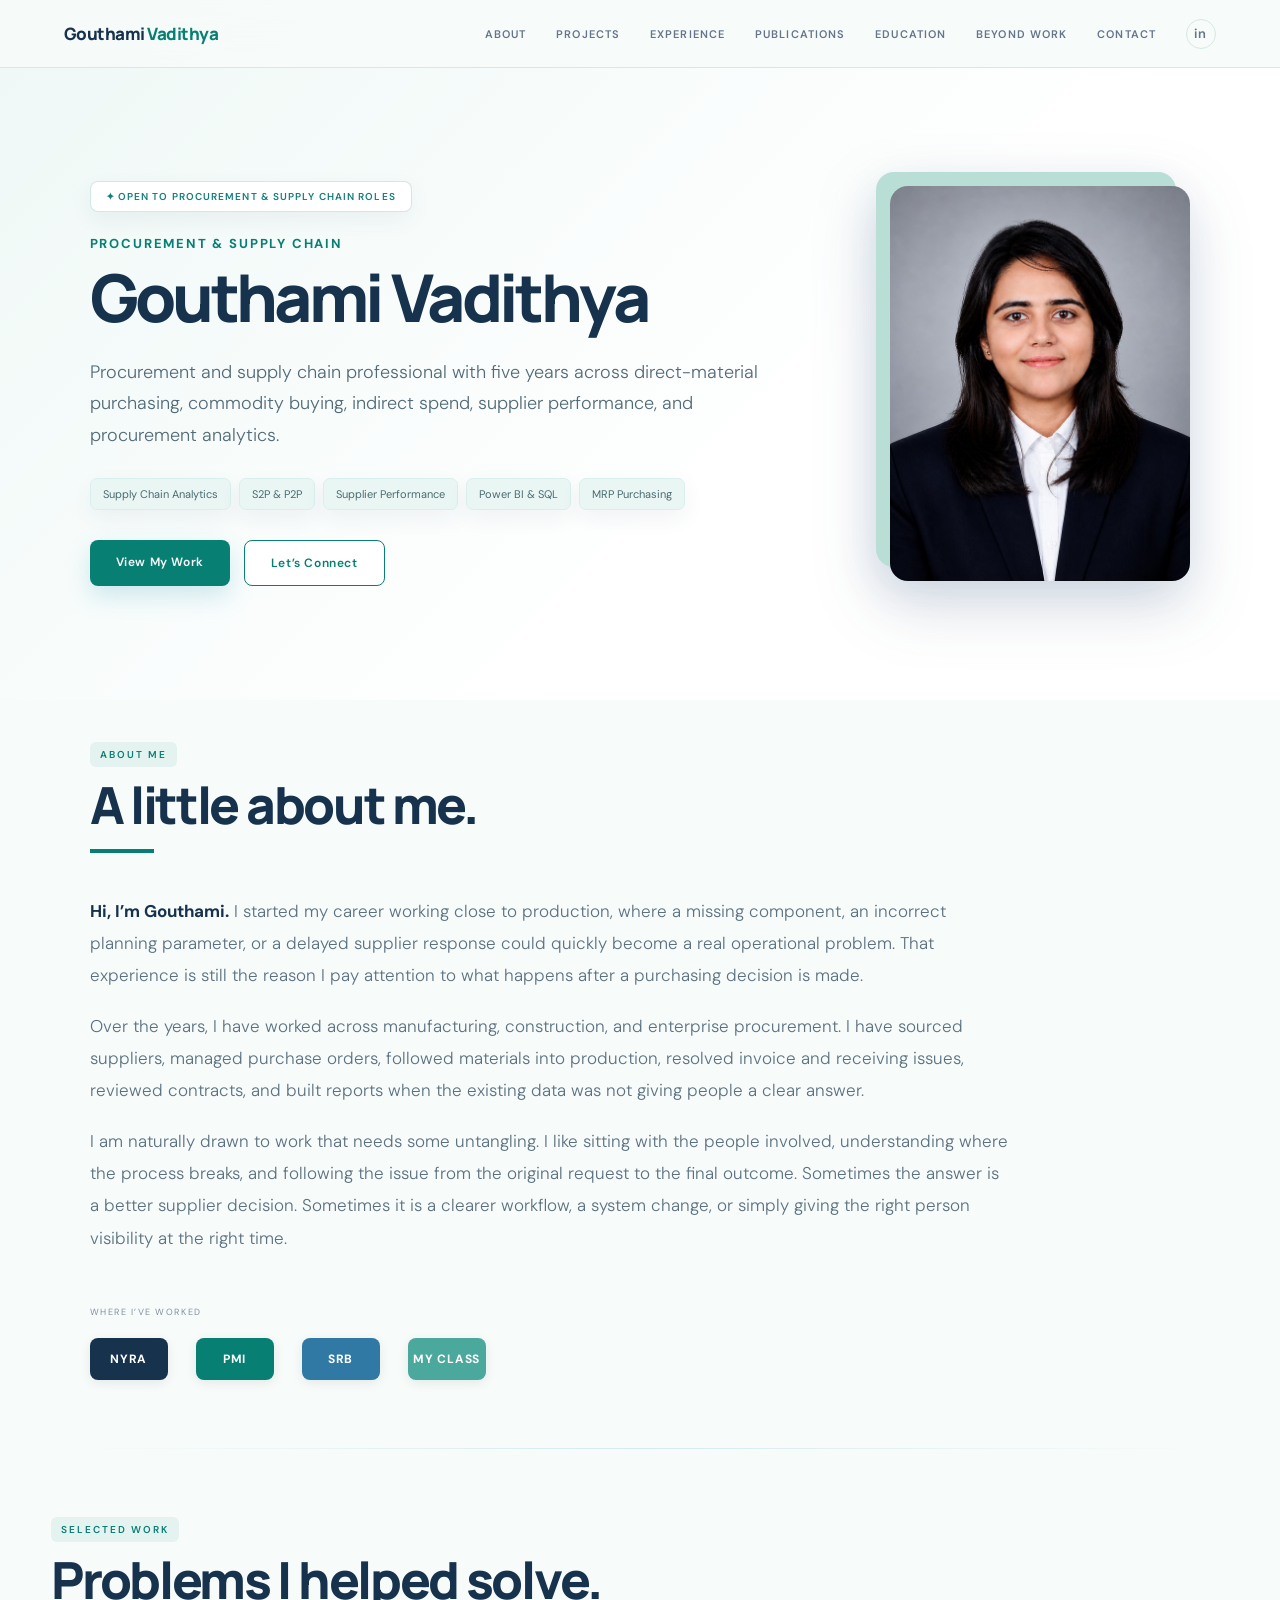
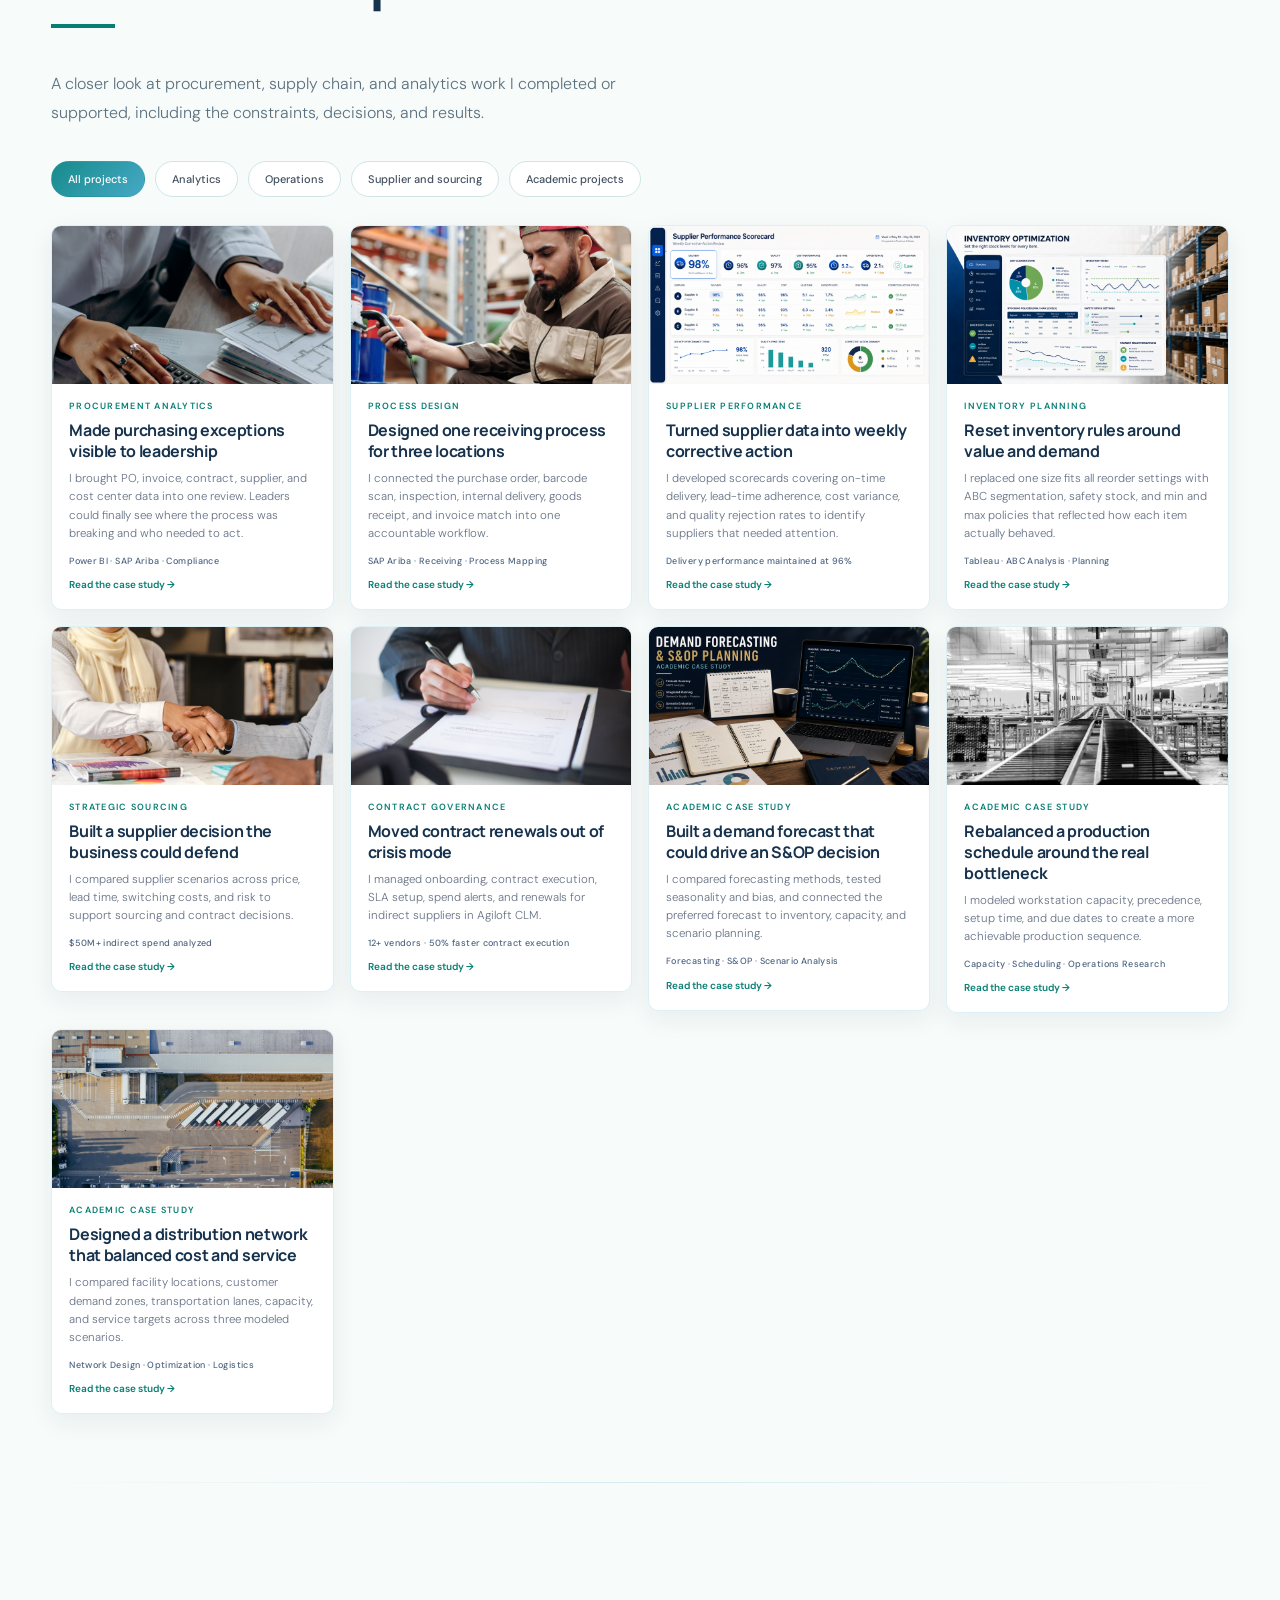
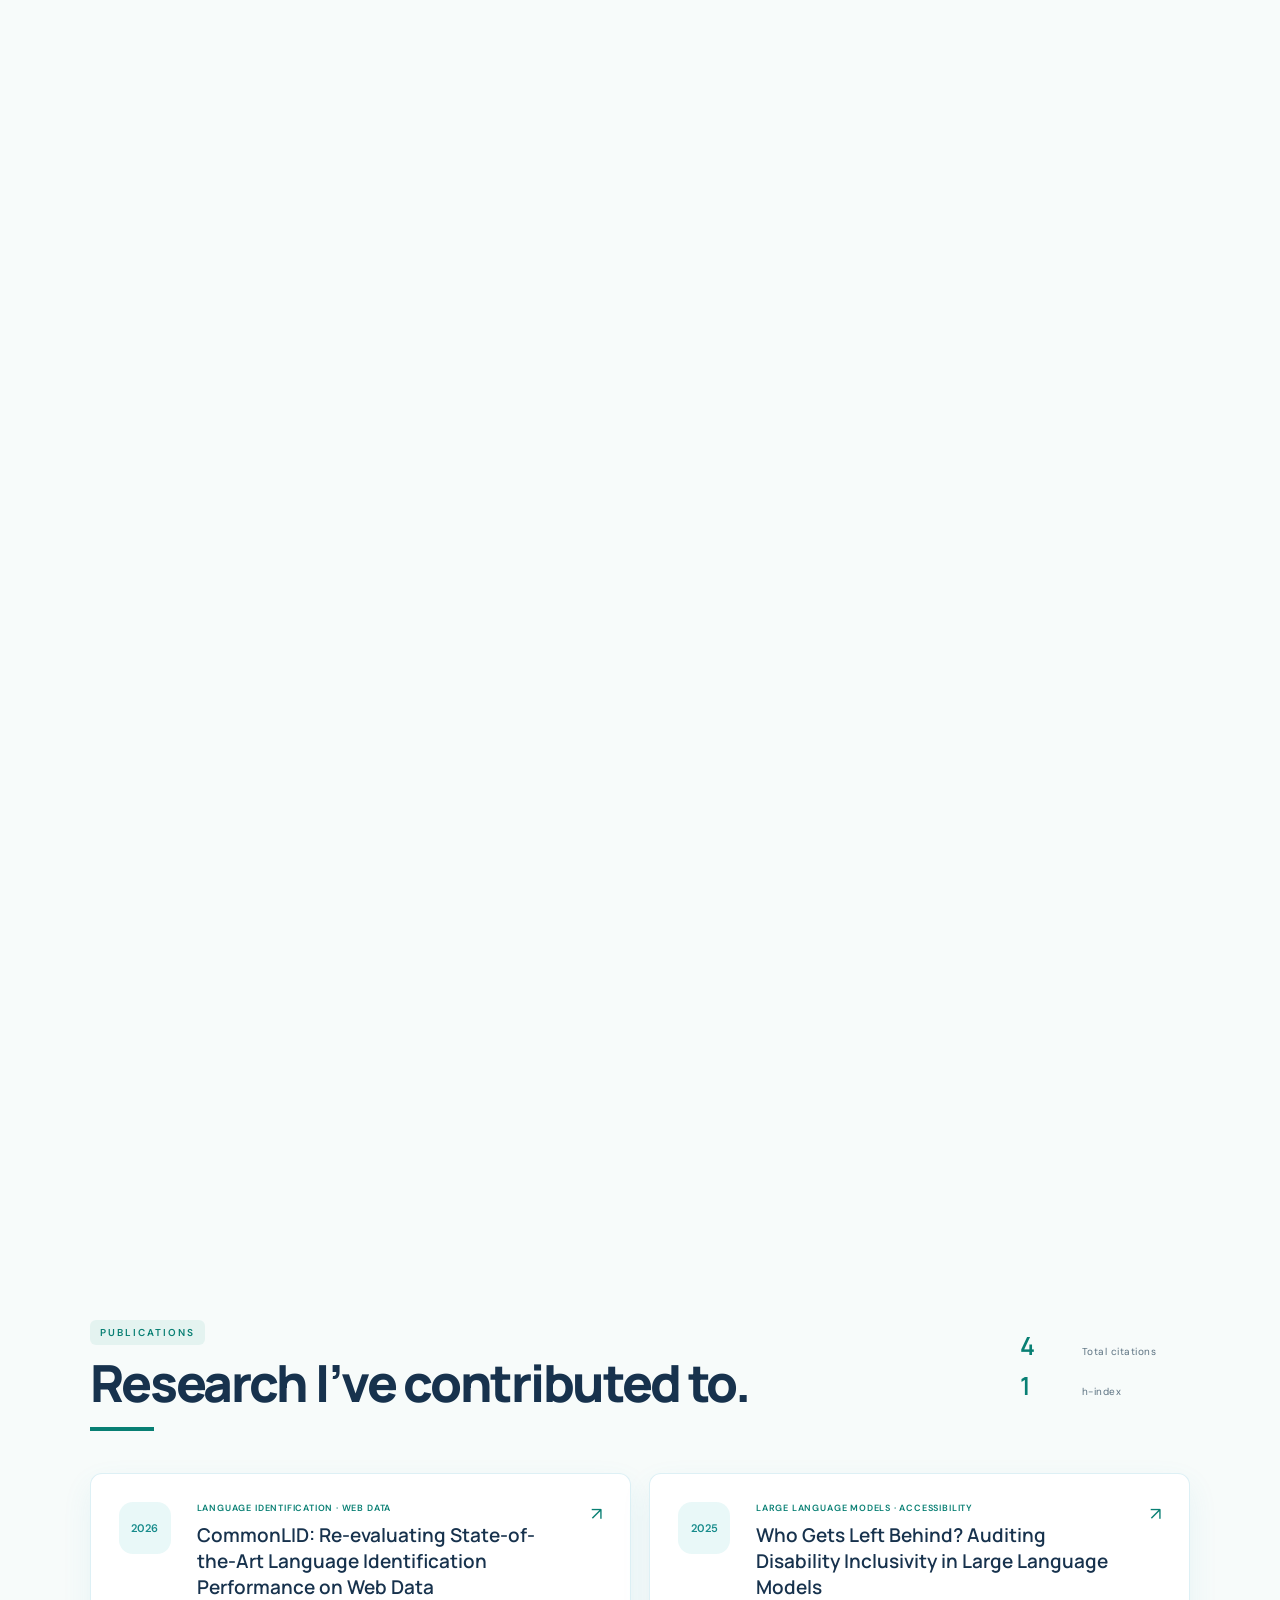
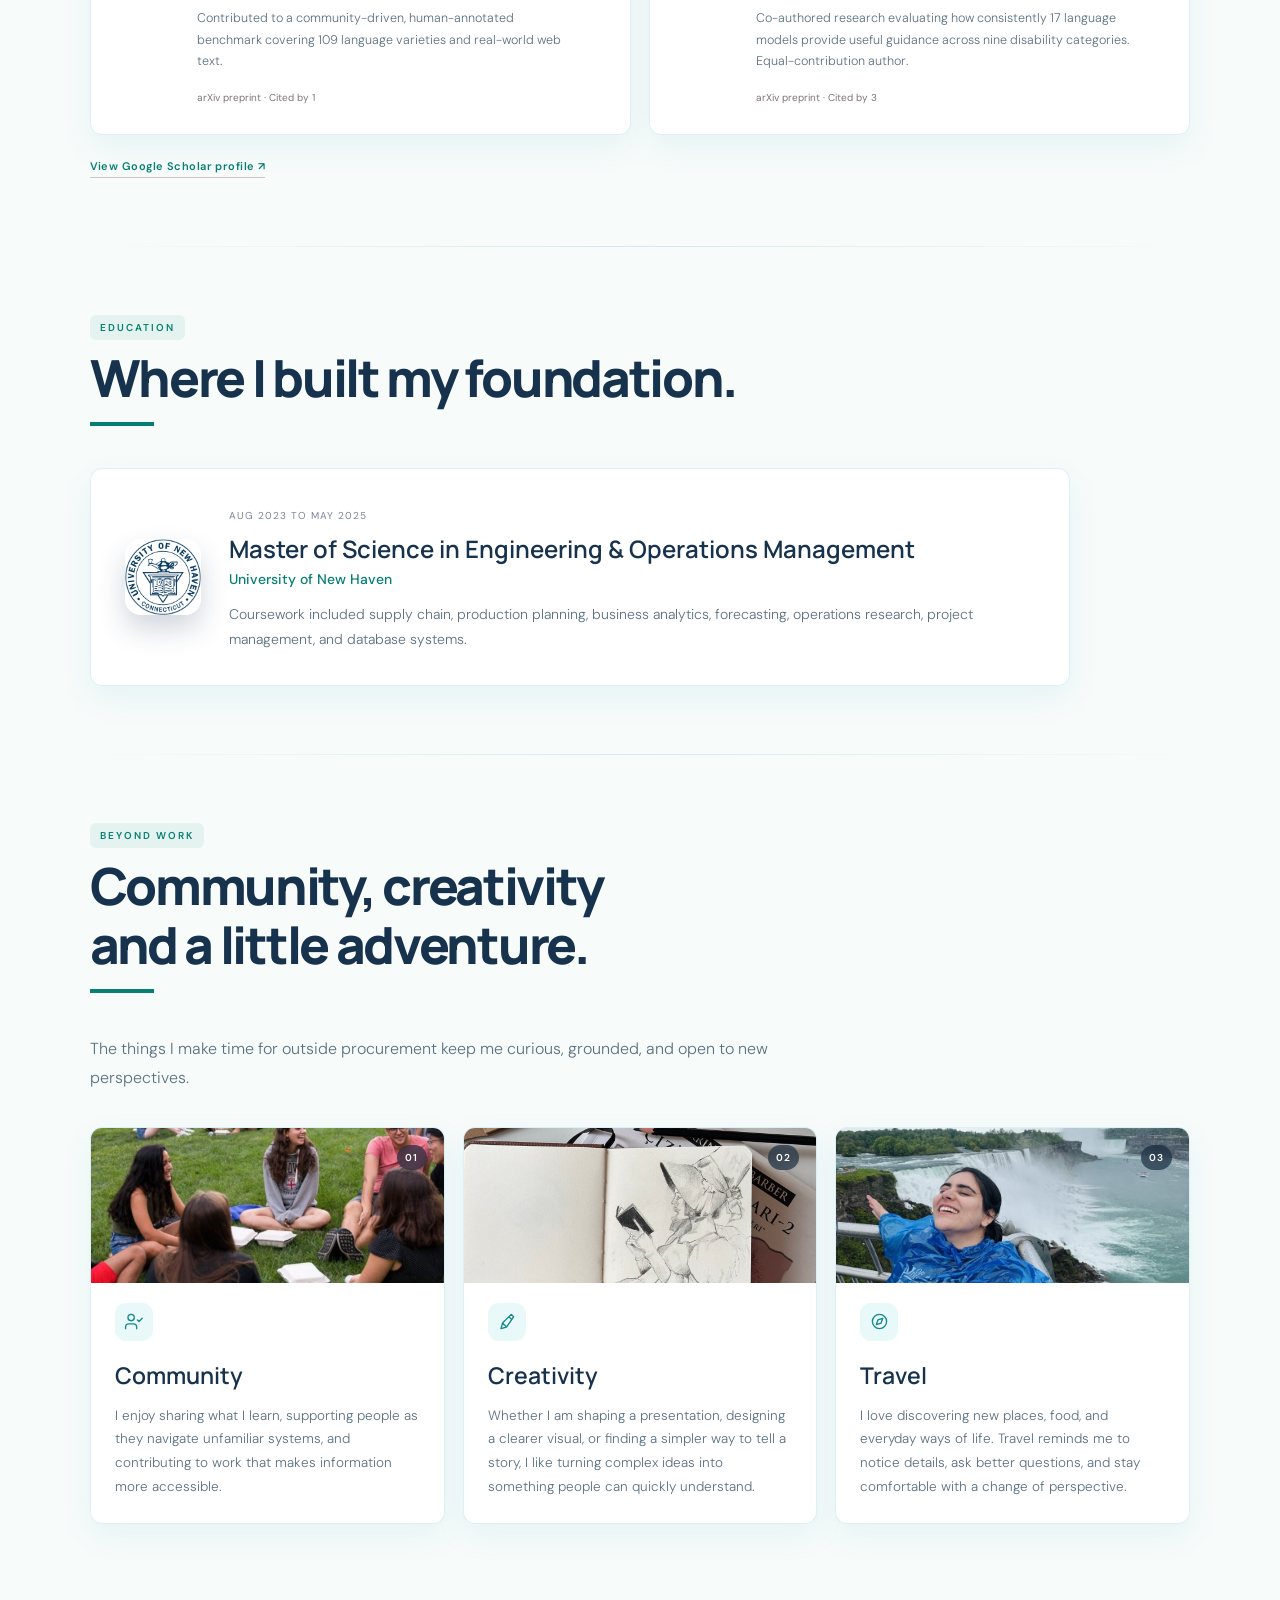
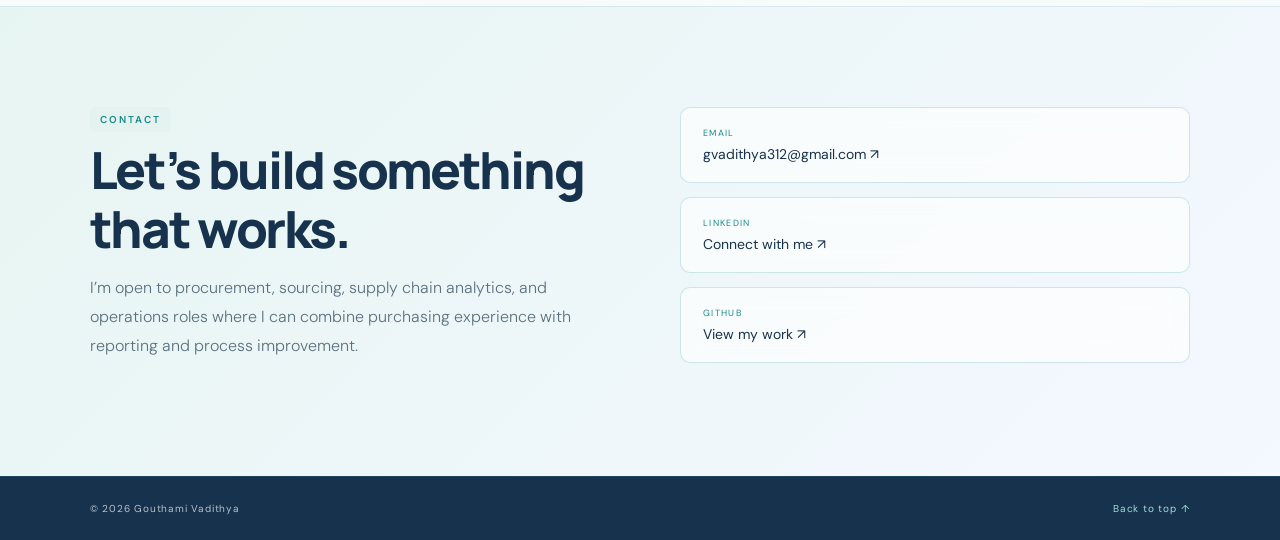
<file: index.html>
<!doctype html>
<html lang="en">
  <head>
    <meta charset="UTF-8" />
    <meta name="viewport" content="width=device-width, initial-scale=1" />
    <meta
      name="description"
      content="Gouthami Vadithya, procurement, sourcing and supply chain portfolio."
    />
    <title>Gouthami Vadithya | Procurement & Supply Chain</title>
    <link rel="preconnect" href="https://fonts.googleapis.com" />
    <link rel="preconnect" href="https://fonts.gstatic.com" crossorigin />
    <link
      href="https://fonts.googleapis.com/css2?family=DM+Sans:wght@400;500;600;700&family=Manrope:wght@500;600;700;800&display=swap"
      rel="stylesheet"
    />
    <link rel="stylesheet" href="styles.css" />
  </head>
  <body>
    <header class="top-nav">
      <a class="brand" href="#home">Gouthami <span>Vadithya</span></a>
      <nav>
        <a href="#about">About</a><a href="#projects">Projects</a
        ><a href="#experience">Experience</a
        ><a href="#publications">Publications</a
        ><a href="#education">Education</a><a href="#beyond">Beyond Work</a
        ><a href="#contact">Contact</a>
        <a
          class="social"
          href="https://www.linkedin.com/in/gouthami-vadithya/"
          target="_blank"
          rel="noreferrer"
          >in</a
        >
      </nav>
    </header>

    <main>
      <section class="hero" id="home">
        <div class="hero-copy">
          <span class="badge">✦ Open to procurement & supply chain roles</span>
          <h1>
            <span class="hero-role">Procurement &amp; Supply Chain</span
            ><span class="hero-name">Gouthami Vadithya</span>
          </h1>
          <p>
            Procurement and supply chain professional with five years across
            direct-material purchasing, commodity buying, indirect spend,
            supplier performance, and procurement analytics.
          </p>
          <div class="chips">
            <span>Supply Chain Analytics</span><span>S2P &amp; P2P</span
            ><span>Supplier Performance</span><span>Power BI &amp; SQL</span
            ><span>MRP Purchasing</span>
          </div>
          <div class="actions">
            <a class="btn primary" href="#projects">View My Work</a
            ><a class="btn outline" href="#contact">Let’s Connect</a>
          </div>
        </div>
        <div class="photo-frame">
          <img src="gouthami-vadithya.png" alt="Gouthami Vadithya" />
        </div>
      </section>

      <section class="section about" id="about">
        <p class="eyebrow">About Me</p>
        <h2>A little about me.</h2>
        <div class="rule"></div>
        <div class="about-copy">
          <p>
            <strong>Hi, I’m Gouthami.</strong> I started my career working close
            to production, where a missing component, an incorrect planning
            parameter, or a delayed supplier response could quickly become a
            real operational problem. That experience is still the reason I pay
            attention to what happens after a purchasing decision is made.
          </p>
          <p>
            Over the years, I have worked across manufacturing, construction,
            and enterprise procurement. I have sourced suppliers, managed
            purchase orders, followed materials into production, resolved
            invoice and receiving issues, reviewed contracts, and built reports
            when the existing data was not giving people a clear answer.
          </p>
          <p>
            I am naturally drawn to work that needs some untangling. I like
            sitting with the people involved, understanding where the process
            breaks, and following the issue from the original request to the
            final outcome. Sometimes the answer is a better supplier decision.
            Sometimes it is a clearer workflow, a system change, or simply
            giving the right person visibility at the right time.
          </p>
          <div class="worked">
            <small>WHERE I’VE WORKED</small>
            <div class="work-logos">
              <div class="logo nyra">NYRA</div>
              <div class="logo pragathi">PMI</div>
              <div class="logo srb">SRB</div>
              <div class="logo diginique">MY CLASS</div>
            </div>
          </div>
        </div>
      </section>

      <section class="section projects" id="projects">
        <p class="eyebrow">Selected Work</p>
        <h2>Problems I helped <em>solve.</em></h2>
        <div class="rule"></div>
        <p class="section-intro">
          A closer look at procurement, supply chain, and analytics work I
          completed or supported, including the constraints, decisions, and
          results.
        </p>
        <div class="project-filters" role="group" aria-label="Filter projects">
          <button class="filter-button active" type="button" data-filter="all">
            All projects
          </button>
          <button class="filter-button" type="button" data-filter="analytics">
            Analytics
          </button>
          <button class="filter-button" type="button" data-filter="operations">
            Operations
          </button>
          <button class="filter-button" type="button" data-filter="supplier">
            Supplier and sourcing
          </button>
          <button class="filter-button" type="button" data-filter="academic">
            Academic projects
          </button>
        </div>
        <div class="project-grid">
          <a
            class="project-card"
            data-category="analytics"
            href="projects/invoice-before-po/"
            ><div class="project-image-wrap">
              <img
                class="project-image"
                src="project-invoice-before-po.png"
                alt="Concept illustration of a procurement compliance dashboard"
              /><span class="project-hover-label">View project</span>
            </div>
            <div class="card-body">
              <span class="tag">Procurement Analytics</span>
              <h3>Made purchasing exceptions visible to leadership</h3>
              <p>
                I brought PO, invoice, contract, supplier, and cost center data
                into one review. Leaders could finally see where the process was
                breaking and who needed to act.
              </p>
              <b>Power BI · SAP Ariba · Compliance</b
              ><span class="read-more">Read the case study</span>
            </div></a
          >
          <a
            class="project-card"
            data-category="operations"
            href="projects/centralized-receiving/"
            ><div class="project-image-wrap">
              <img
                class="project-image"
                src="project-centralized-receiving.png"
                alt="Concept illustration of a centralized receiving workflow"
              /><span class="project-hover-label">View project</span>
            </div>
            <div class="card-body">
              <span class="tag">Process Design</span>
              <h3>Designed one receiving process for three locations</h3>
              <p>
                I connected the purchase order, barcode scan, inspection,
                internal delivery, goods receipt, and invoice match into one
                accountable workflow.
              </p>
              <b>SAP Ariba · Receiving · Process Mapping</b
              ><span class="read-more">Read the case study</span>
            </div></a
          >
          <a
            class="project-card"
            data-category="supplier"
            href="projects/supplier-scorecard/"
            ><div class="project-image-wrap">
              <img
                class="project-image"
                src="project-supplier-scorecard.png"
                alt="Concept illustration of a supplier performance scorecard"
              /><span class="project-hover-label">View project</span>
            </div>
            <div class="card-body">
              <span class="tag">Supplier Performance</span>
              <h3>Turned supplier data into weekly corrective action</h3>
              <p>
                I developed scorecards covering on-time delivery, lead-time
                adherence, cost variance, and quality rejection rates to
                identify suppliers that needed attention.
              </p>
              <b>Delivery performance maintained at 96%</b
              ><span class="read-more">Read the case study</span>
            </div></a
          >
          <a
            class="project-card"
            data-category="operations analytics"
            href="projects/inventory-optimization/"
            ><div class="project-image-wrap">
              <img
                class="project-image"
                src="project-inventory-optimization.png"
                alt="Concept illustration of an inventory planning dashboard"
              /><span class="project-hover-label">View project</span>
            </div>
            <div class="card-body">
              <span class="tag">Inventory Planning</span>
              <h3>Reset inventory rules around value and demand</h3>
              <p>
                I replaced one size fits all reorder settings with ABC
                segmentation, safety stock, and min and max policies that
                reflected how each item actually behaved.
              </p>
              <b>Tableau · ABC Analysis · Planning</b
              ><span class="read-more">Read the case study</span>
            </div></a
          >
          <a
            class="project-card"
            data-category="supplier"
            href="projects/strategic-sourcing/"
            ><div class="project-image-wrap">
              <img
                class="project-image"
                src="project-strategic-sourcing.png"
                alt="Concept illustration of a strategic sourcing evaluation"
              /><span class="project-hover-label">View project</span>
            </div>
            <div class="card-body">
              <span class="tag">Strategic Sourcing</span>
              <h3>Built a supplier decision the business could defend</h3>
              <p>
                I compared supplier scenarios across price, lead time, switching
                costs, and risk to support sourcing and contract decisions.
              </p>
              <b>$50M+ indirect spend analyzed</b
              ><span class="read-more">Read the case study</span>
            </div></a
          >
          <a
            class="project-card"
            data-category="supplier operations"
            href="projects/contract-governance/"
            ><div class="project-image-wrap">
              <img
                class="project-image"
                src="project-contract-governance.png"
                alt="Concept illustration of a contract renewal dashboard"
              /><span class="project-hover-label">View project</span>
            </div>
            <div class="card-body">
              <span class="tag">Contract Governance</span>
              <h3>Moved contract renewals out of crisis mode</h3>
              <p>
                I managed onboarding, contract execution, SLA setup, spend
                alerts, and renewals for indirect suppliers in Agiloft CLM.
              </p>
              <b>12+ vendors · 50% faster contract execution</b
              ><span class="read-more">Read the case study</span>
            </div></a
          >
          <a
            class="project-card"
            data-category="academic analytics"
            href="projects/demand-forecasting/"
            ><div class="project-image-wrap">
              <img
                class="project-image"
                src="project-demand-forecasting.png"
                alt="Academic demand forecasting and S&amp;OP planning case study"
              /><span class="project-hover-label">View project</span>
            </div>
            <div class="card-body">
              <span class="tag">Academic Case Study</span>
              <h3>
                Built a demand forecast that could drive an S&amp;OP decision
              </h3>
              <p>
                I compared forecasting methods, tested seasonality and bias, and
                connected the preferred forecast to inventory, capacity, and
                scenario planning.
              </p>
              <b>Forecasting · S&amp;OP · Scenario Analysis</b
              ><span class="read-more">Read the case study</span>
            </div></a
          >
          <a
            class="project-card"
            data-category="academic operations"
            href="projects/production-scheduling/"
            ><div class="project-image-wrap">
              <img
                class="project-image"
                src="project-production-scheduling.png"
                alt="Academic production capacity and scheduling case study"
              /><span class="project-hover-label">View project</span>
            </div>
            <div class="card-body">
              <span class="tag">Academic Case Study</span>
              <h3>
                Rebalanced a production schedule around the real bottleneck
              </h3>
              <p>
                I modeled workstation capacity, precedence, setup time, and due
                dates to create a more achievable production sequence.
              </p>
              <b>Capacity · Scheduling · Operations Research</b
              ><span class="read-more">Read the case study</span>
            </div></a
          >
          <a
            class="project-card"
            data-category="academic analytics operations"
            href="projects/network-design/"
            ><div class="project-image-wrap">
              <img
                class="project-image"
                src="project-network-design.png"
                alt="Academic supply chain network design case study"
              /><span class="project-hover-label">View project</span>
            </div>
            <div class="card-body">
              <span class="tag">Academic Case Study</span>
              <h3>
                Designed a distribution network that balanced cost and service
              </h3>
              <p>
                I compared facility locations, customer demand zones,
                transportation lanes, capacity, and service targets across three
                modeled scenarios.
              </p>
              <b>Network Design · Optimization · Logistics</b
              ><span class="read-more">Read the case study</span>
            </div></a
          >
        </div>
      </section>

      <section class="section experience" id="experience">
        <p class="eyebrow">Experience</p>
        <h2>Work I’ve <em>done.</em></h2>
        <div class="rule"></div>
        <div class="timeline">
          <article>
            <div class="timeline-icon company-mark nyra-mark" aria-hidden="true">
              <img src="nyra-logo.png" alt="" />
            </div>
            <div class="exp-main">
              <div class="exp-head">
                <div>
                  <h3>Procurement Analyst</h3>
                  <h4>The New York Racing Association · New York, NY</h4>
                  <p class="exp-date">September 2025 to Present</p>
                </div>
              </div>
              <p class="experience-summary">
                Support sourcing, purchasing operations, supplier performance,
                contract tracking, and procurement reporting across IT,
                logistics, and facilities using SAP, Ariba, Power BI, SQL, and
                Excel VBA.
              </p>
            </div>
          </article>
          <article>
            <div class="timeline-icon company-mark pmi-mark" aria-hidden="true">
              <img src="pmi-logo.svg" alt="" />
            </div>
            <div class="exp-main">
              <div class="exp-head">
                <div>
                  <h3>Supply Chain Analyst - Purchasing &amp; Material Planning</h3>
                  <h4>Pragathi Micro Instruments Pvt Ltd · Hyderabad, India</h4>
                  <p class="exp-date">March 2021 to July 2023</p>
                </div>
              </div>
              <p class="experience-summary">
                Managed MRP-driven purchasing for electronic components and
                PCBs, including purchase orders, material planning parameters,
                BOM reviews, engineering changes, and supplier qualification.
              </p>
            </div>
          </article>
          <article>
            <div class="timeline-icon company-mark srb-mark" aria-hidden="true">
              <img src="srb-logo.svg" alt="" />
            </div>
            <div class="exp-main">
              <div class="exp-head">
                <div>
                  <h3>Supply Chain Analyst</h3>
                  <h4>SRB Construction Pvt Ltd · Hyderabad, India</h4>
                  <p class="exp-date">January 2020 to March 2021</p>
                </div>
              </div>
              <p class="experience-summary">
                Coordinated structural-material deliveries across construction
                sites and supported supplier performance, commodity-cost
                analysis, purchasing reports, and supply-bottleneck resolution.
              </p>
            </div>
          </article>
          <article>
            <div class="timeline-icon company-mark initials-mark" aria-hidden="true">
              <span>RCI</span>
            </div>
            <div class="exp-main">
              <div class="exp-head">
                <div>
                  <h3>Supply Chain Coordinator</h3>
                  <h4>Research Centre Imarat (RCI) · Hyderabad, India</h4>
                  <p class="exp-date">June 2019 to November 2019</p>
                </div>
              </div>
              <p class="experience-summary">
                Coordinated purchase-order follow-ups and delivery schedules for
                R&amp;D procurement while maintaining Excel trackers for
                requisitions, goods receipts, and invoice reconciliation.
              </p>
            </div>
          </article>
          <article>
            <div class="timeline-icon company-mark initials-mark" aria-hidden="true">
              <span>MC</span>
            </div>
            <div class="exp-main">
              <div class="exp-head">
                <div>
                  <h3>Data Analyst</h3>
                  <h4>MY Class Institute of Engineering · Mumbai, India</h4>
                  <p class="exp-date">October 2018 to March 2019</p>
                </div>
              </div>
              <p class="experience-summary">
                Built KPI dashboards and completed financial and demand
                analysis to support enrollment planning, budgeting, and
                resource decisions.
              </p>
            </div>
          </article>
        </div>
      </section>

      <section class="section publications" id="publications">
        <div class="publications-heading">
          <div>
            <p class="eyebrow">Publications</p>
            <h2>Research I’ve <em>contributed to.</em></h2>
            <div class="rule"></div>
          </div>
          <div class="scholar-summary">
            <strong>4</strong><span>Total citations</span><strong>1</strong
            ><span>h-index</span>
          </div>
        </div>
        <div class="publication-list">
          <a
            class="publication-card"
            href="https://arxiv.org/abs/2601.18026"
            target="_blank"
            rel="noreferrer"
          >
            <div class="publication-year">2026</div>
            <div class="publication-copy">
              <span>Language Identification · Web Data</span>
              <h3>
                CommonLID: Re-evaluating State-of-the-Art Language
                Identification Performance on Web Data
              </h3>
              <p>
                Contributed to a community-driven, human-annotated benchmark
                covering 109 language varieties and real-world web text.
              </p>
              <small>arXiv preprint · Cited by 1</small>
            </div>
            <div class="publication-arrow" aria-hidden="true">↗</div>
          </a>
          <a
            class="publication-card"
            href="https://arxiv.org/abs/2509.00963"
            target="_blank"
            rel="noreferrer"
          >
            <div class="publication-year">2025</div>
            <div class="publication-copy">
              <span>Large Language Models · Accessibility</span>
              <h3>
                Who Gets Left Behind? Auditing Disability Inclusivity in Large
                Language Models
              </h3>
              <p>
                Co-authored research evaluating how consistently 17 language
                models provide useful guidance across nine disability
                categories. Equal-contribution author.
              </p>
              <small>arXiv preprint · Cited by 3</small>
            </div>
            <div class="publication-arrow" aria-hidden="true">↗</div>
          </a>
        </div>
        <a
          class="scholar-link"
          href="https://scholar.google.com/citations?user=ssVTwFQAAAAJ&amp;hl=en"
          target="_blank"
          rel="noreferrer"
          >View Google Scholar profile ↗</a
        >
      </section>

      <section class="section education" id="education">
        <p class="eyebrow">Education</p>
        <h2>Where I built my <em>foundation.</em></h2>
        <div class="rule"></div>
        <div class="education-card">
          <div class="education-mark">
            <img
              src="unh-logo.png"
              width="76"
              height="76"
              alt="University of New Haven Chargers logo"
            />
          </div>
          <div class="education-copy">
            <span class="education-date">AUG 2023 TO MAY 2025</span>
            <h3>Master of Science in Engineering & Operations Management</h3>
            <h4>University of New Haven</h4>
            <p>
              Coursework included supply chain, production planning, business
              analytics, forecasting, operations research, project management,
              and database systems.
            </p>
          </div>
        </div>
      </section>

      <section class="section beyond" id="beyond">
        <p class="eyebrow">Beyond Work</p>
        <h2>Community, creativity<br />and a little <em>adventure.</em></h2>
        <div class="rule"></div>
        <p class="section-intro">
          The things I make time for outside procurement keep me curious,
          grounded, and open to new perspectives.
        </p>
        <div class="beyond-grid">
          <article class="beyond-card">
            <img
              class="beyond-photo"
              src="beyond-community.jpg"
              alt="Volunteers assembling community care packages"
            />
            <div class="beyond-icon" aria-hidden="true">
              <svg viewBox="0 0 24 24">
                <path
                  d="M16 21v-2a4 4 0 0 0-4-4H6a4 4 0 0 0-4 4v2M9 11a4 4 0 1 0 0-8 4 4 0 0 0 0 8Zm8-1 2 2 4-4"
                />
              </svg>
            </div>
            <span>01</span>
            <h3>Community</h3>
            <p>
              I enjoy sharing what I learn, supporting people as they navigate
              unfamiliar systems, and contributing to work that makes
              information more accessible.
            </p>
          </article>
          <article class="beyond-card">
            <img
              class="beyond-photo"
              src="beyond-creativity.jpg"
              alt="A creative workspace with sketches and visual materials"
            />
            <div class="beyond-icon" aria-hidden="true">
              <svg viewBox="0 0 24 24">
                <path d="M12 19 5 21l2-7L18 3l3 3-9 13ZM15 6l3 3M7 14l5 5" />
              </svg>
            </div>
            <span>02</span>
            <h3>Creativity</h3>
            <p>
              Whether I am shaping a presentation, designing a clearer visual,
              or finding a simpler way to tell a story, I like turning complex
              ideas into something people can quickly understand.
            </p>
          </article>
          <article class="beyond-card">
            <img
              class="beyond-photo"
              src="beyond-travel.jpg"
              alt="Gouthami visiting Niagara Falls"
            />
            <div class="beyond-icon" aria-hidden="true">
              <svg viewBox="0 0 24 24">
                <circle cx="12" cy="12" r="9" />
                <path d="m16 8-2 6-6 2 2-6 6-2Z" />
              </svg>
            </div>
            <span>03</span>
            <h3>Travel</h3>
            <p>
              I love discovering new places, food, and everyday ways of life.
              Travel reminds me to notice details, ask better questions, and
              stay comfortable with a change of perspective.
            </p>
          </article>
        </div>
      </section>

      <section class="contact section" id="contact">
        <div>
          <p class="eyebrow">Contact</p>
          <h2>Let’s build something<br /><em>that works.</em></h2>
          <p>
            I’m open to procurement, sourcing, supply chain analytics, and
            operations roles where I can combine purchasing experience with
            reporting and process improvement.
          </p>
        </div>
        <div class="contact-links">
          <a href="mailto:gvadithya312@gmail.com"
            ><span>EMAIL</span>gvadithya312@gmail.com ↗</a
          ><a
            href="https://www.linkedin.com/in/gouthami-vadithya/"
            target="_blank"
            rel="noreferrer"
            ><span>LINKEDIN</span>Connect with me ↗</a
          ><a
            href="https://github.com/gouthami-vadithya"
            target="_blank"
            rel="noreferrer"
            ><span>GITHUB</span>View my work ↗</a
          >
        </div>
      </section>
    </main>
    <footer>© 2026 Gouthami Vadithya <a href="#home">Back to top ↑</a></footer>
    <script>
      const floatingSections = document.querySelectorAll(
        ".about, .projects, .experience, .publications, .education, .beyond, .contact, .project-card, .publication-card, .education-card, .beyond-card",
      );
      floatingSections.forEach((item) => item.classList.add("reveal"));
      const revealObserver = new IntersectionObserver(
        (entries) => {
          entries.forEach((entry) => {
            if (entry.isIntersecting) {
              entry.target.classList.add("visible");
              revealObserver.unobserve(entry.target);
            }
          });
        },
        { threshold: 0.12 },
      );
      floatingSections.forEach((item) => revealObserver.observe(item));

      const filterButtons = document.querySelectorAll(".filter-button");
      const projectCards = document.querySelectorAll(".project-card");
      filterButtons.forEach((button) => {
        button.addEventListener("click", () => {
          const selected = button.dataset.filter;
          filterButtons.forEach((item) =>
            item.classList.toggle("active", item === button),
          );
          projectCards.forEach((card) => {
            const categories = card.dataset.category.split(" ");
            card.classList.toggle(
              "filtered-out",
              selected !== "all" && !categories.includes(selected),
            );
          });
        });
      });

      if (matchMedia("(hover: hover) and (pointer: fine)").matches) {
        projectCards.forEach((card) => {
          card.addEventListener("pointermove", (event) => {
            const box = card.getBoundingClientRect();
            const x = (event.clientX - box.left) / box.width - 0.5;
            const y = (event.clientY - box.top) / box.height - 0.5;
            card.style.setProperty("--tilt-x", `${-y * 4}deg`);
            card.style.setProperty("--tilt-y", `${x * 5}deg`);
          });
          card.addEventListener("pointerleave", () => {
            card.style.removeProperty("--tilt-x");
            card.style.removeProperty("--tilt-y");
          });
        });
      }

      const navigationLinks = document.querySelectorAll(
        ".top-nav nav a[href^='#']",
      );
      const pageSections = document.querySelectorAll("main > section[id]");
      const navigationObserver = new IntersectionObserver(
        (entries) => {
          entries.forEach((entry) => {
            if (entry.isIntersecting) {
              navigationLinks.forEach((link) => {
                link.classList.toggle(
                  "active",
                  link.getAttribute("href") === `#${entry.target.id}`,
                );
              });
            }
          });
        },
        { rootMargin: "-35% 0px -55% 0px" },
      );
      pageSections.forEach((section) => navigationObserver.observe(section));

    </script>
  </body>
</html>
</file>
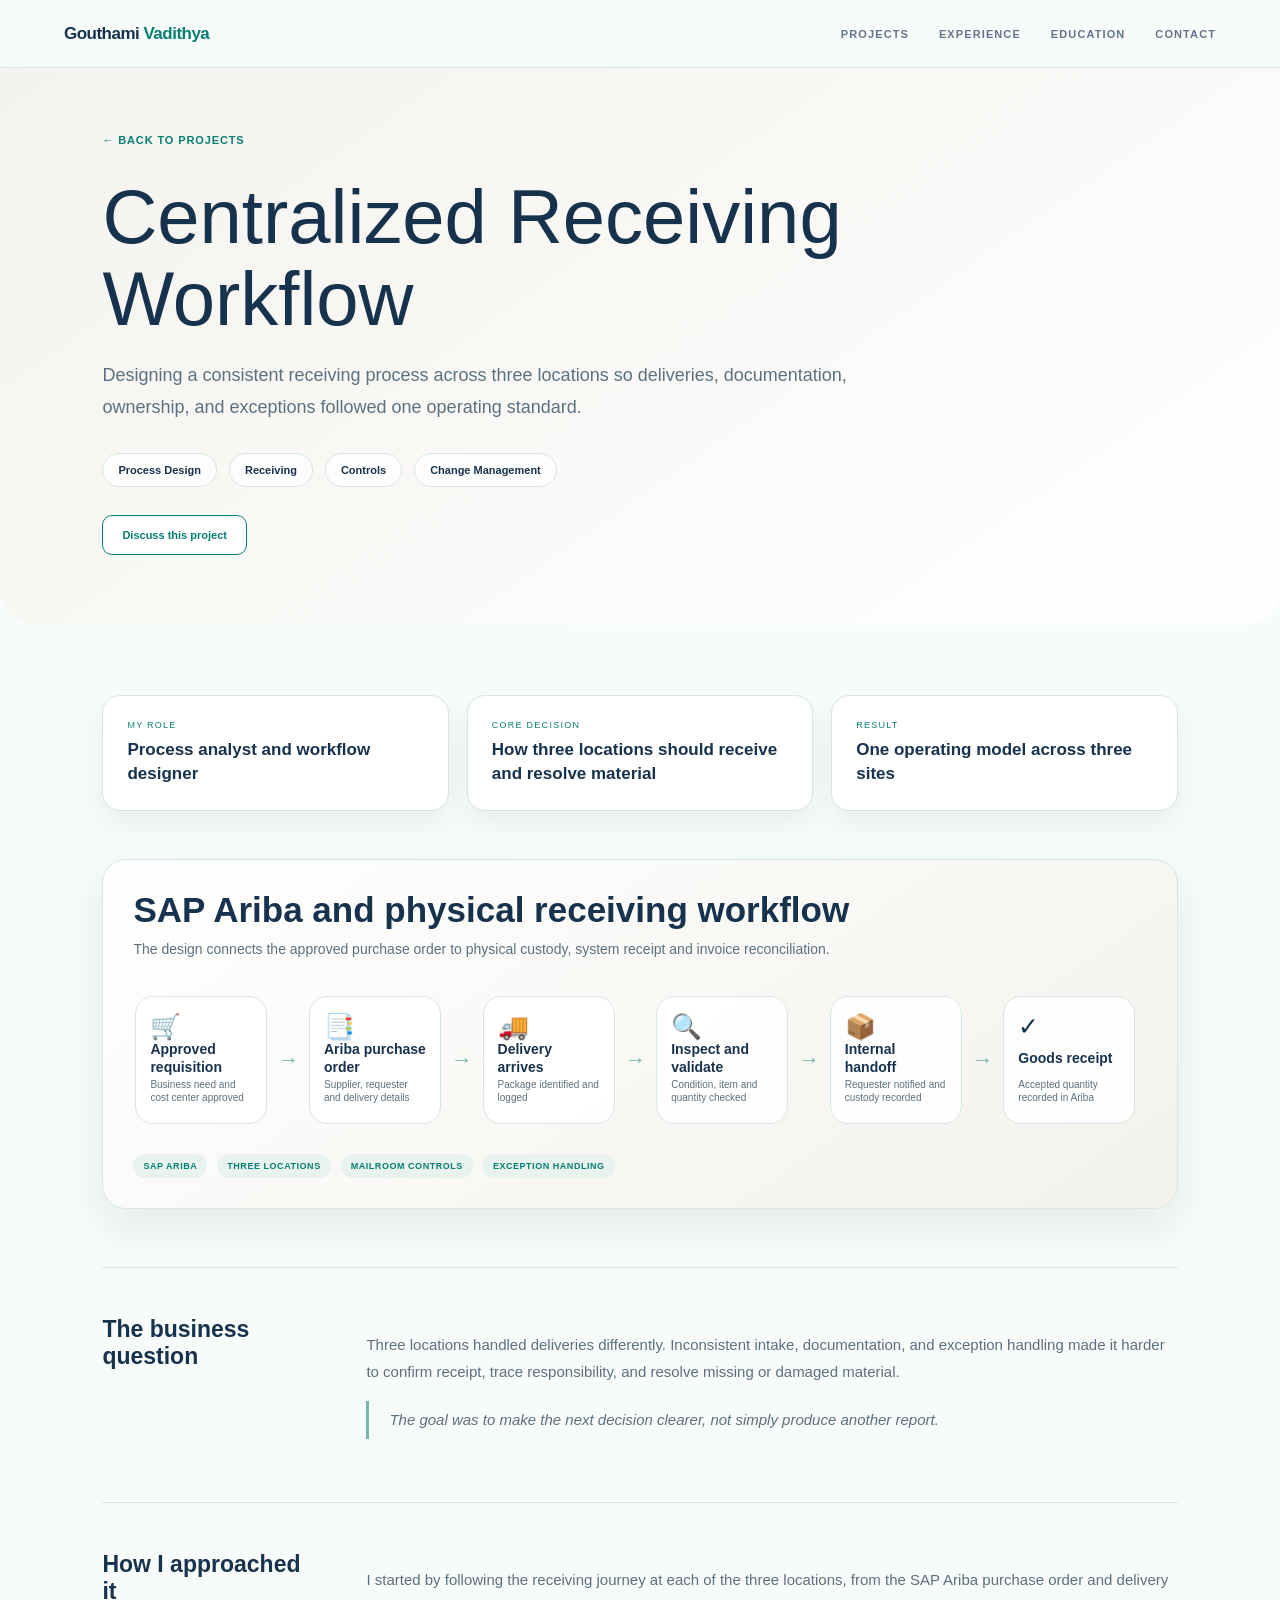
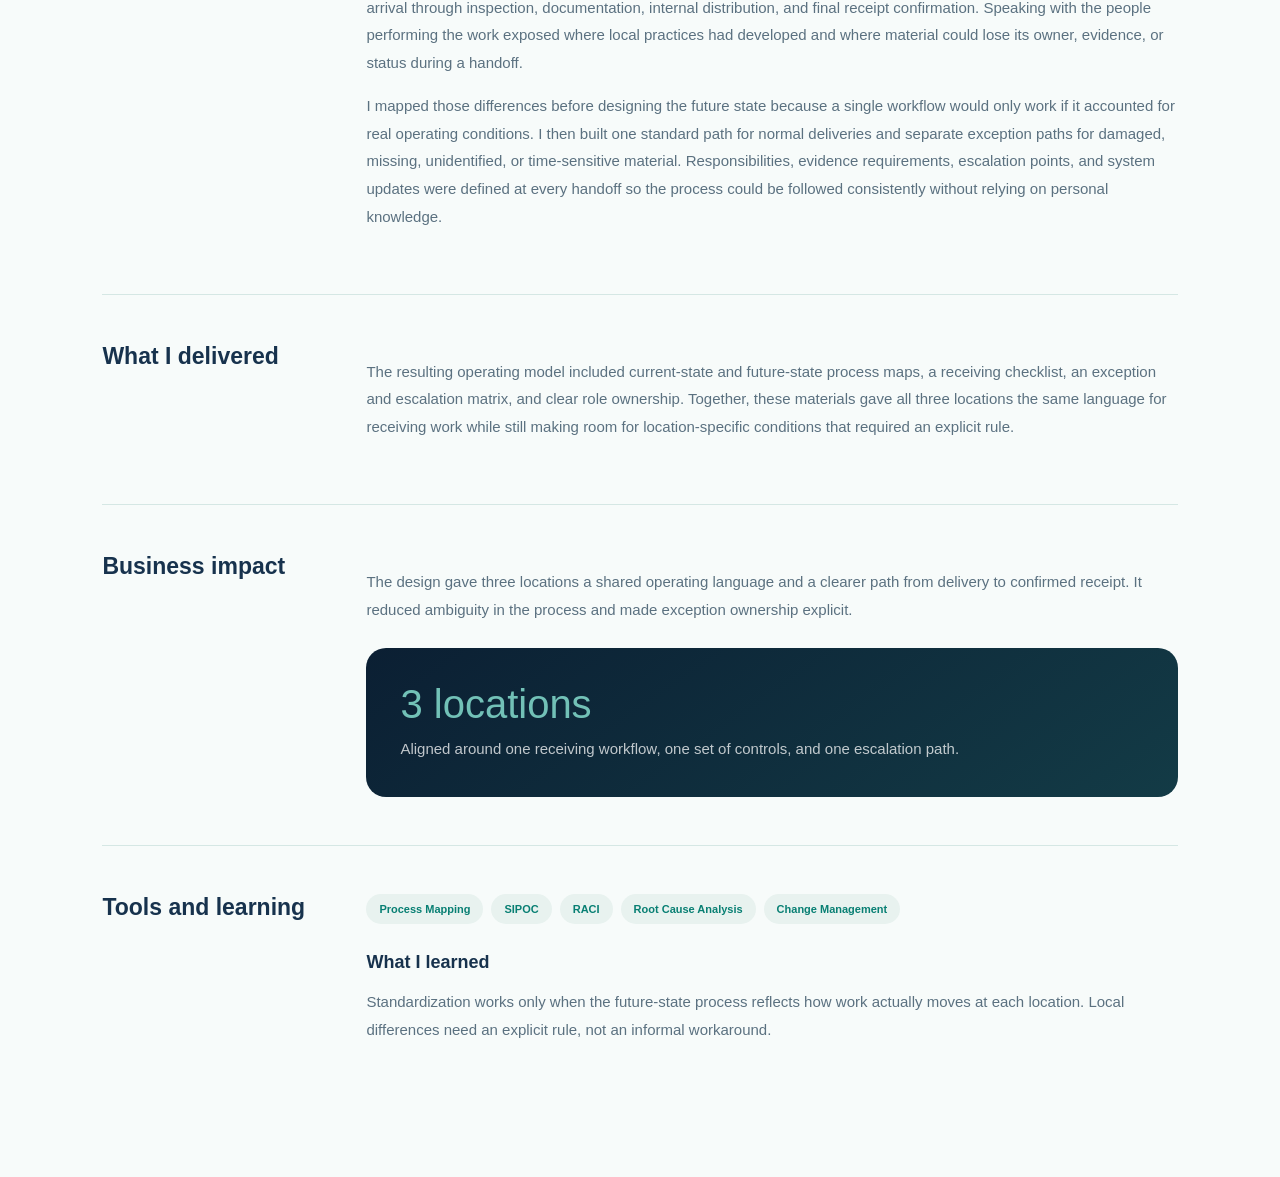
<file: projects/centralized-receiving/index.html>
<!doctype html>
<html lang="en">
<head><meta charset="UTF-8"><meta name="viewport" content="width=device-width,initial-scale=1"><title>Centralized Receiving Workflow | Gouthami Vadithya</title><link rel="stylesheet" href="../../case-study.css"></head>
<body>
<header class="top-nav"><a class="brand" href="../../">Gouthami <span>Vadithya</span></a><nav><a href="../../#projects">Projects</a><a href="../../#experience">Experience</a><a href="../../#education">Education</a><a href="../../#contact">Contact</a></nav></header>
<main>
  <section class="case-hero">
    <a class="case-back" href="../../#projects">← BACK TO PROJECTS</a>
    <h1>Centralized Receiving Workflow</h1>
    <p>Designing a consistent receiving process across three locations so deliveries, documentation, ownership, and exceptions followed one operating standard.</p>
    <div class="case-metrics"><span>Process Design</span><span>Receiving</span><span>Controls</span><span>Change Management</span></div>
    <div class="case-actions"><a class="linkedin-link" href="https://www.linkedin.com/in/gouthami-vadithya/" target="_blank" rel="noreferrer">Discuss this project</a></div>
  </section>
  <div class="case-body">
    <div class="case-summary"><div class="summary-item"><span>My role</span><strong>Process analyst and workflow designer</strong></div><div class="summary-item"><span>Core decision</span><strong>How three locations should receive and resolve material</strong></div><div class="summary-item"><span>Result</span><strong>One operating model across three sites</strong></div></div><section class="process-visual"><h2>SAP Ariba and physical receiving workflow</h2><p>The design connects the approved purchase order to physical custody, system receipt and invoice reconciliation.</p><div class="project-flow" role="img" aria-label="SAP Ariba and physical receiving workflow"><div class="flow-node"><span class="flow-icon">🛒</span><strong>Approved requisition</strong><small>Business need and cost center approved</small></div><span class="flow-arrow" aria-hidden="true">→</span><div class="flow-node"><span class="flow-icon">📑</span><strong>Ariba purchase order</strong><small>Supplier, requester and delivery details</small></div><span class="flow-arrow" aria-hidden="true">→</span><div class="flow-node"><span class="flow-icon">🚚</span><strong>Delivery arrives</strong><small>Package identified and logged</small></div><span class="flow-arrow" aria-hidden="true">→</span><div class="flow-node"><span class="flow-icon">🔍</span><strong>Inspect and validate</strong><small>Condition, item and quantity checked</small></div><span class="flow-arrow" aria-hidden="true">→</span><div class="flow-node"><span class="flow-icon">📦</span><strong>Internal handoff</strong><small>Requester notified and custody recorded</small></div><span class="flow-arrow" aria-hidden="true">→</span><div class="flow-node"><span class="flow-icon">✓</span><strong>Goods receipt</strong><small>Accepted quantity recorded in Ariba</small></div><span class="flow-arrow" aria-hidden="true">→</span><div class="flow-node"><span class="flow-icon">🧾</span><strong>Three-way match</strong><small>PO, receipt and invoice reconciled</small></div><span class="flow-arrow" aria-hidden="true">→</span><div class="flow-node"><span class="flow-icon">↻</span><strong>Resolve exceptions</strong><small>Damage, partial or unidentified delivery</small></div></div><div class="visual-legend"><span>SAP Ariba</span><span>Three locations</span><span>Mailroom controls</span><span>Exception handling</span></div></section>
    <section class="case-section"><h2>The business question</h2><div><p>Three locations handled deliveries differently. Inconsistent intake, documentation, and exception handling made it harder to confirm receipt, trace responsibility, and resolve missing or damaged material.</p><p class="case-note">The goal was to make the next decision clearer, not simply produce another report.</p></div></section>
    <section class="case-section"><h2>How I approached it</h2><div><p>I started by following the receiving journey at each of the three locations, from the SAP Ariba purchase order and delivery arrival through inspection, documentation, internal distribution, and final receipt confirmation. Speaking with the people performing the work exposed where local practices had developed and where material could lose its owner, evidence, or status during a handoff.</p><p>I mapped those differences before designing the future state because a single workflow would only work if it accounted for real operating conditions. I then built one standard path for normal deliveries and separate exception paths for damaged, missing, unidentified, or time-sensitive material. Responsibilities, evidence requirements, escalation points, and system updates were defined at every handoff so the process could be followed consistently without relying on personal knowledge.</p></div></section>
    <section class="case-section"><h2>What I delivered</h2><div><p>The resulting operating model included current-state and future-state process maps, a receiving checklist, an exception and escalation matrix, and clear role ownership. Together, these materials gave all three locations the same language for receiving work while still making room for location-specific conditions that required an explicit rule.</p></div></section>
    <section class="case-section"><h2>Business impact</h2><div><p>The design gave three locations a shared operating language and a clearer path from delivery to confirmed receipt. It reduced ambiguity in the process and made exception ownership explicit.</p><div class="impact-box"><strong>3 locations</strong><p>Aligned around one receiving workflow, one set of controls, and one escalation path.</p></div></div></section>
    <section class="case-section"><h2>Tools and learning</h2><div><div class="tool-row"><span>Process Mapping</span><span>SIPOC</span><span>RACI</span><span>Root Cause Analysis</span><span>Change Management</span></div><h3>What I learned</h3><p>Standardization works only when the future-state process reflects how work actually moves at each location. Local differences need an explicit rule, not an informal workaround.</p></div></section>
  </div>
</main>
</body>
</html>
</file>
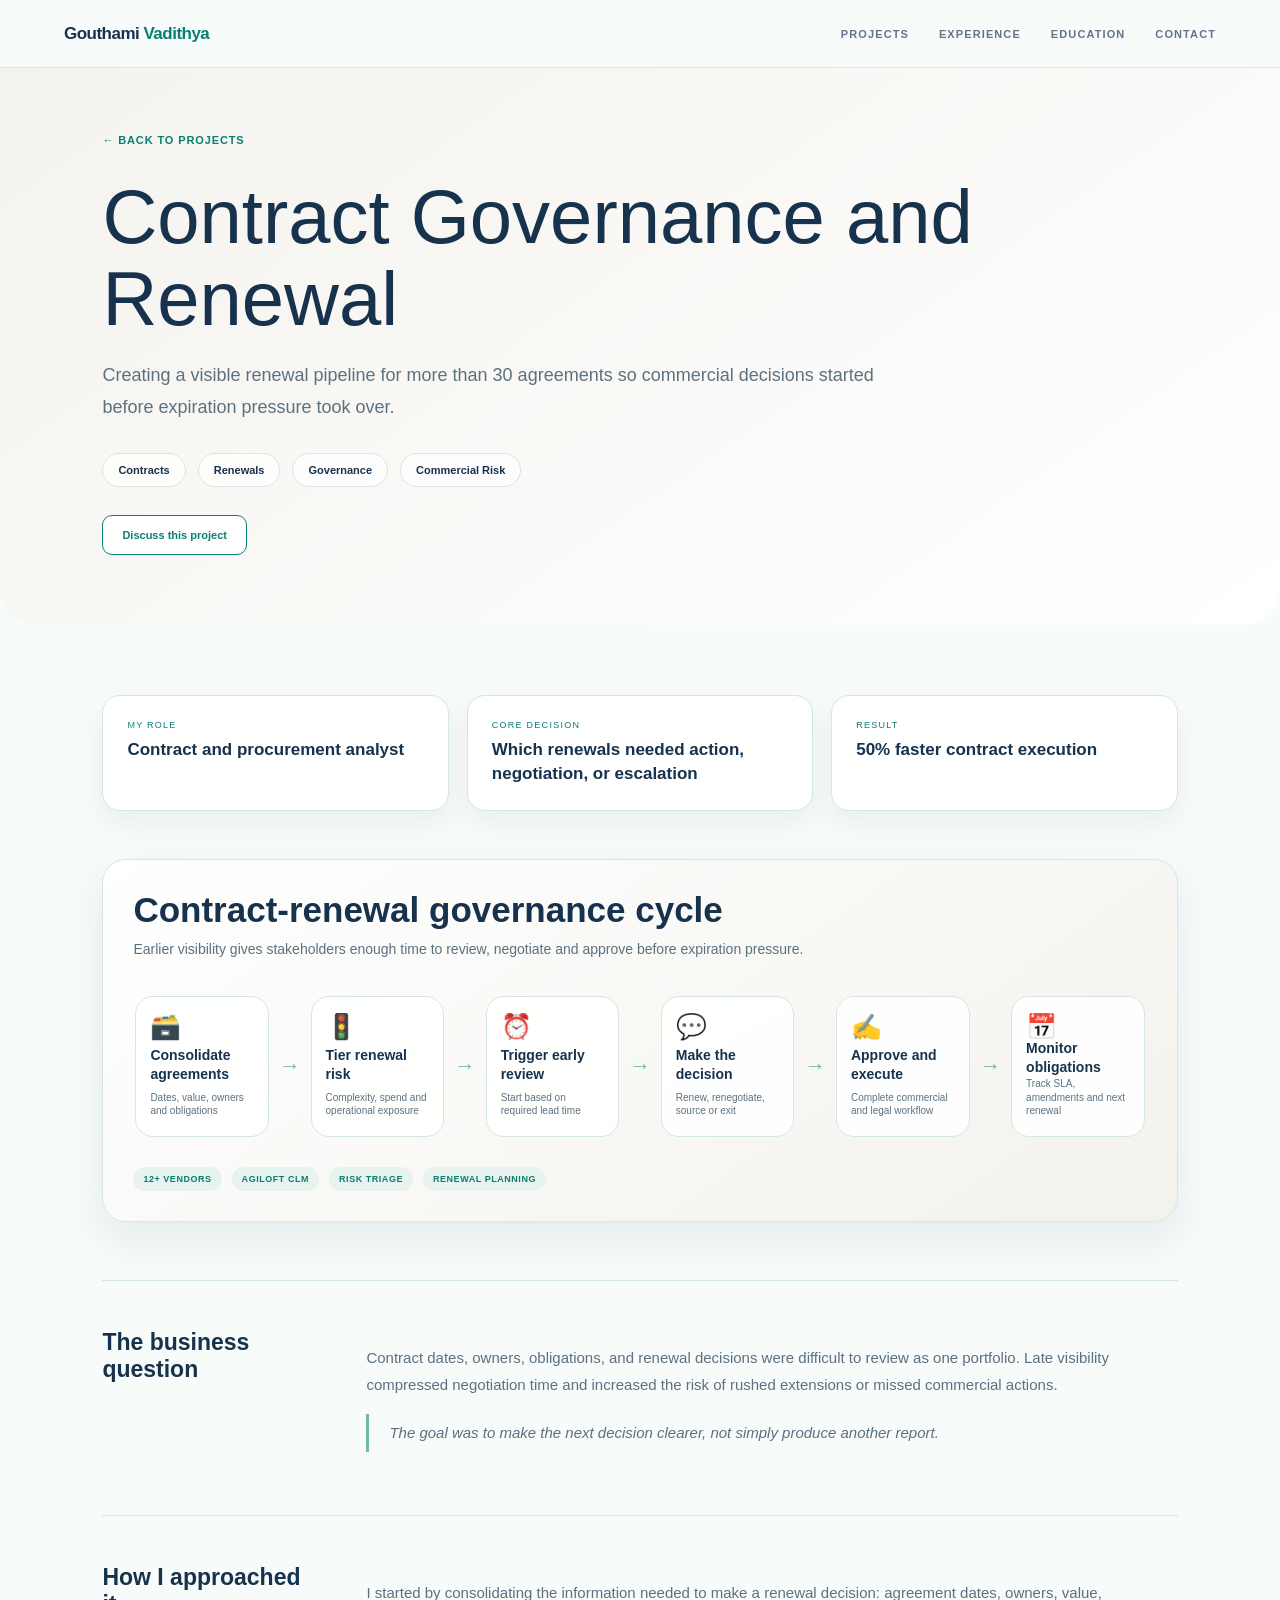
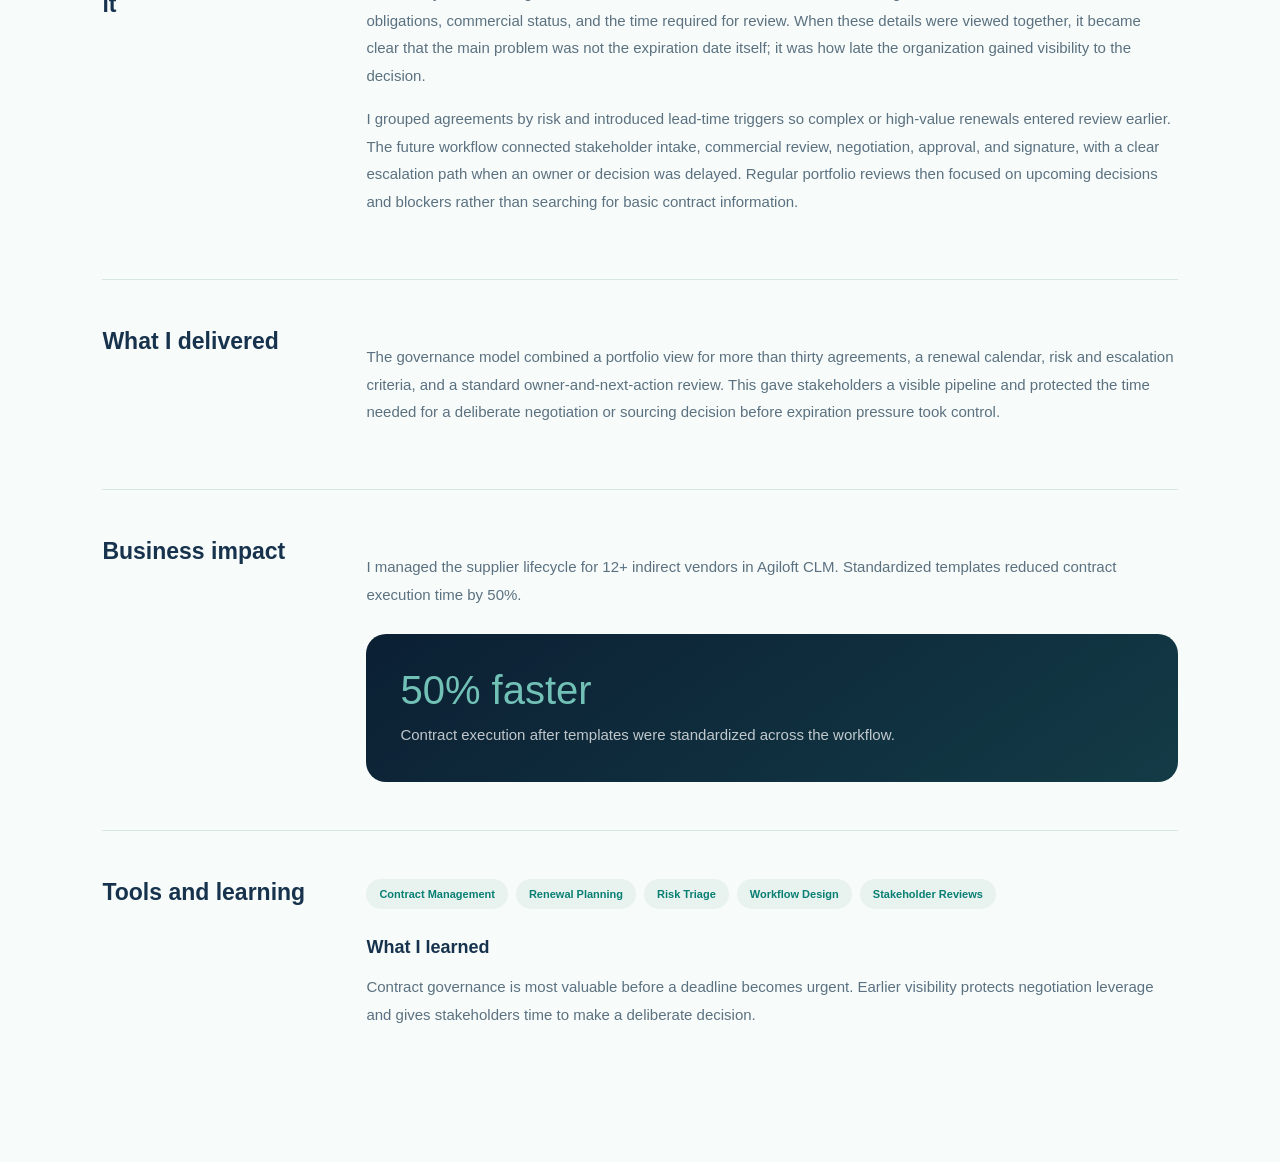
<file: projects/contract-governance/index.html>
<!doctype html>
<html lang="en">
  <head>
    <meta charset="UTF-8" />
    <meta name="viewport" content="width=device-width,initial-scale=1" />
    <title>Contract Governance and Renewal | Gouthami Vadithya</title>
    <link rel="stylesheet" href="../../case-study.css" />
  </head>
  <body>
    <header class="top-nav">
      <a class="brand" href="../../">Gouthami <span>Vadithya</span></a>
      <nav>
        <a href="../../#projects">Projects</a
        ><a href="../../#experience">Experience</a
        ><a href="../../#education">Education</a
        ><a href="../../#contact">Contact</a>
      </nav>
    </header>
    <main>
      <section class="case-hero">
        <a class="case-back" href="../../#projects">← BACK TO PROJECTS</a>
        <h1>Contract Governance and Renewal</h1>
        <p>
          Creating a visible renewal pipeline for more than 30 agreements so
          commercial decisions started before expiration pressure took over.
        </p>
        <div class="case-metrics">
          <span>Contracts</span><span>Renewals</span><span>Governance</span
          ><span>Commercial Risk</span>
        </div>
        <div class="case-actions">
          <a
            class="linkedin-link"
            href="https://www.linkedin.com/in/gouthami-vadithya/"
            target="_blank"
            rel="noreferrer"
            >Discuss this project</a
          >
        </div>
      </section>
      <div class="case-body">
        <div class="case-summary">
          <div class="summary-item">
            <span>My role</span
            ><strong>Contract and procurement analyst</strong>
          </div>
          <div class="summary-item">
            <span>Core decision</span
            ><strong
              >Which renewals needed action, negotiation, or escalation</strong
            >
          </div>
          <div class="summary-item">
            <span>Result</span><strong>50% faster contract execution</strong>
          </div>
        </div>
        <section class="process-visual">
          <h2>Contract-renewal governance cycle</h2>
          <p>
            Earlier visibility gives stakeholders enough time to review,
            negotiate and approve before expiration pressure.
          </p>
          <div
            class="project-flow"
            role="img"
            aria-label="Contract-renewal governance cycle"
          >
            <div class="flow-node">
              <span class="flow-icon">🗃️</span
              ><strong>Consolidate agreements</strong
              ><small>Dates, value, owners and obligations</small>
            </div>
            <span class="flow-arrow" aria-hidden="true">→</span>
            <div class="flow-node">
              <span class="flow-icon">🚦</span><strong>Tier renewal risk</strong
              ><small>Complexity, spend and operational exposure</small>
            </div>
            <span class="flow-arrow" aria-hidden="true">→</span>
            <div class="flow-node">
              <span class="flow-icon">⏰</span
              ><strong>Trigger early review</strong
              ><small>Start based on required lead time</small>
            </div>
            <span class="flow-arrow" aria-hidden="true">→</span>
            <div class="flow-node">
              <span class="flow-icon">💬</span><strong>Make the decision</strong
              ><small>Renew, renegotiate, source or exit</small>
            </div>
            <span class="flow-arrow" aria-hidden="true">→</span>
            <div class="flow-node">
              <span class="flow-icon">✍️</span
              ><strong>Approve and execute</strong
              ><small>Complete commercial and legal workflow</small>
            </div>
            <span class="flow-arrow" aria-hidden="true">→</span>
            <div class="flow-node">
              <span class="flow-icon">📅</span
              ><strong>Monitor obligations</strong
              ><small>Track SLA, amendments and next renewal</small>
            </div>
          </div>
          <div class="visual-legend">
            <span>12+ vendors</span><span>Agiloft CLM</span
            ><span>Risk triage</span><span>Renewal planning</span>
          </div>
        </section>
        <section class="case-section">
          <h2>The business question</h2>
          <div>
            <p>
              Contract dates, owners, obligations, and renewal decisions were
              difficult to review as one portfolio. Late visibility compressed
              negotiation time and increased the risk of rushed extensions or
              missed commercial actions.
            </p>
            <p class="case-note">
              The goal was to make the next decision clearer, not simply produce
              another report.
            </p>
          </div>
        </section>
        <section class="case-section">
          <h2>How I approached it</h2>
          <div>
            <p>
              I started by consolidating the information needed to make a
              renewal decision: agreement dates, owners, value, obligations,
              commercial status, and the time required for review. When these
              details were viewed together, it became clear that the main
              problem was not the expiration date itself; it was how late the
              organization gained visibility to the decision.
            </p>
            <p>
              I grouped agreements by risk and introduced lead-time triggers so
              complex or high-value renewals entered review earlier. The future
              workflow connected stakeholder intake, commercial review,
              negotiation, approval, and signature, with a clear escalation path
              when an owner or decision was delayed. Regular portfolio reviews
              then focused on upcoming decisions and blockers rather than
              searching for basic contract information.
            </p>
          </div>
        </section>
        <section class="case-section">
          <h2>What I delivered</h2>
          <div>
            <p>
              The governance model combined a portfolio view for more than
              thirty agreements, a renewal calendar, risk and escalation
              criteria, and a standard owner-and-next-action review. This gave
              stakeholders a visible pipeline and protected the time needed for
              a deliberate negotiation or sourcing decision before expiration
              pressure took control.
            </p>
          </div>
        </section>
        <section class="case-section">
          <h2>Business impact</h2>
          <div>
            <p>
              I managed the supplier lifecycle for 12+ indirect vendors in
              Agiloft CLM. Standardized templates reduced contract execution
              time by 50%.
            </p>
            <div class="impact-box">
              <strong>50% faster</strong>
              <p>
                Contract execution after templates were standardized across the
                workflow.
              </p>
            </div>
          </div>
        </section>
        <section class="case-section">
          <h2>Tools and learning</h2>
          <div>
            <div class="tool-row">
              <span>Contract Management</span><span>Renewal Planning</span
              ><span>Risk Triage</span><span>Workflow Design</span
              ><span>Stakeholder Reviews</span>
            </div>
            <h3>What I learned</h3>
            <p>
              Contract governance is most valuable before a deadline becomes
              urgent. Earlier visibility protects negotiation leverage and gives
              stakeholders time to make a deliberate decision.
            </p>
          </div>
        </section>
      </div>
    </main>
  </body>
</html>
</file>
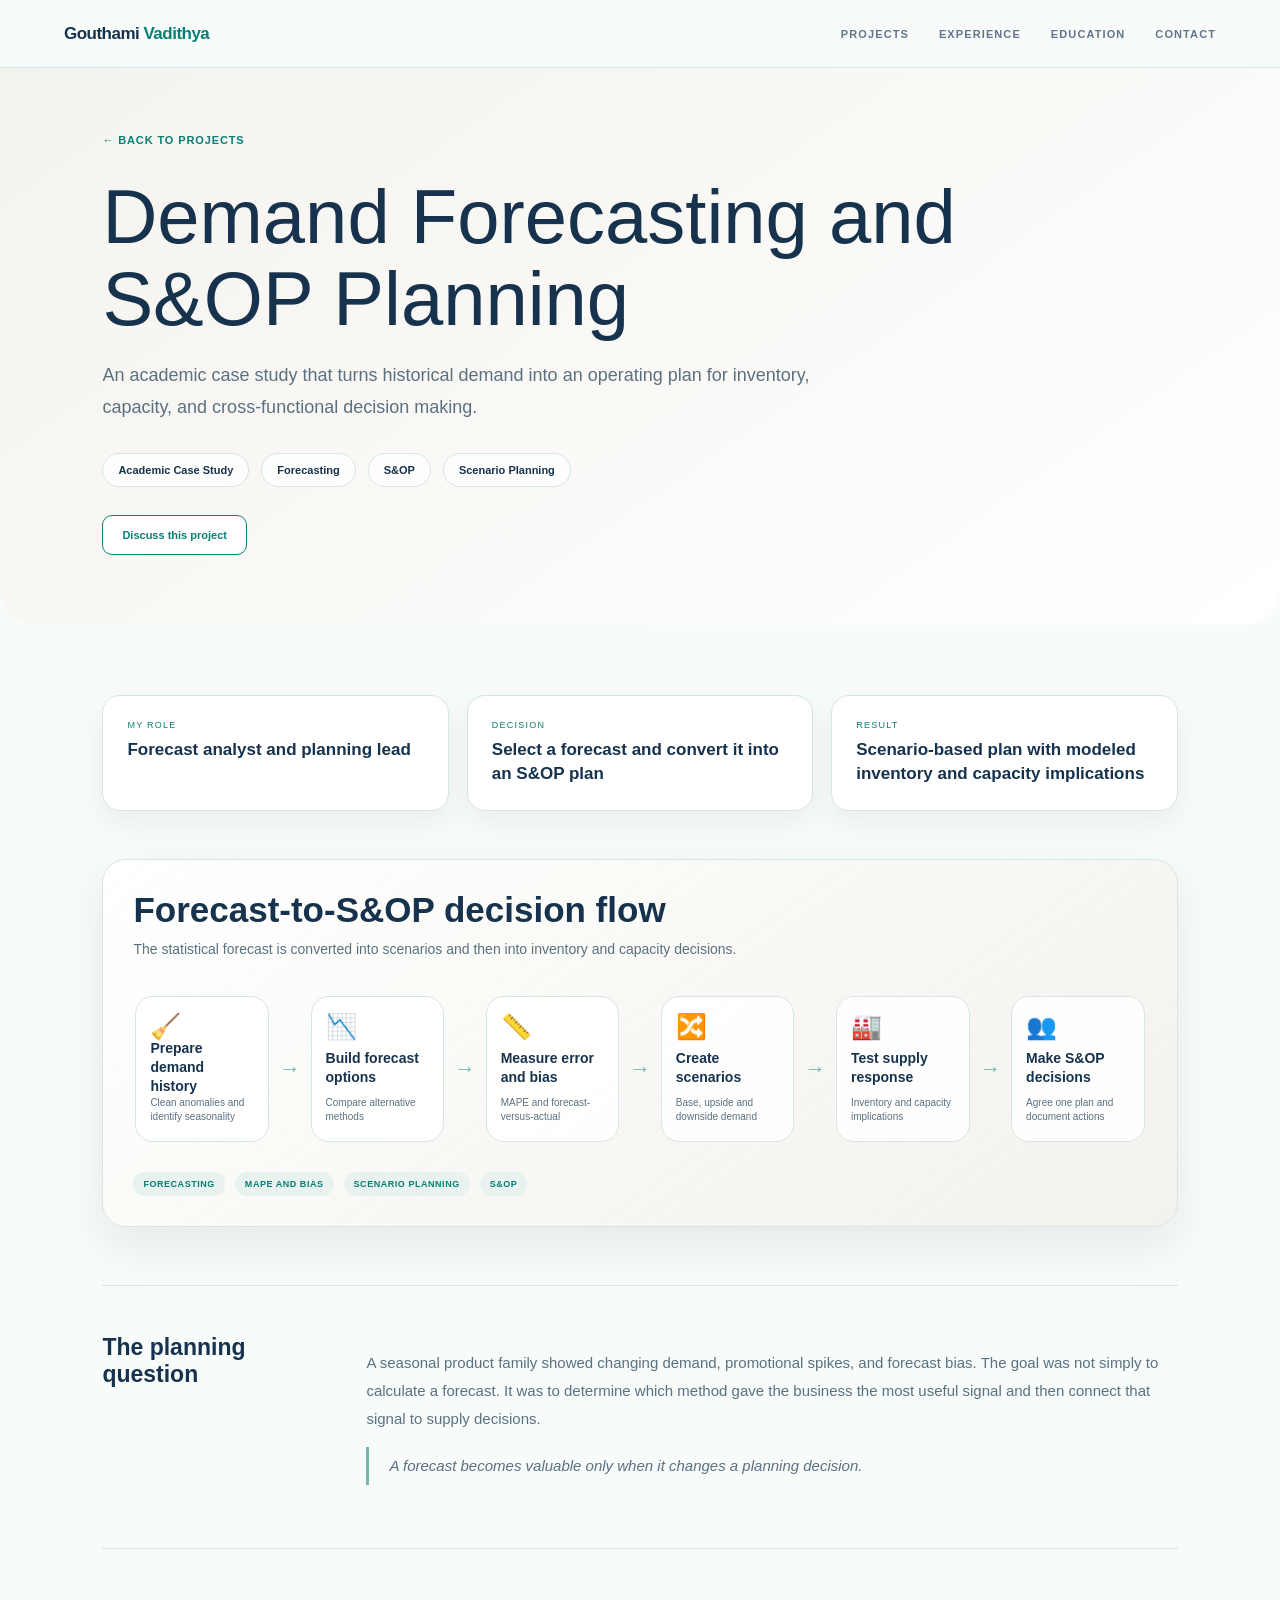
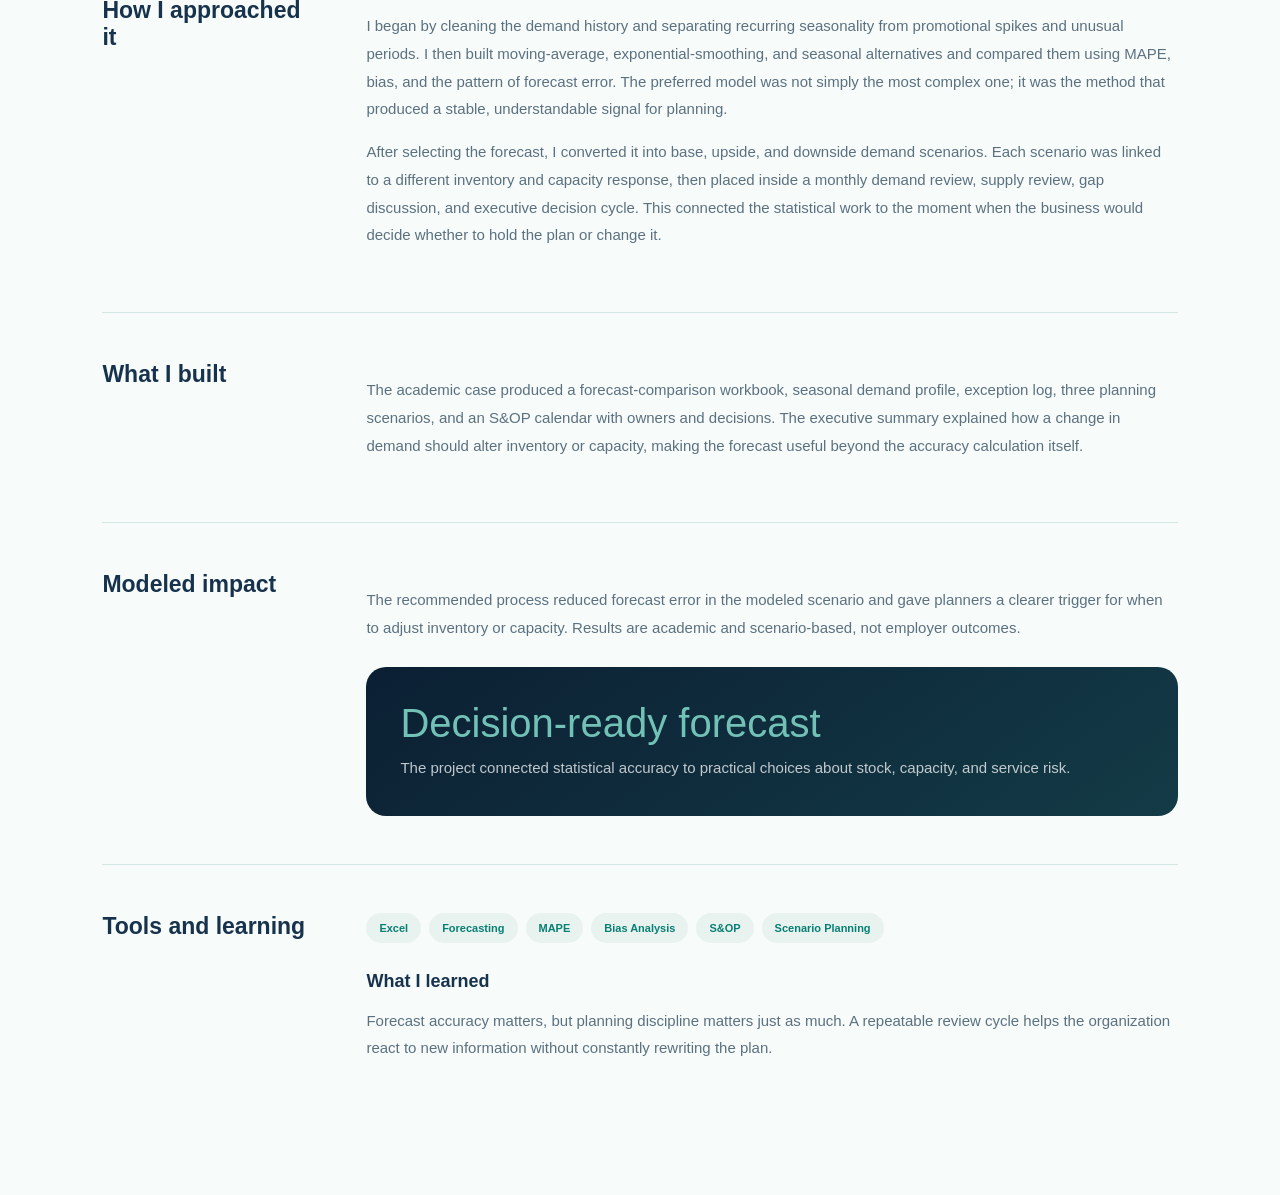
<file: projects/demand-forecasting/index.html>
<!doctype html>
<html lang="en">
<head><meta charset="UTF-8"><meta name="viewport" content="width=device-width,initial-scale=1"><title>Demand Forecasting and S&amp;OP Planning | Gouthami Vadithya</title><link rel="stylesheet" href="../../case-study.css"></head>
<body>
<header class="top-nav"><a class="brand" href="../../">Gouthami <span>Vadithya</span></a><nav><a href="../../#projects">Projects</a><a href="../../#experience">Experience</a><a href="../../#education">Education</a><a href="../../#contact">Contact</a></nav></header>
<main>
  <section class="case-hero">
    <a class="case-back" href="../../#projects">← BACK TO PROJECTS</a>
    <h1>Demand Forecasting and S&amp;OP Planning</h1>
    <p>An academic case study that turns historical demand into an operating plan for inventory, capacity, and cross-functional decision making.</p>
    <div class="case-metrics"><span>Academic Case Study</span><span>Forecasting</span><span>S&amp;OP</span><span>Scenario Planning</span></div>
    <div class="case-actions"><a class="linkedin-link" href="https://www.linkedin.com/in/gouthami-vadithya/" target="_blank" rel="noreferrer">Discuss this project</a></div>
  </section>
  <div class="case-body">
    <div class="case-summary"><div class="summary-item"><span>My role</span><strong>Forecast analyst and planning lead</strong></div><div class="summary-item"><span>Decision</span><strong>Select a forecast and convert it into an S&amp;OP plan</strong></div><div class="summary-item"><span>Result</span><strong>Scenario-based plan with modeled inventory and capacity implications</strong></div></div><section class="process-visual"><h2>Forecast-to-S&OP decision flow</h2><p>The statistical forecast is converted into scenarios and then into inventory and capacity decisions.</p><div class="project-flow" role="img" aria-label="Forecast-to-S&OP decision flow"><div class="flow-node"><span class="flow-icon">🧹</span><strong>Prepare demand history</strong><small>Clean anomalies and identify seasonality</small></div><span class="flow-arrow" aria-hidden="true">→</span><div class="flow-node"><span class="flow-icon">📉</span><strong>Build forecast options</strong><small>Compare alternative methods</small></div><span class="flow-arrow" aria-hidden="true">→</span><div class="flow-node"><span class="flow-icon">📏</span><strong>Measure error and bias</strong><small>MAPE and forecast-versus-actual</small></div><span class="flow-arrow" aria-hidden="true">→</span><div class="flow-node"><span class="flow-icon">🔀</span><strong>Create scenarios</strong><small>Base, upside and downside demand</small></div><span class="flow-arrow" aria-hidden="true">→</span><div class="flow-node"><span class="flow-icon">🏭</span><strong>Test supply response</strong><small>Inventory and capacity implications</small></div><span class="flow-arrow" aria-hidden="true">→</span><div class="flow-node"><span class="flow-icon">👥</span><strong>Make S&OP decisions</strong><small>Agree one plan and document actions</small></div></div><div class="visual-legend"><span>Forecasting</span><span>MAPE and bias</span><span>Scenario planning</span><span>S&OP</span></div></section>
    <section class="case-section"><h2>The planning question</h2><div><p>A seasonal product family showed changing demand, promotional spikes, and forecast bias. The goal was not simply to calculate a forecast. It was to determine which method gave the business the most useful signal and then connect that signal to supply decisions.</p><p class="case-note">A forecast becomes valuable only when it changes a planning decision.</p></div></section>
    <section class="case-section"><h2>How I approached it</h2><div><p>I began by cleaning the demand history and separating recurring seasonality from promotional spikes and unusual periods. I then built moving-average, exponential-smoothing, and seasonal alternatives and compared them using MAPE, bias, and the pattern of forecast error. The preferred model was not simply the most complex one; it was the method that produced a stable, understandable signal for planning.</p><p>After selecting the forecast, I converted it into base, upside, and downside demand scenarios. Each scenario was linked to a different inventory and capacity response, then placed inside a monthly demand review, supply review, gap discussion, and executive decision cycle. This connected the statistical work to the moment when the business would decide whether to hold the plan or change it.</p></div></section>
    <section class="case-section"><h2>What I built</h2><div><p>The academic case produced a forecast-comparison workbook, seasonal demand profile, exception log, three planning scenarios, and an S&amp;OP calendar with owners and decisions. The executive summary explained how a change in demand should alter inventory or capacity, making the forecast useful beyond the accuracy calculation itself.</p></div></section>
    <section class="case-section"><h2>Modeled impact</h2><div><p>The recommended process reduced forecast error in the modeled scenario and gave planners a clearer trigger for when to adjust inventory or capacity. Results are academic and scenario-based, not employer outcomes.</p><div class="impact-box"><strong>Decision-ready forecast</strong><p>The project connected statistical accuracy to practical choices about stock, capacity, and service risk.</p></div></div></section>
    <section class="case-section"><h2>Tools and learning</h2><div><div class="tool-row"><span>Excel</span><span>Forecasting</span><span>MAPE</span><span>Bias Analysis</span><span>S&amp;OP</span><span>Scenario Planning</span></div><h3>What I learned</h3><p>Forecast accuracy matters, but planning discipline matters just as much. A repeatable review cycle helps the organization react to new information without constantly rewriting the plan.</p></div></section>
  </div>
</main>
</body>
</html>
</file>
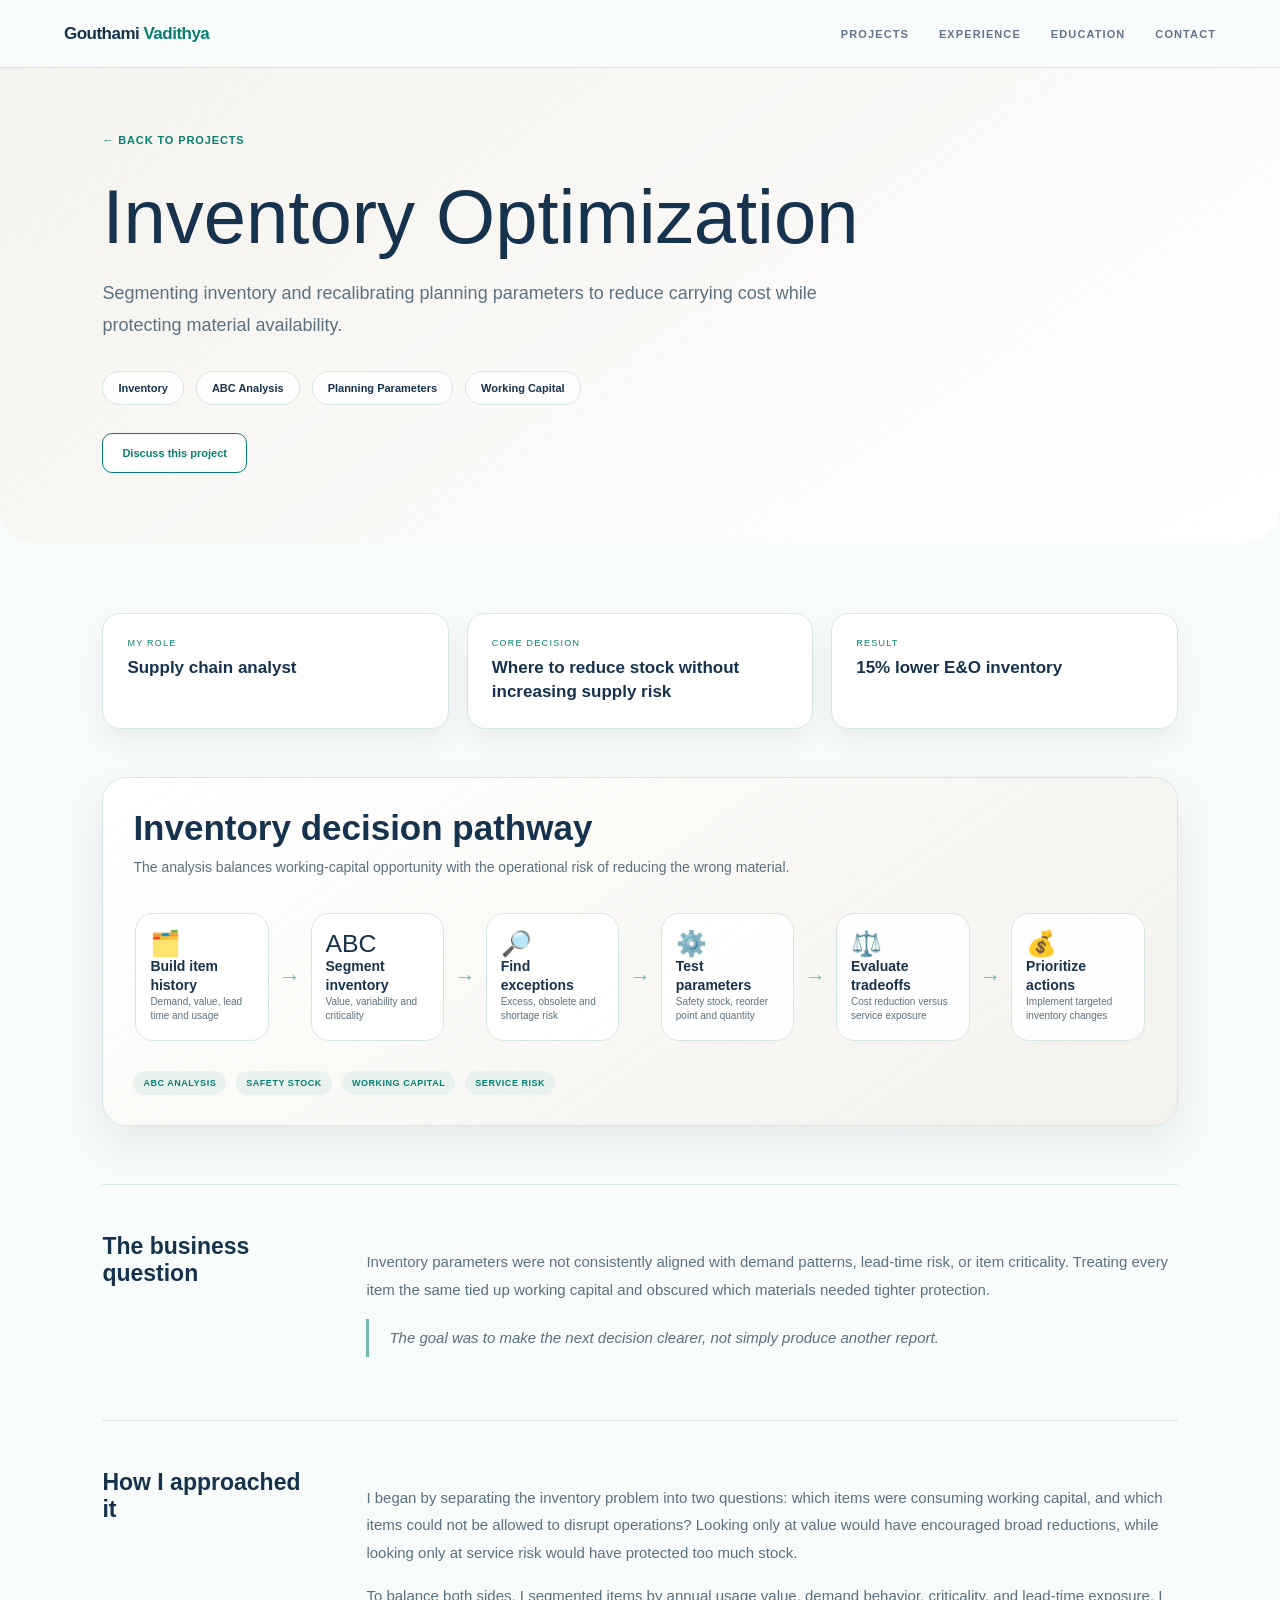
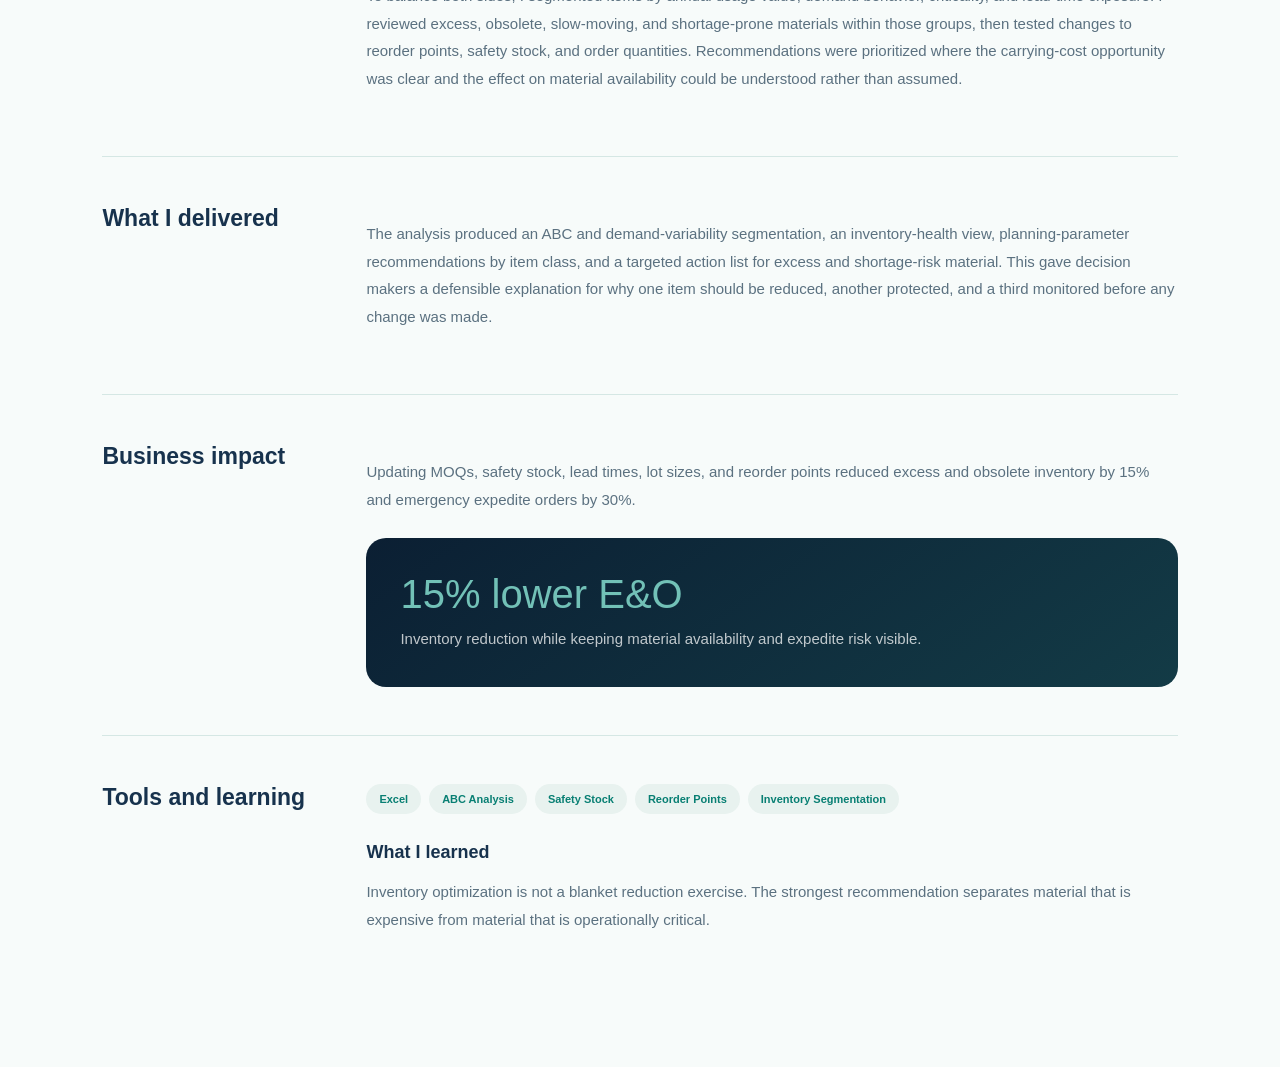
<file: projects/inventory-optimization/index.html>
<!doctype html>
<html lang="en">
  <head>
    <meta charset="UTF-8" />
    <meta name="viewport" content="width=device-width,initial-scale=1" />
    <title>Inventory Optimization | Gouthami Vadithya</title>
    <link rel="stylesheet" href="../../case-study.css" />
  </head>
  <body>
    <header class="top-nav">
      <a class="brand" href="../../">Gouthami <span>Vadithya</span></a>
      <nav>
        <a href="../../#projects">Projects</a
        ><a href="../../#experience">Experience</a
        ><a href="../../#education">Education</a
        ><a href="../../#contact">Contact</a>
      </nav>
    </header>
    <main>
      <section class="case-hero">
        <a class="case-back" href="../../#projects">← BACK TO PROJECTS</a>
        <h1>Inventory Optimization</h1>
        <p>
          Segmenting inventory and recalibrating planning parameters to reduce
          carrying cost while protecting material availability.
        </p>
        <div class="case-metrics">
          <span>Inventory</span><span>ABC Analysis</span
          ><span>Planning Parameters</span><span>Working Capital</span>
        </div>
        <div class="case-actions">
          <a
            class="linkedin-link"
            href="https://www.linkedin.com/in/gouthami-vadithya/"
            target="_blank"
            rel="noreferrer"
            >Discuss this project</a
          >
        </div>
      </section>
      <div class="case-body">
        <div class="case-summary">
          <div class="summary-item">
            <span>My role</span><strong>Supply chain analyst</strong>
          </div>
          <div class="summary-item">
            <span>Core decision</span
            ><strong
              >Where to reduce stock without increasing supply risk</strong
            >
          </div>
          <div class="summary-item">
            <span>Result</span><strong>15% lower E&amp;O inventory</strong>
          </div>
        </div>
        <section class="process-visual">
          <h2>Inventory decision pathway</h2>
          <p>
            The analysis balances working-capital opportunity with the
            operational risk of reducing the wrong material.
          </p>
          <div
            class="project-flow"
            role="img"
            aria-label="Inventory decision pathway"
          >
            <div class="flow-node">
              <span class="flow-icon">🗂️</span
              ><strong>Build item history</strong
              ><small>Demand, value, lead time and usage</small>
            </div>
            <span class="flow-arrow" aria-hidden="true">→</span>
            <div class="flow-node">
              <span class="flow-icon">ABC</span
              ><strong>Segment inventory</strong
              ><small>Value, variability and criticality</small>
            </div>
            <span class="flow-arrow" aria-hidden="true">→</span>
            <div class="flow-node">
              <span class="flow-icon">🔎</span><strong>Find exceptions</strong
              ><small>Excess, obsolete and shortage risk</small>
            </div>
            <span class="flow-arrow" aria-hidden="true">→</span>
            <div class="flow-node">
              <span class="flow-icon">⚙️</span><strong>Test parameters</strong
              ><small>Safety stock, reorder point and quantity</small>
            </div>
            <span class="flow-arrow" aria-hidden="true">→</span>
            <div class="flow-node">
              <span class="flow-icon">⚖️</span
              ><strong>Evaluate tradeoffs</strong
              ><small>Cost reduction versus service exposure</small>
            </div>
            <span class="flow-arrow" aria-hidden="true">→</span>
            <div class="flow-node">
              <span class="flow-icon">💰</span
              ><strong>Prioritize actions</strong
              ><small>Implement targeted inventory changes</small>
            </div>
          </div>
          <div class="visual-legend">
            <span>ABC analysis</span><span>Safety stock</span
            ><span>Working capital</span><span>Service risk</span>
          </div>
        </section>
        <section class="case-section">
          <h2>The business question</h2>
          <div>
            <p>
              Inventory parameters were not consistently aligned with demand
              patterns, lead-time risk, or item criticality. Treating every item
              the same tied up working capital and obscured which materials
              needed tighter protection.
            </p>
            <p class="case-note">
              The goal was to make the next decision clearer, not simply produce
              another report.
            </p>
          </div>
        </section>
        <section class="case-section">
          <h2>How I approached it</h2>
          <div>
            <p>
              I began by separating the inventory problem into two questions:
              which items were consuming working capital, and which items could
              not be allowed to disrupt operations? Looking only at value would
              have encouraged broad reductions, while looking only at service
              risk would have protected too much stock.
            </p>
            <p>
              To balance both sides, I segmented items by annual usage value,
              demand behavior, criticality, and lead-time exposure. I reviewed
              excess, obsolete, slow-moving, and shortage-prone materials within
              those groups, then tested changes to reorder points, safety stock,
              and order quantities. Recommendations were prioritized where the
              carrying-cost opportunity was clear and the effect on material
              availability could be understood rather than assumed.
            </p>
          </div>
        </section>
        <section class="case-section">
          <h2>What I delivered</h2>
          <div>
            <p>
              The analysis produced an ABC and demand-variability segmentation,
              an inventory-health view, planning-parameter recommendations by
              item class, and a targeted action list for excess and
              shortage-risk material. This gave decision makers a defensible
              explanation for why one item should be reduced, another protected,
              and a third monitored before any change was made.
            </p>
          </div>
        </section>
        <section class="case-section">
          <h2>Business impact</h2>
          <div>
            <p>
              Updating MOQs, safety stock, lead times, lot sizes, and reorder
              points reduced excess and obsolete inventory by 15% and emergency
              expedite orders by 30%.
            </p>
            <div class="impact-box">
              <strong>15% lower E&amp;O</strong>
              <p>
                Inventory reduction while keeping material availability and
                expedite risk visible.
              </p>
            </div>
          </div>
        </section>
        <section class="case-section">
          <h2>Tools and learning</h2>
          <div>
            <div class="tool-row">
              <span>Excel</span><span>ABC Analysis</span
              ><span>Safety Stock</span><span>Reorder Points</span
              ><span>Inventory Segmentation</span>
            </div>
            <h3>What I learned</h3>
            <p>
              Inventory optimization is not a blanket reduction exercise. The
              strongest recommendation separates material that is expensive from
              material that is operationally critical.
            </p>
          </div>
        </section>
      </div>
    </main>
  </body>
</html>
</file>
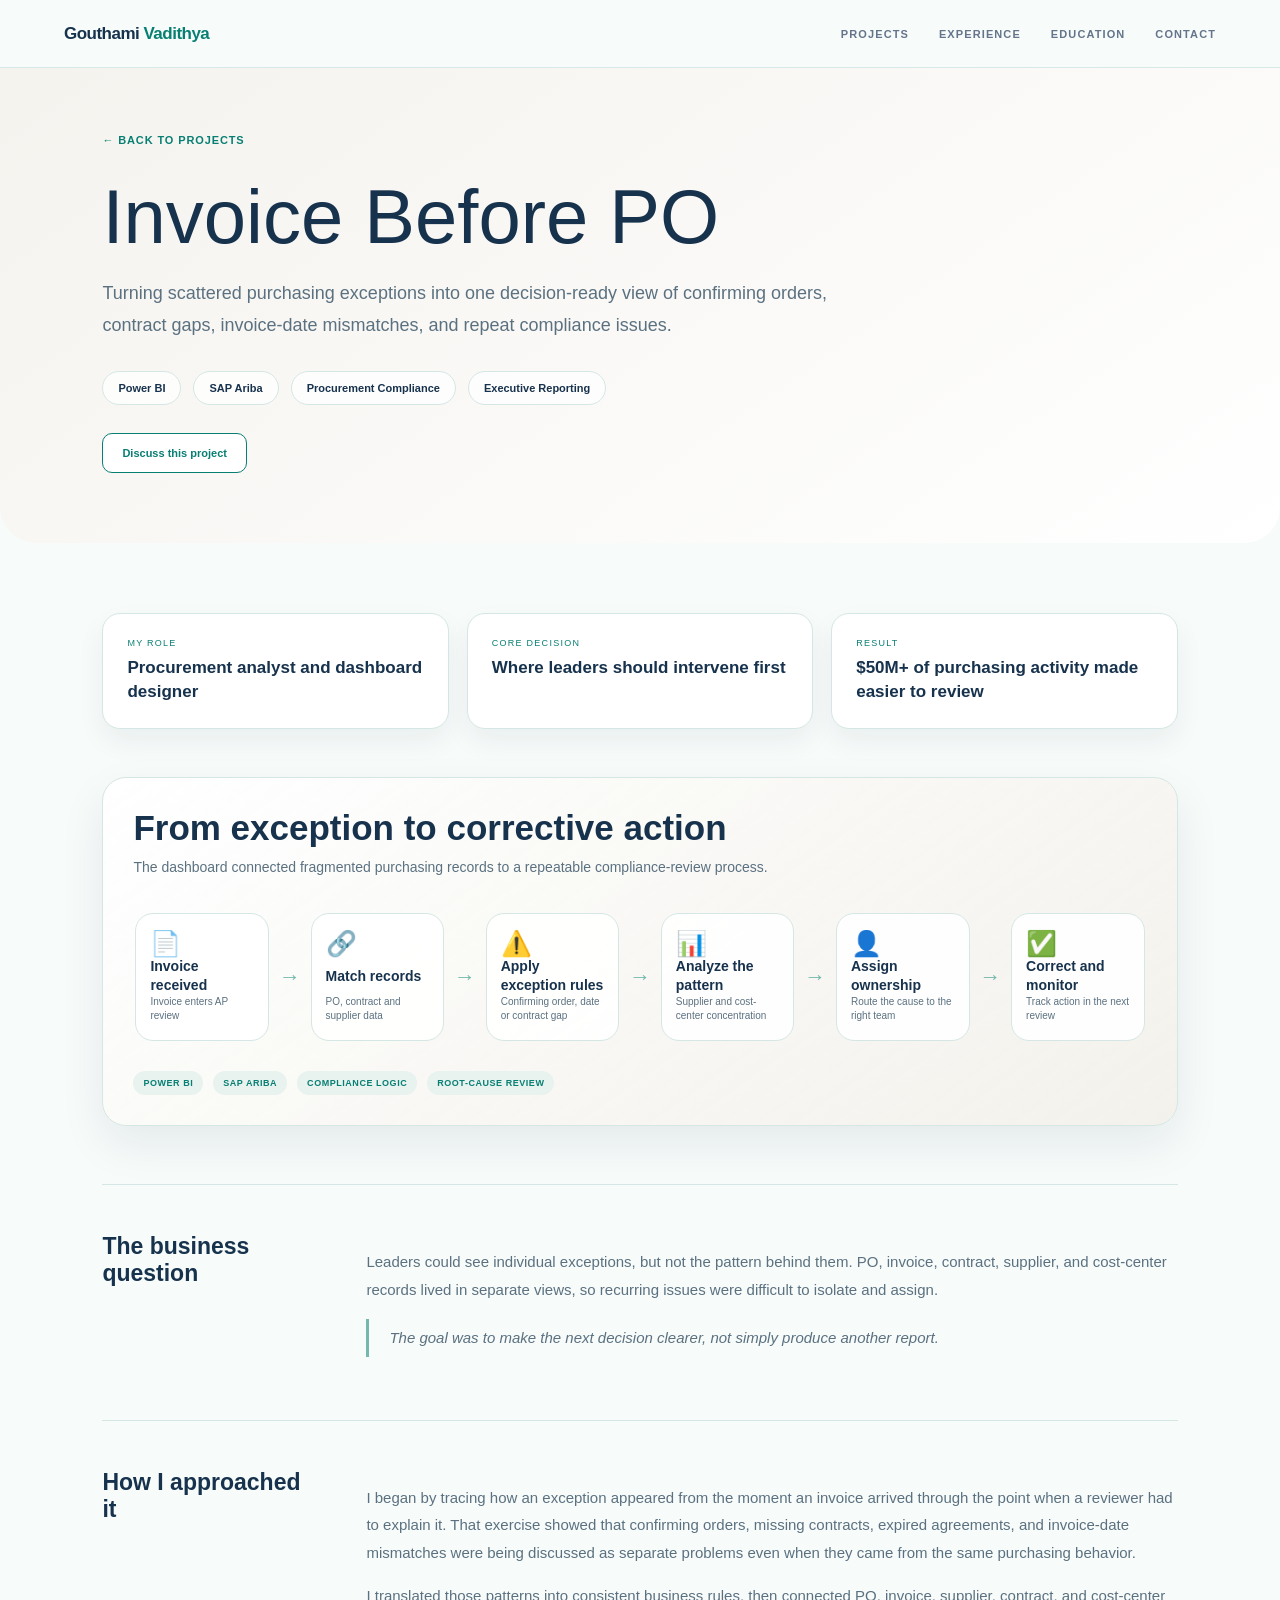
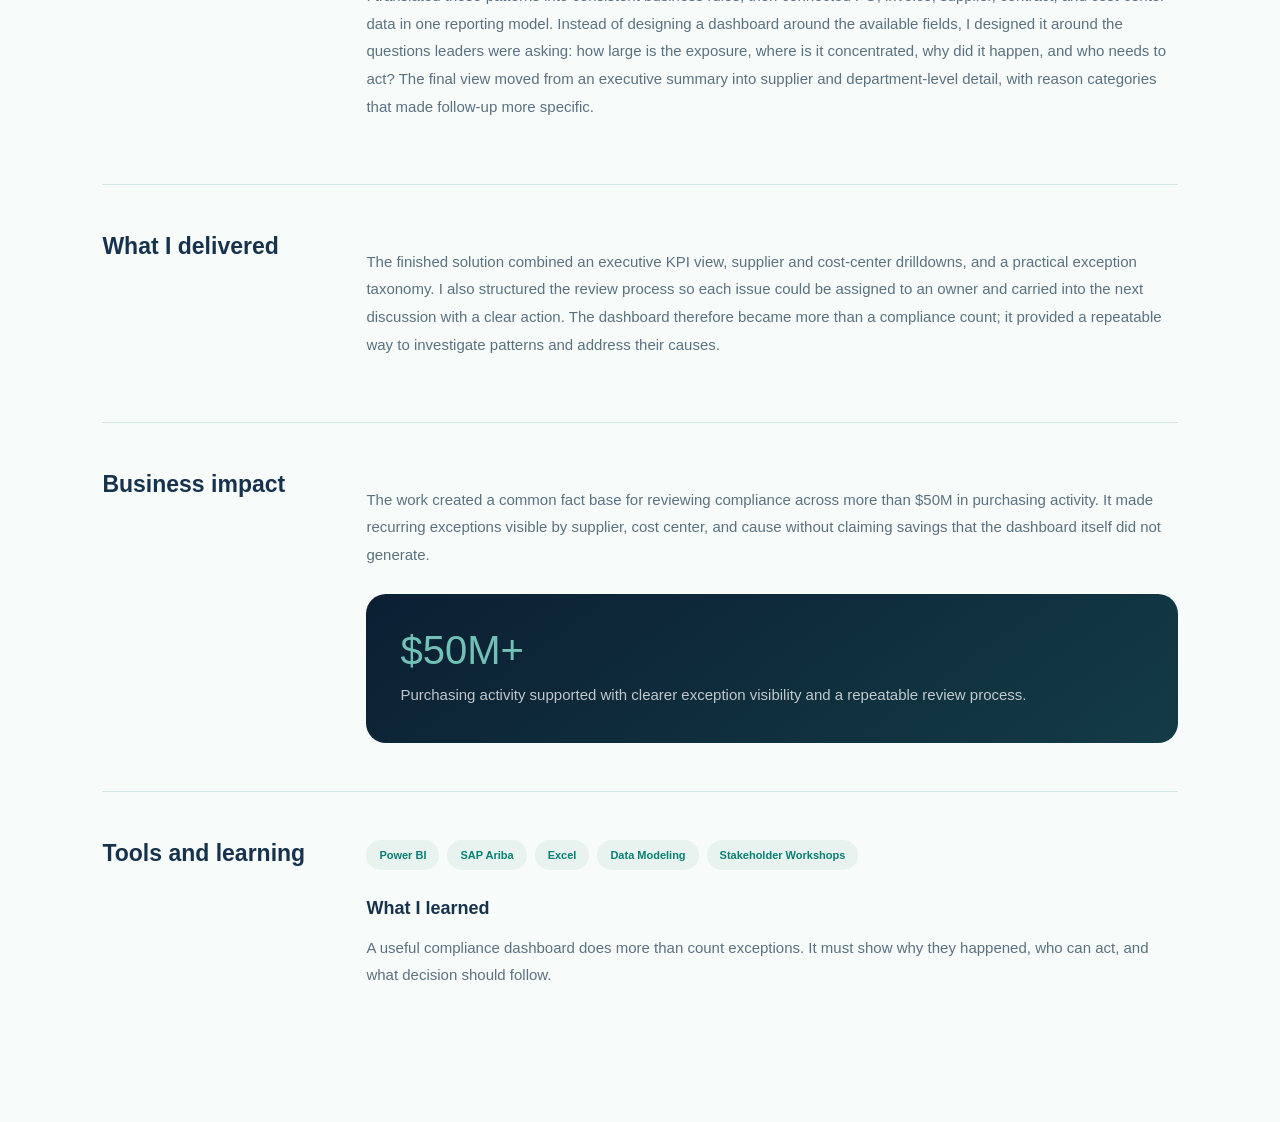
<file: projects/invoice-before-po/index.html>
<!doctype html>
<html lang="en">
<head><meta charset="UTF-8"><meta name="viewport" content="width=device-width,initial-scale=1"><title>Invoice Before PO | Gouthami Vadithya</title><link rel="stylesheet" href="../../case-study.css"></head>
<body>
<header class="top-nav"><a class="brand" href="../../">Gouthami <span>Vadithya</span></a><nav><a href="../../#projects">Projects</a><a href="../../#experience">Experience</a><a href="../../#education">Education</a><a href="../../#contact">Contact</a></nav></header>
<main>
  <section class="case-hero">
    <a class="case-back" href="../../#projects">← BACK TO PROJECTS</a>
    <h1>Invoice Before PO</h1>
    <p>Turning scattered purchasing exceptions into one decision-ready view of confirming orders, contract gaps, invoice-date mismatches, and repeat compliance issues.</p>
    <div class="case-metrics"><span>Power BI</span><span>SAP Ariba</span><span>Procurement Compliance</span><span>Executive Reporting</span></div>
    <div class="case-actions"><a class="linkedin-link" href="https://www.linkedin.com/in/gouthami-vadithya/" target="_blank" rel="noreferrer">Discuss this project</a></div>
  </section>
  <div class="case-body">
    <div class="case-summary"><div class="summary-item"><span>My role</span><strong>Procurement analyst and dashboard designer</strong></div><div class="summary-item"><span>Core decision</span><strong>Where leaders should intervene first</strong></div><div class="summary-item"><span>Result</span><strong>$50M+ of purchasing activity made easier to review</strong></div></div><section class="process-visual"><h2>From exception to corrective action</h2><p>The dashboard connected fragmented purchasing records to a repeatable compliance-review process.</p><div class="project-flow" role="img" aria-label="From exception to corrective action"><div class="flow-node"><span class="flow-icon">📄</span><strong>Invoice received</strong><small>Invoice enters AP review</small></div><span class="flow-arrow" aria-hidden="true">→</span><div class="flow-node"><span class="flow-icon">🔗</span><strong>Match records</strong><small>PO, contract and supplier data</small></div><span class="flow-arrow" aria-hidden="true">→</span><div class="flow-node"><span class="flow-icon">⚠️</span><strong>Apply exception rules</strong><small>Confirming order, date or contract gap</small></div><span class="flow-arrow" aria-hidden="true">→</span><div class="flow-node"><span class="flow-icon">📊</span><strong>Analyze the pattern</strong><small>Supplier and cost-center concentration</small></div><span class="flow-arrow" aria-hidden="true">→</span><div class="flow-node"><span class="flow-icon">👤</span><strong>Assign ownership</strong><small>Route the cause to the right team</small></div><span class="flow-arrow" aria-hidden="true">→</span><div class="flow-node"><span class="flow-icon">✅</span><strong>Correct and monitor</strong><small>Track action in the next review</small></div></div><div class="visual-legend"><span>Power BI</span><span>SAP Ariba</span><span>Compliance logic</span><span>Root-cause review</span></div></section>
    <section class="case-section"><h2>The business question</h2><div><p>Leaders could see individual exceptions, but not the pattern behind them. PO, invoice, contract, supplier, and cost-center records lived in separate views, so recurring issues were difficult to isolate and assign.</p><p class="case-note">The goal was to make the next decision clearer, not simply produce another report.</p></div></section>
    <section class="case-section"><h2>How I approached it</h2><div><p>I began by tracing how an exception appeared from the moment an invoice arrived through the point when a reviewer had to explain it. That exercise showed that confirming orders, missing contracts, expired agreements, and invoice-date mismatches were being discussed as separate problems even when they came from the same purchasing behavior.</p><p>I translated those patterns into consistent business rules, then connected PO, invoice, supplier, contract, and cost-center data in one reporting model. Instead of designing a dashboard around the available fields, I designed it around the questions leaders were asking: how large is the exposure, where is it concentrated, why did it happen, and who needs to act? The final view moved from an executive summary into supplier and department-level detail, with reason categories that made follow-up more specific.</p></div></section>
    <section class="case-section"><h2>What I delivered</h2><div><p>The finished solution combined an executive KPI view, supplier and cost-center drilldowns, and a practical exception taxonomy. I also structured the review process so each issue could be assigned to an owner and carried into the next discussion with a clear action. The dashboard therefore became more than a compliance count; it provided a repeatable way to investigate patterns and address their causes.</p></div></section>
    <section class="case-section"><h2>Business impact</h2><div><p>The work created a common fact base for reviewing compliance across more than $50M in purchasing activity. It made recurring exceptions visible by supplier, cost center, and cause without claiming savings that the dashboard itself did not generate.</p><div class="impact-box"><strong>$50M+</strong><p>Purchasing activity supported with clearer exception visibility and a repeatable review process.</p></div></div></section>
    <section class="case-section"><h2>Tools and learning</h2><div><div class="tool-row"><span>Power BI</span><span>SAP Ariba</span><span>Excel</span><span>Data Modeling</span><span>Stakeholder Workshops</span></div><h3>What I learned</h3><p>A useful compliance dashboard does more than count exceptions. It must show why they happened, who can act, and what decision should follow.</p></div></section>
  </div>
</main>
</body>
</html>
</file>
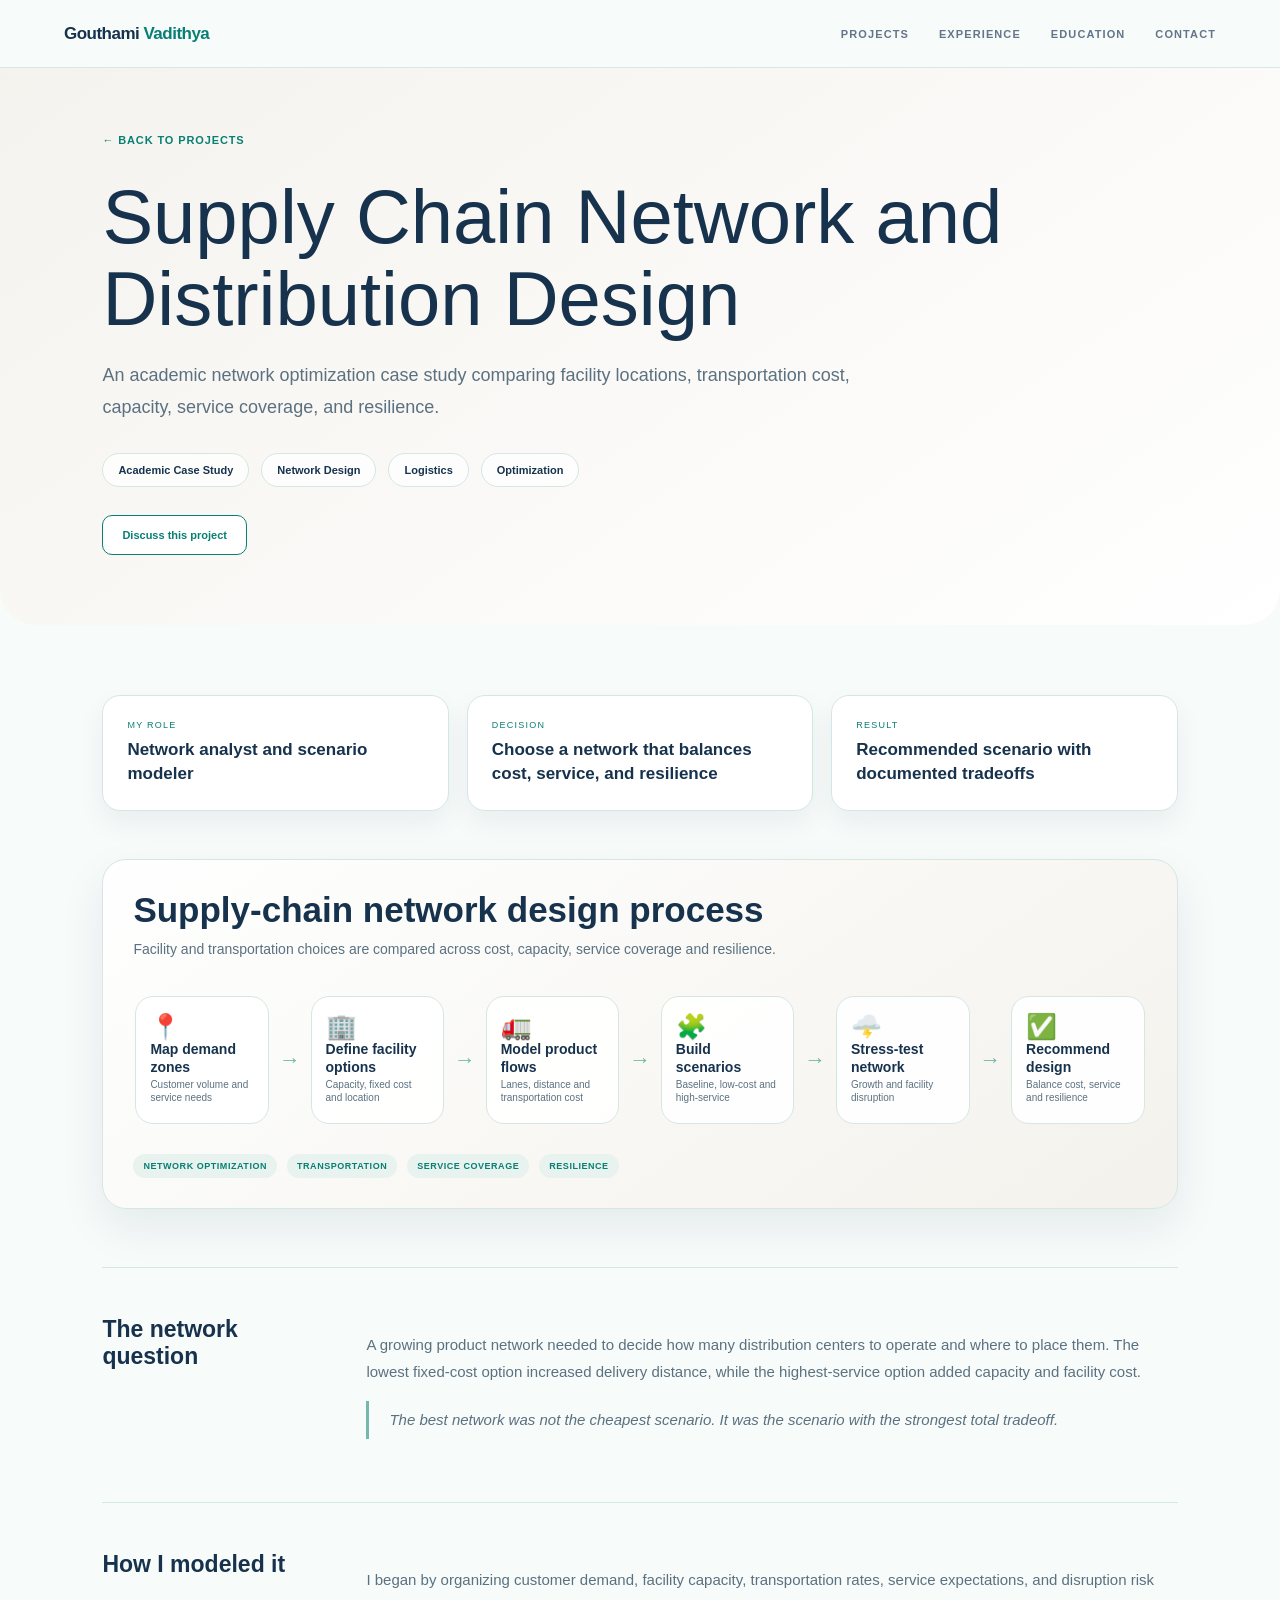
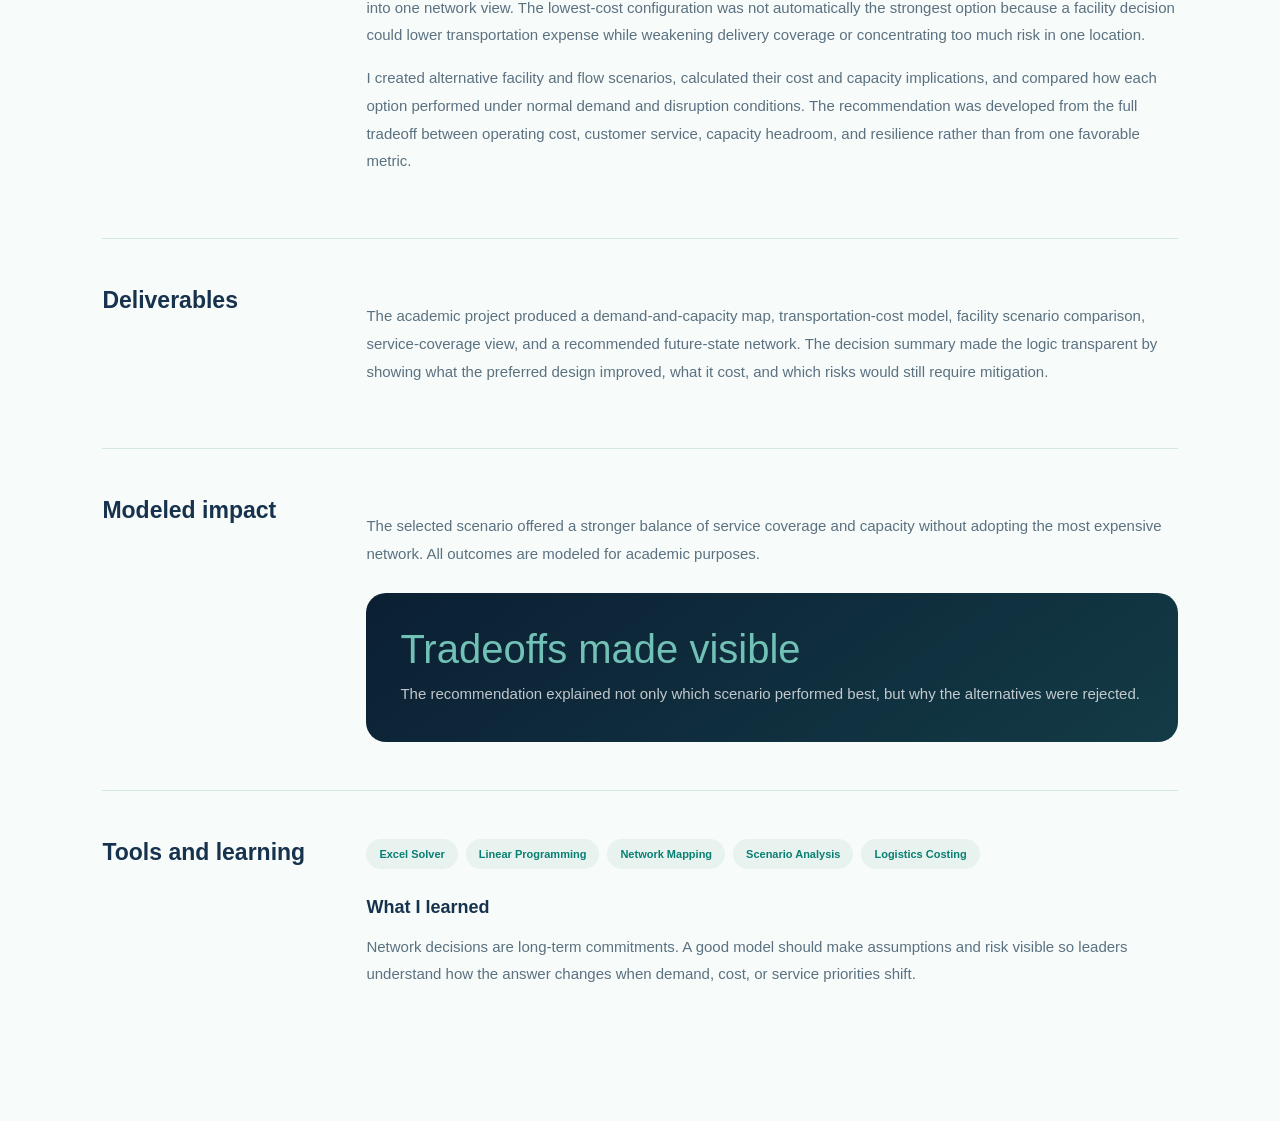
<file: projects/network-design/index.html>
<!doctype html>
<html lang="en">
<head><meta charset="UTF-8"><meta name="viewport" content="width=device-width,initial-scale=1"><title>Supply Chain Network and Distribution Design | Gouthami Vadithya</title><link rel="stylesheet" href="../../case-study.css"></head>
<body>
<header class="top-nav"><a class="brand" href="../../">Gouthami <span>Vadithya</span></a><nav><a href="../../#projects">Projects</a><a href="../../#experience">Experience</a><a href="../../#education">Education</a><a href="../../#contact">Contact</a></nav></header>
<main>
  <section class="case-hero"><a class="case-back" href="../../#projects">← BACK TO PROJECTS</a><h1>Supply Chain Network and Distribution Design</h1><p>An academic network optimization case study comparing facility locations, transportation cost, capacity, service coverage, and resilience.</p><div class="case-metrics"><span>Academic Case Study</span><span>Network Design</span><span>Logistics</span><span>Optimization</span></div><div class="case-actions"><a class="linkedin-link" href="https://www.linkedin.com/in/gouthami-vadithya/" target="_blank" rel="noreferrer">Discuss this project</a></div></section>
  <div class="case-body">
    <div class="case-summary"><div class="summary-item"><span>My role</span><strong>Network analyst and scenario modeler</strong></div><div class="summary-item"><span>Decision</span><strong>Choose a network that balances cost, service, and resilience</strong></div><div class="summary-item"><span>Result</span><strong>Recommended scenario with documented tradeoffs</strong></div></div><section class="process-visual"><h2>Supply-chain network design process</h2><p>Facility and transportation choices are compared across cost, capacity, service coverage and resilience.</p><div class="project-flow" role="img" aria-label="Supply-chain network design process"><div class="flow-node"><span class="flow-icon">📍</span><strong>Map demand zones</strong><small>Customer volume and service needs</small></div><span class="flow-arrow" aria-hidden="true">→</span><div class="flow-node"><span class="flow-icon">🏢</span><strong>Define facility options</strong><small>Capacity, fixed cost and location</small></div><span class="flow-arrow" aria-hidden="true">→</span><div class="flow-node"><span class="flow-icon">🚛</span><strong>Model product flows</strong><small>Lanes, distance and transportation cost</small></div><span class="flow-arrow" aria-hidden="true">→</span><div class="flow-node"><span class="flow-icon">🧩</span><strong>Build scenarios</strong><small>Baseline, low-cost and high-service</small></div><span class="flow-arrow" aria-hidden="true">→</span><div class="flow-node"><span class="flow-icon">🌩️</span><strong>Stress-test network</strong><small>Growth and facility disruption</small></div><span class="flow-arrow" aria-hidden="true">→</span><div class="flow-node"><span class="flow-icon">✅</span><strong>Recommend design</strong><small>Balance cost, service and resilience</small></div></div><div class="visual-legend"><span>Network optimization</span><span>Transportation</span><span>Service coverage</span><span>Resilience</span></div></section>
    <section class="case-section"><h2>The network question</h2><div><p>A growing product network needed to decide how many distribution centers to operate and where to place them. The lowest fixed-cost option increased delivery distance, while the highest-service option added capacity and facility cost.</p><p class="case-note">The best network was not the cheapest scenario. It was the scenario with the strongest total tradeoff.</p></div></section>
    <section class="case-section"><h2>How I modeled it</h2><div><p>I began by organizing customer demand, facility capacity, transportation rates, service expectations, and disruption risk into one network view. The lowest-cost configuration was not automatically the strongest option because a facility decision could lower transportation expense while weakening delivery coverage or concentrating too much risk in one location.</p><p>I created alternative facility and flow scenarios, calculated their cost and capacity implications, and compared how each option performed under normal demand and disruption conditions. The recommendation was developed from the full tradeoff between operating cost, customer service, capacity headroom, and resilience rather than from one favorable metric.</p></div></section>
    <section class="case-section"><h2>Deliverables</h2><div><p>The academic project produced a demand-and-capacity map, transportation-cost model, facility scenario comparison, service-coverage view, and a recommended future-state network. The decision summary made the logic transparent by showing what the preferred design improved, what it cost, and which risks would still require mitigation.</p></div></section>
    <section class="case-section"><h2>Modeled impact</h2><div><p>The selected scenario offered a stronger balance of service coverage and capacity without adopting the most expensive network. All outcomes are modeled for academic purposes.</p><div class="impact-box"><strong>Tradeoffs made visible</strong><p>The recommendation explained not only which scenario performed best, but why the alternatives were rejected.</p></div></div></section>
    <section class="case-section"><h2>Tools and learning</h2><div><div class="tool-row"><span>Excel Solver</span><span>Linear Programming</span><span>Network Mapping</span><span>Scenario Analysis</span><span>Logistics Costing</span></div><h3>What I learned</h3><p>Network decisions are long-term commitments. A good model should make assumptions and risk visible so leaders understand how the answer changes when demand, cost, or service priorities shift.</p></div></section>
  </div>
</main>
</body>
</html>
</file>
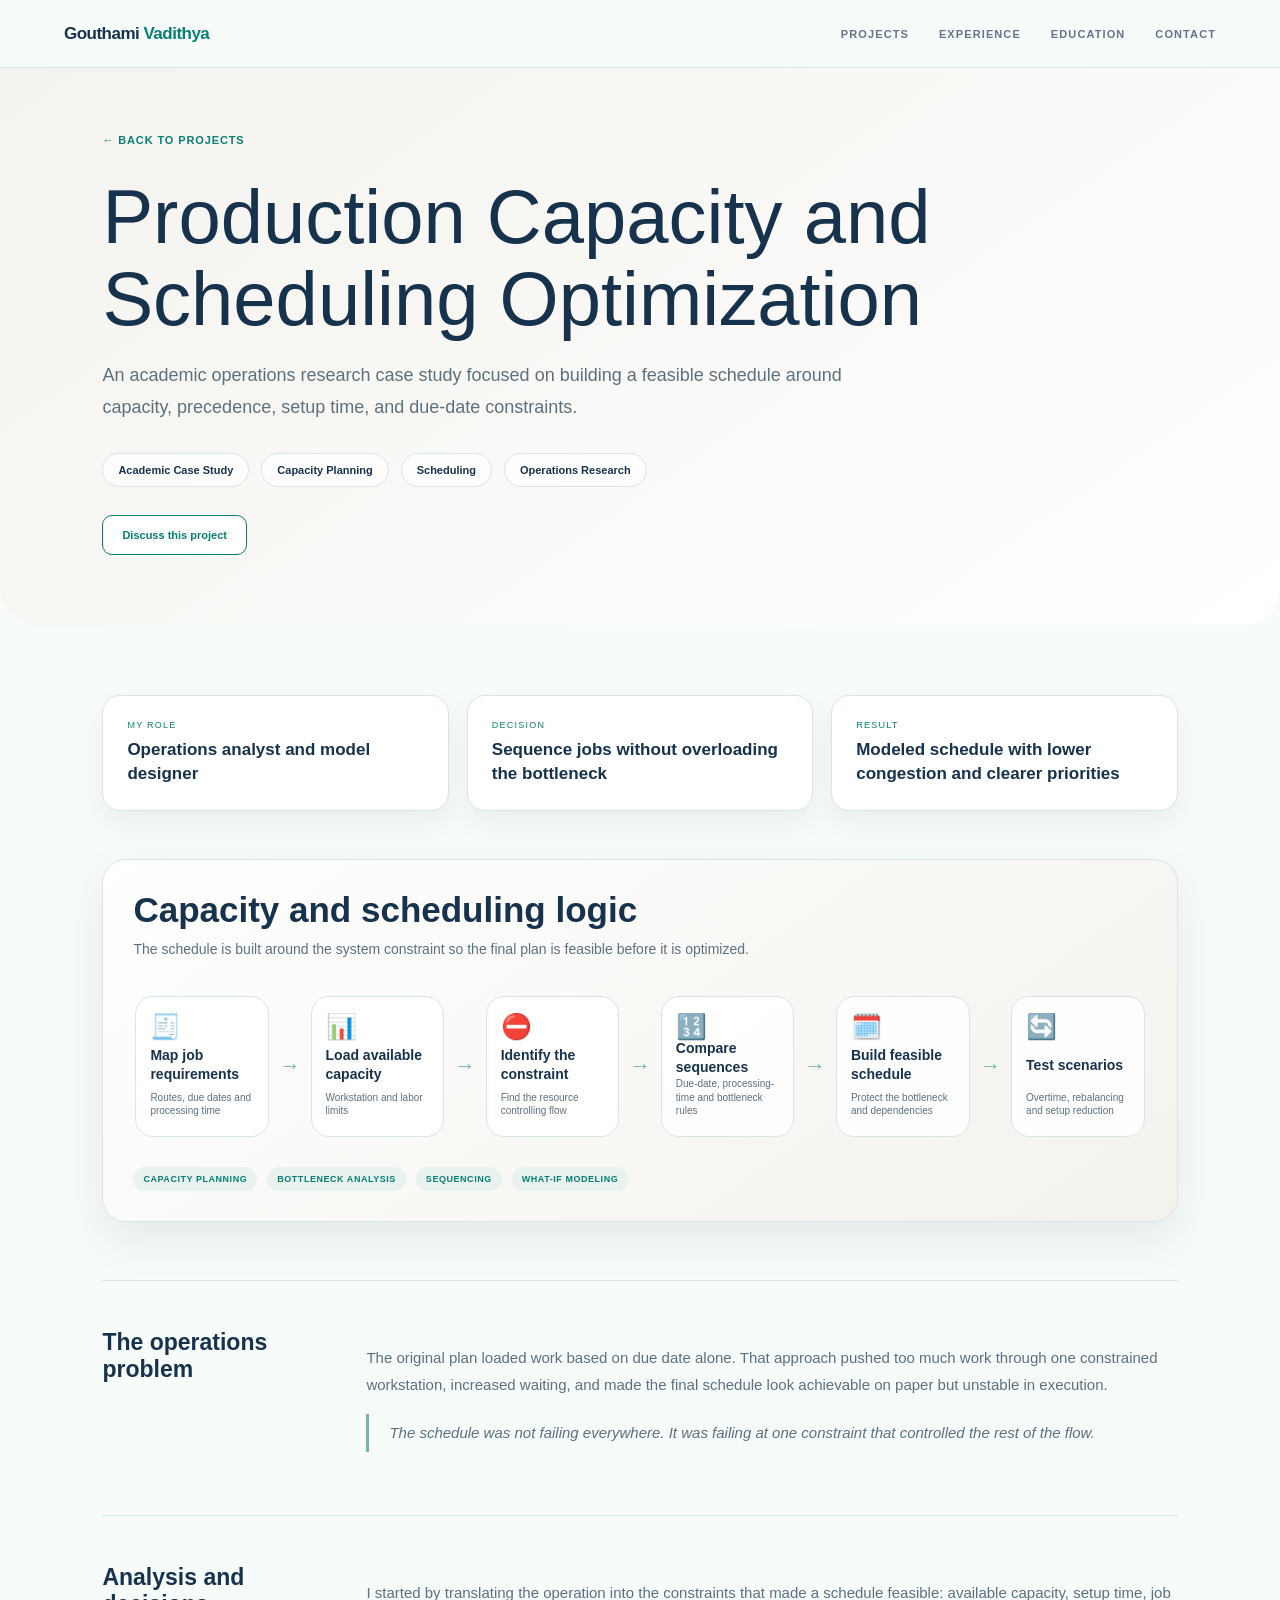
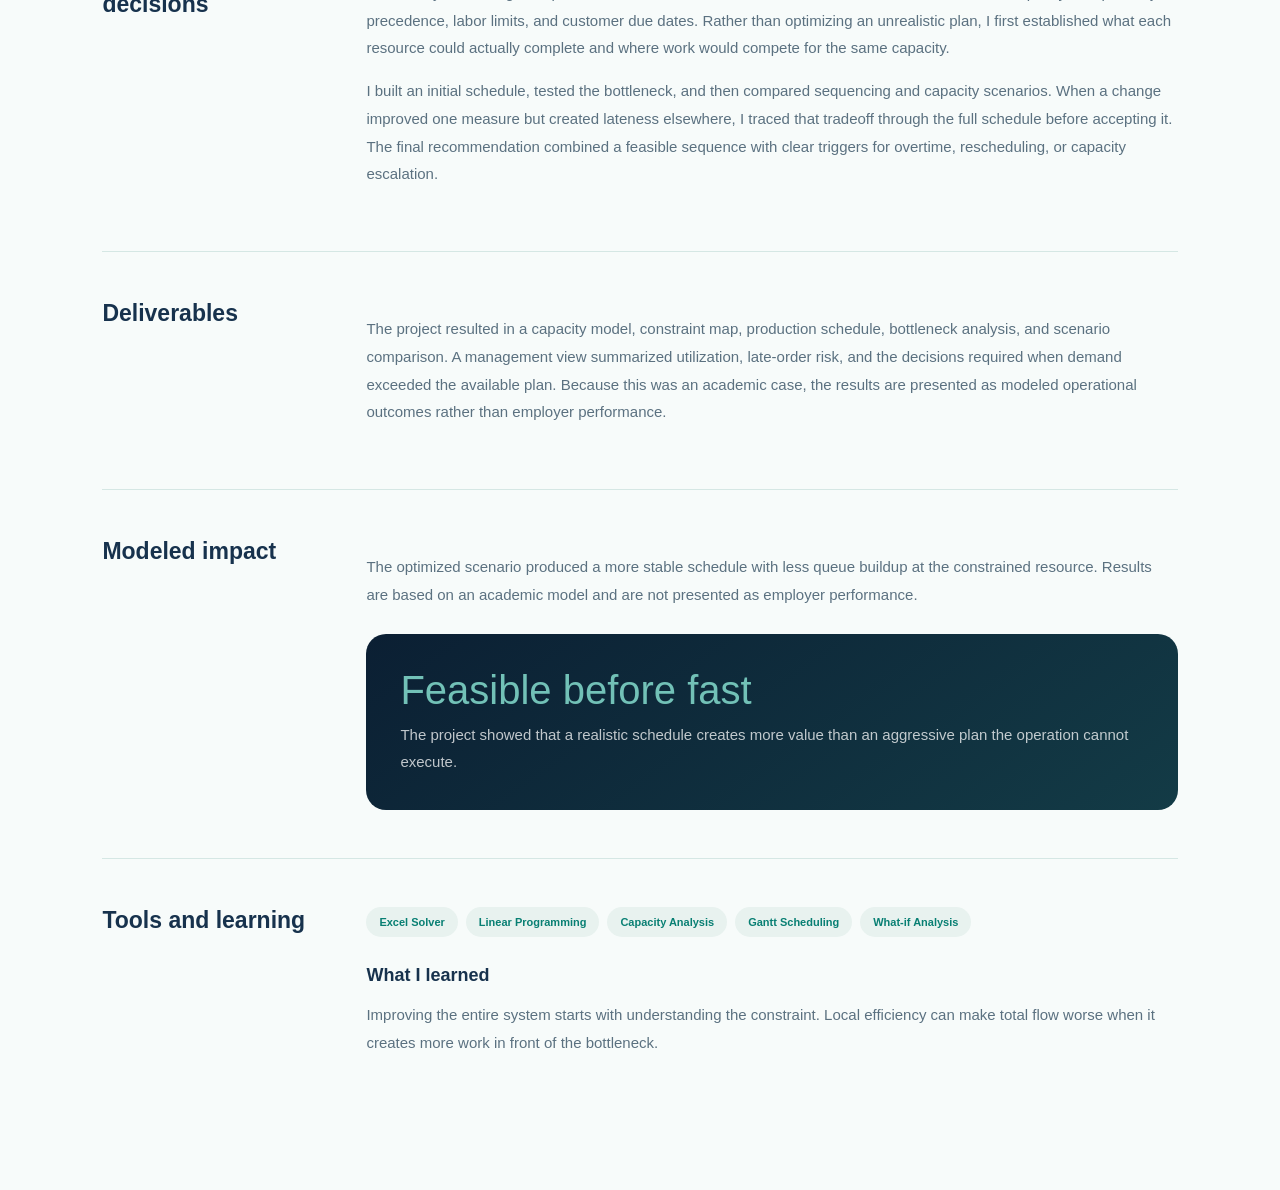
<file: projects/production-scheduling/index.html>
<!doctype html>
<html lang="en">
<head><meta charset="UTF-8"><meta name="viewport" content="width=device-width,initial-scale=1"><title>Production Capacity and Scheduling Optimization | Gouthami Vadithya</title><link rel="stylesheet" href="../../case-study.css"></head>
<body>
<header class="top-nav"><a class="brand" href="../../">Gouthami <span>Vadithya</span></a><nav><a href="../../#projects">Projects</a><a href="../../#experience">Experience</a><a href="../../#education">Education</a><a href="../../#contact">Contact</a></nav></header>
<main>
  <section class="case-hero"><a class="case-back" href="../../#projects">← BACK TO PROJECTS</a><h1>Production Capacity and Scheduling Optimization</h1><p>An academic operations research case study focused on building a feasible schedule around capacity, precedence, setup time, and due-date constraints.</p><div class="case-metrics"><span>Academic Case Study</span><span>Capacity Planning</span><span>Scheduling</span><span>Operations Research</span></div><div class="case-actions"><a class="linkedin-link" href="https://www.linkedin.com/in/gouthami-vadithya/" target="_blank" rel="noreferrer">Discuss this project</a></div></section>
  <div class="case-body">
    <div class="case-summary"><div class="summary-item"><span>My role</span><strong>Operations analyst and model designer</strong></div><div class="summary-item"><span>Decision</span><strong>Sequence jobs without overloading the bottleneck</strong></div><div class="summary-item"><span>Result</span><strong>Modeled schedule with lower congestion and clearer priorities</strong></div></div><section class="process-visual"><h2>Capacity and scheduling logic</h2><p>The schedule is built around the system constraint so the final plan is feasible before it is optimized.</p><div class="project-flow" role="img" aria-label="Capacity and scheduling logic"><div class="flow-node"><span class="flow-icon">🧾</span><strong>Map job requirements</strong><small>Routes, due dates and processing time</small></div><span class="flow-arrow" aria-hidden="true">→</span><div class="flow-node"><span class="flow-icon">📊</span><strong>Load available capacity</strong><small>Workstation and labor limits</small></div><span class="flow-arrow" aria-hidden="true">→</span><div class="flow-node"><span class="flow-icon">⛔</span><strong>Identify the constraint</strong><small>Find the resource controlling flow</small></div><span class="flow-arrow" aria-hidden="true">→</span><div class="flow-node"><span class="flow-icon">🔢</span><strong>Compare sequences</strong><small>Due-date, processing-time and bottleneck rules</small></div><span class="flow-arrow" aria-hidden="true">→</span><div class="flow-node"><span class="flow-icon">🗓️</span><strong>Build feasible schedule</strong><small>Protect the bottleneck and dependencies</small></div><span class="flow-arrow" aria-hidden="true">→</span><div class="flow-node"><span class="flow-icon">🔄</span><strong>Test scenarios</strong><small>Overtime, rebalancing and setup reduction</small></div></div><div class="visual-legend"><span>Capacity planning</span><span>Bottleneck analysis</span><span>Sequencing</span><span>What-if modeling</span></div></section>
    <section class="case-section"><h2>The operations problem</h2><div><p>The original plan loaded work based on due date alone. That approach pushed too much work through one constrained workstation, increased waiting, and made the final schedule look achievable on paper but unstable in execution.</p><p class="case-note">The schedule was not failing everywhere. It was failing at one constraint that controlled the rest of the flow.</p></div></section>
    <section class="case-section"><h2>Analysis and decisions</h2><div><p>I started by translating the operation into the constraints that made a schedule feasible: available capacity, setup time, job precedence, labor limits, and customer due dates. Rather than optimizing an unrealistic plan, I first established what each resource could actually complete and where work would compete for the same capacity.</p><p>I built an initial schedule, tested the bottleneck, and then compared sequencing and capacity scenarios. When a change improved one measure but created lateness elsewhere, I traced that tradeoff through the full schedule before accepting it. The final recommendation combined a feasible sequence with clear triggers for overtime, rescheduling, or capacity escalation.</p></div></section>
    <section class="case-section"><h2>Deliverables</h2><div><p>The project resulted in a capacity model, constraint map, production schedule, bottleneck analysis, and scenario comparison. A management view summarized utilization, late-order risk, and the decisions required when demand exceeded the available plan. Because this was an academic case, the results are presented as modeled operational outcomes rather than employer performance.</p></div></section>
    <section class="case-section"><h2>Modeled impact</h2><div><p>The optimized scenario produced a more stable schedule with less queue buildup at the constrained resource. Results are based on an academic model and are not presented as employer performance.</p><div class="impact-box"><strong>Feasible before fast</strong><p>The project showed that a realistic schedule creates more value than an aggressive plan the operation cannot execute.</p></div></div></section>
    <section class="case-section"><h2>Tools and learning</h2><div><div class="tool-row"><span>Excel Solver</span><span>Linear Programming</span><span>Capacity Analysis</span><span>Gantt Scheduling</span><span>What-if Analysis</span></div><h3>What I learned</h3><p>Improving the entire system starts with understanding the constraint. Local efficiency can make total flow worse when it creates more work in front of the bottleneck.</p></div></section>
  </div>
</main>
</body>
</html>
</file>
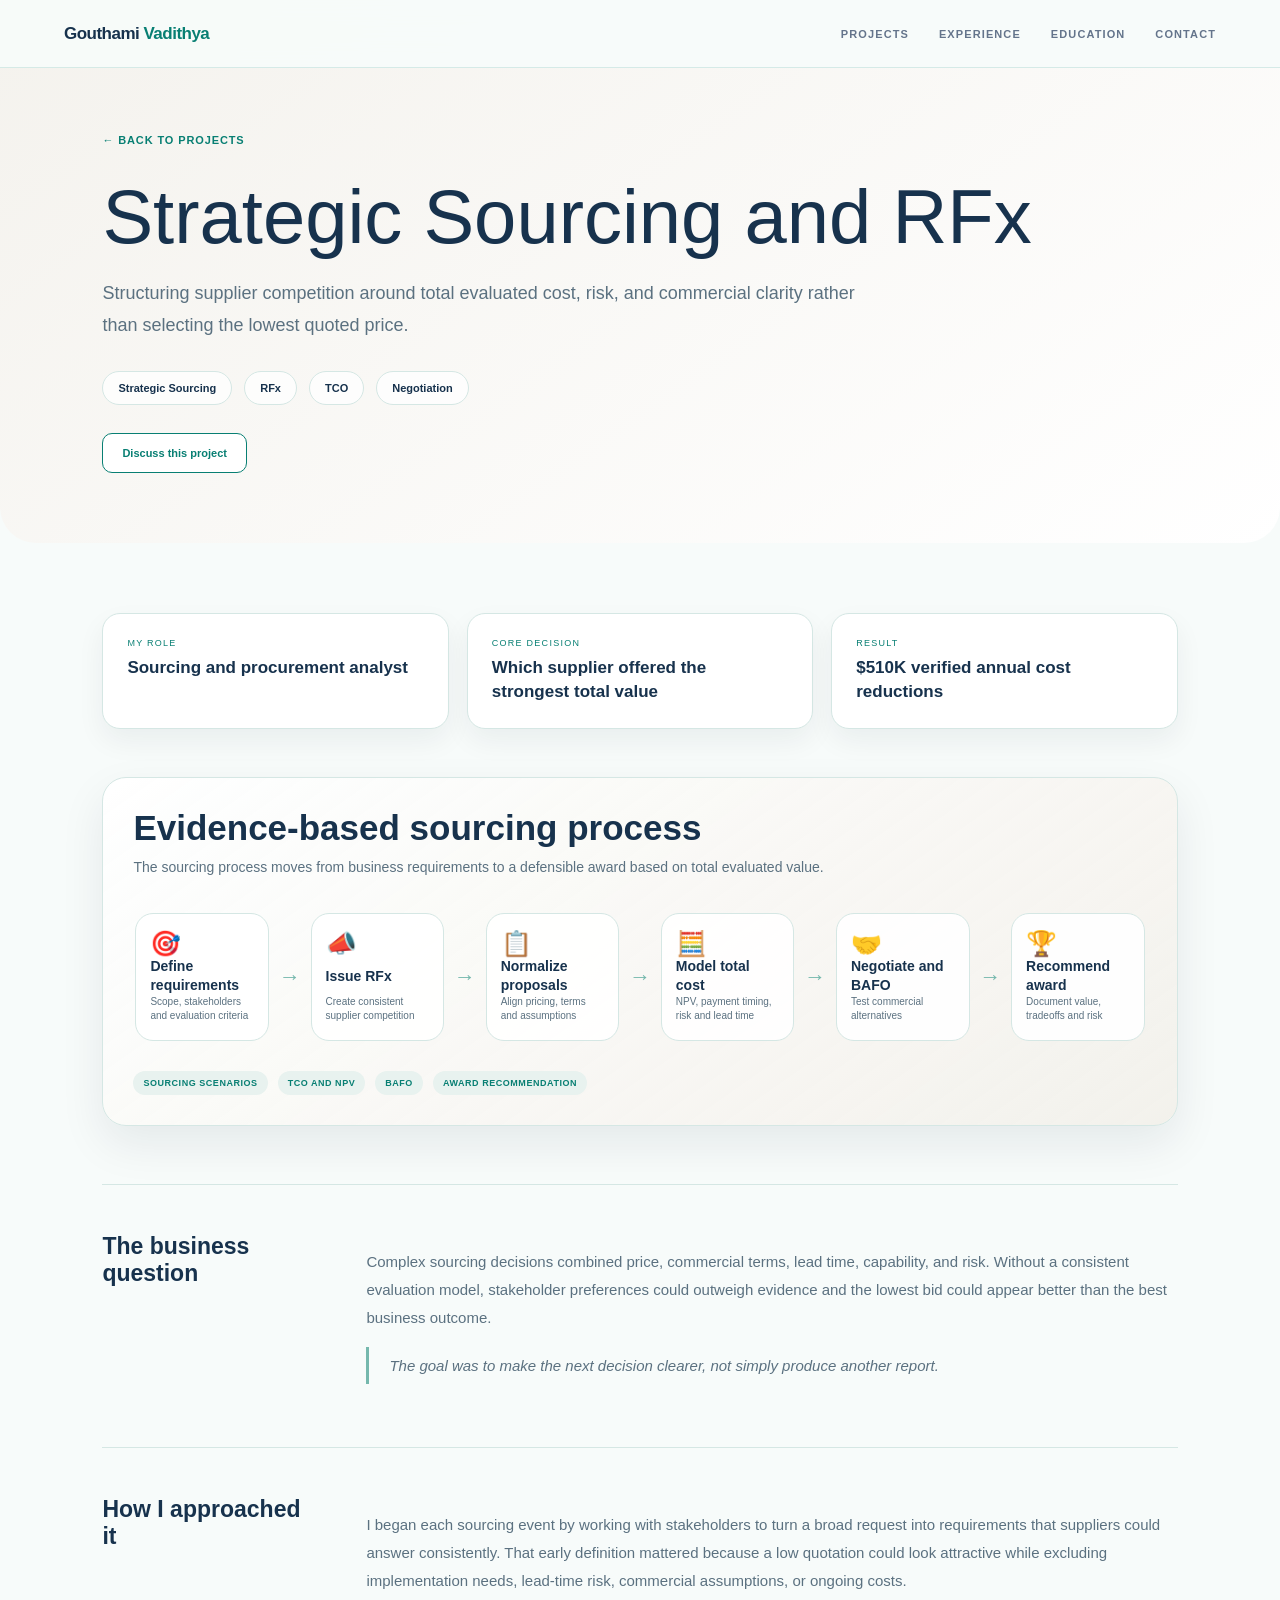
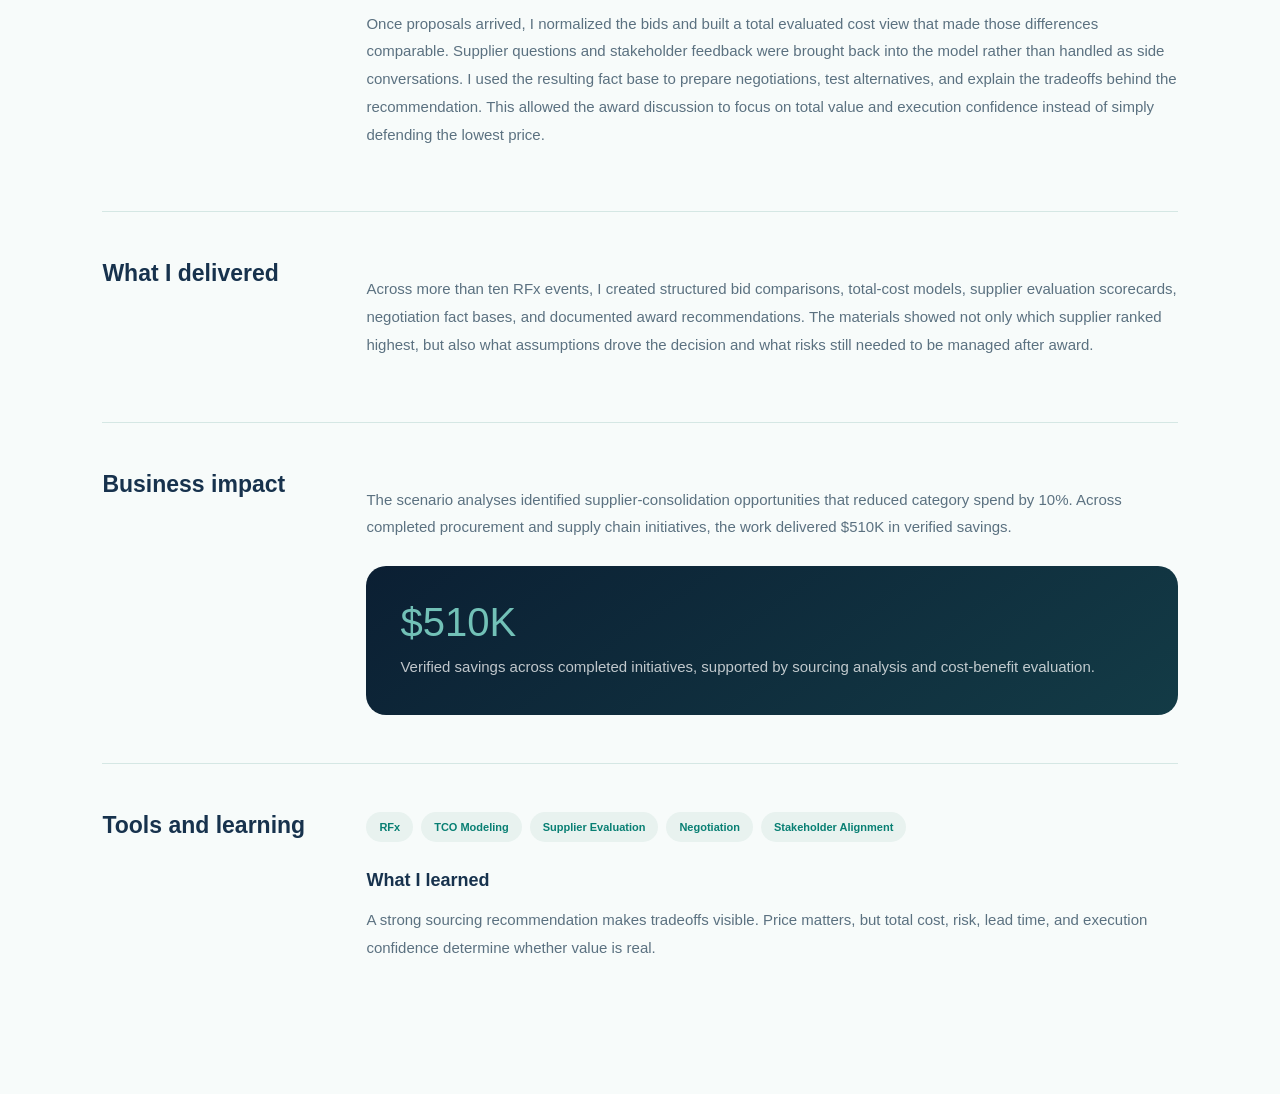
<file: projects/strategic-sourcing/index.html>
<!doctype html>
<html lang="en">
  <head>
    <meta charset="UTF-8" />
    <meta name="viewport" content="width=device-width,initial-scale=1" />
    <title>Strategic Sourcing and RFx | Gouthami Vadithya</title>
    <link rel="stylesheet" href="../../case-study.css" />
  </head>
  <body>
    <header class="top-nav">
      <a class="brand" href="../../">Gouthami <span>Vadithya</span></a>
      <nav>
        <a href="../../#projects">Projects</a
        ><a href="../../#experience">Experience</a
        ><a href="../../#education">Education</a
        ><a href="../../#contact">Contact</a>
      </nav>
    </header>
    <main>
      <section class="case-hero">
        <a class="case-back" href="../../#projects">← BACK TO PROJECTS</a>
        <h1>Strategic Sourcing and RFx</h1>
        <p>
          Structuring supplier competition around total evaluated cost, risk,
          and commercial clarity rather than selecting the lowest quoted price.
        </p>
        <div class="case-metrics">
          <span>Strategic Sourcing</span><span>RFx</span><span>TCO</span
          ><span>Negotiation</span>
        </div>
        <div class="case-actions">
          <a
            class="linkedin-link"
            href="https://www.linkedin.com/in/gouthami-vadithya/"
            target="_blank"
            rel="noreferrer"
            >Discuss this project</a
          >
        </div>
      </section>
      <div class="case-body">
        <div class="case-summary">
          <div class="summary-item">
            <span>My role</span
            ><strong>Sourcing and procurement analyst</strong>
          </div>
          <div class="summary-item">
            <span>Core decision</span
            ><strong>Which supplier offered the strongest total value</strong>
          </div>
          <div class="summary-item">
            <span>Result</span
            ><strong
              >$510K verified annual cost reductions</strong
            >
          </div>
        </div>
        <section class="process-visual">
          <h2>Evidence-based sourcing process</h2>
          <p>
            The sourcing process moves from business requirements to a
            defensible award based on total evaluated value.
          </p>
          <div
            class="project-flow"
            role="img"
            aria-label="Evidence-based sourcing process"
          >
            <div class="flow-node">
              <span class="flow-icon">🎯</span
              ><strong>Define requirements</strong
              ><small>Scope, stakeholders and evaluation criteria</small>
            </div>
            <span class="flow-arrow" aria-hidden="true">→</span>
            <div class="flow-node">
              <span class="flow-icon">📣</span><strong>Issue RFx</strong
              ><small>Create consistent supplier competition</small>
            </div>
            <span class="flow-arrow" aria-hidden="true">→</span>
            <div class="flow-node">
              <span class="flow-icon">📋</span
              ><strong>Normalize proposals</strong
              ><small>Align pricing, terms and assumptions</small>
            </div>
            <span class="flow-arrow" aria-hidden="true">→</span>
            <div class="flow-node">
              <span class="flow-icon">🧮</span><strong>Model total cost</strong
              ><small>NPV, payment timing, risk and lead time</small>
            </div>
            <span class="flow-arrow" aria-hidden="true">→</span>
            <div class="flow-node">
              <span class="flow-icon">🤝</span
              ><strong>Negotiate and BAFO</strong
              ><small>Test commercial alternatives</small>
            </div>
            <span class="flow-arrow" aria-hidden="true">→</span>
            <div class="flow-node">
              <span class="flow-icon">🏆</span><strong>Recommend award</strong
              ><small>Document value, tradeoffs and risk</small>
            </div>
          </div>
          <div class="visual-legend">
            <span>Sourcing scenarios</span><span>TCO and NPV</span
            ><span>BAFO</span><span>Award recommendation</span>
          </div>
        </section>
        <section class="case-section">
          <h2>The business question</h2>
          <div>
            <p>
              Complex sourcing decisions combined price, commercial terms, lead
              time, capability, and risk. Without a consistent evaluation model,
              stakeholder preferences could outweigh evidence and the lowest bid
              could appear better than the best business outcome.
            </p>
            <p class="case-note">
              The goal was to make the next decision clearer, not simply produce
              another report.
            </p>
          </div>
        </section>
        <section class="case-section">
          <h2>How I approached it</h2>
          <div>
            <p>
              I began each sourcing event by working with stakeholders to turn a
              broad request into requirements that suppliers could answer
              consistently. That early definition mattered because a low
              quotation could look attractive while excluding implementation
              needs, lead-time risk, commercial assumptions, or ongoing costs.
            </p>
            <p>
              Once proposals arrived, I normalized the bids and built a total
              evaluated cost view that made those differences comparable.
              Supplier questions and stakeholder feedback were brought back into
              the model rather than handled as side conversations. I used the
              resulting fact base to prepare negotiations, test alternatives,
              and explain the tradeoffs behind the recommendation. This allowed
              the award discussion to focus on total value and execution
              confidence instead of simply defending the lowest price.
            </p>
          </div>
        </section>
        <section class="case-section">
          <h2>What I delivered</h2>
          <div>
            <p>
              Across more than ten RFx events, I created structured bid
              comparisons, total-cost models, supplier evaluation scorecards,
              negotiation fact bases, and documented award recommendations. The
              materials showed not only which supplier ranked highest, but also
              what assumptions drove the decision and what risks still needed to
              be managed after award.
            </p>
          </div>
        </section>
        <section class="case-section">
          <h2>Business impact</h2>
          <div>
            <p>
              The scenario analyses identified supplier-consolidation
              opportunities that reduced category spend by 10%. Across completed
              procurement and supply chain initiatives, the work delivered $510K
              in verified savings.
            </p>
            <div class="impact-box">
              <strong>$510K</strong>
              <p>
                Verified savings across completed initiatives, supported by
                sourcing analysis and cost-benefit evaluation.
              </p>
            </div>
          </div>
        </section>
        <section class="case-section">
          <h2>Tools and learning</h2>
          <div>
            <div class="tool-row">
              <span>RFx</span><span>TCO Modeling</span
              ><span>Supplier Evaluation</span><span>Negotiation</span
              ><span>Stakeholder Alignment</span>
            </div>
            <h3>What I learned</h3>
            <p>
              A strong sourcing recommendation makes tradeoffs visible. Price
              matters, but total cost, risk, lead time, and execution confidence
              determine whether value is real.
            </p>
          </div>
        </section>
      </div>
    </main>
  </body>
</html>
</file>
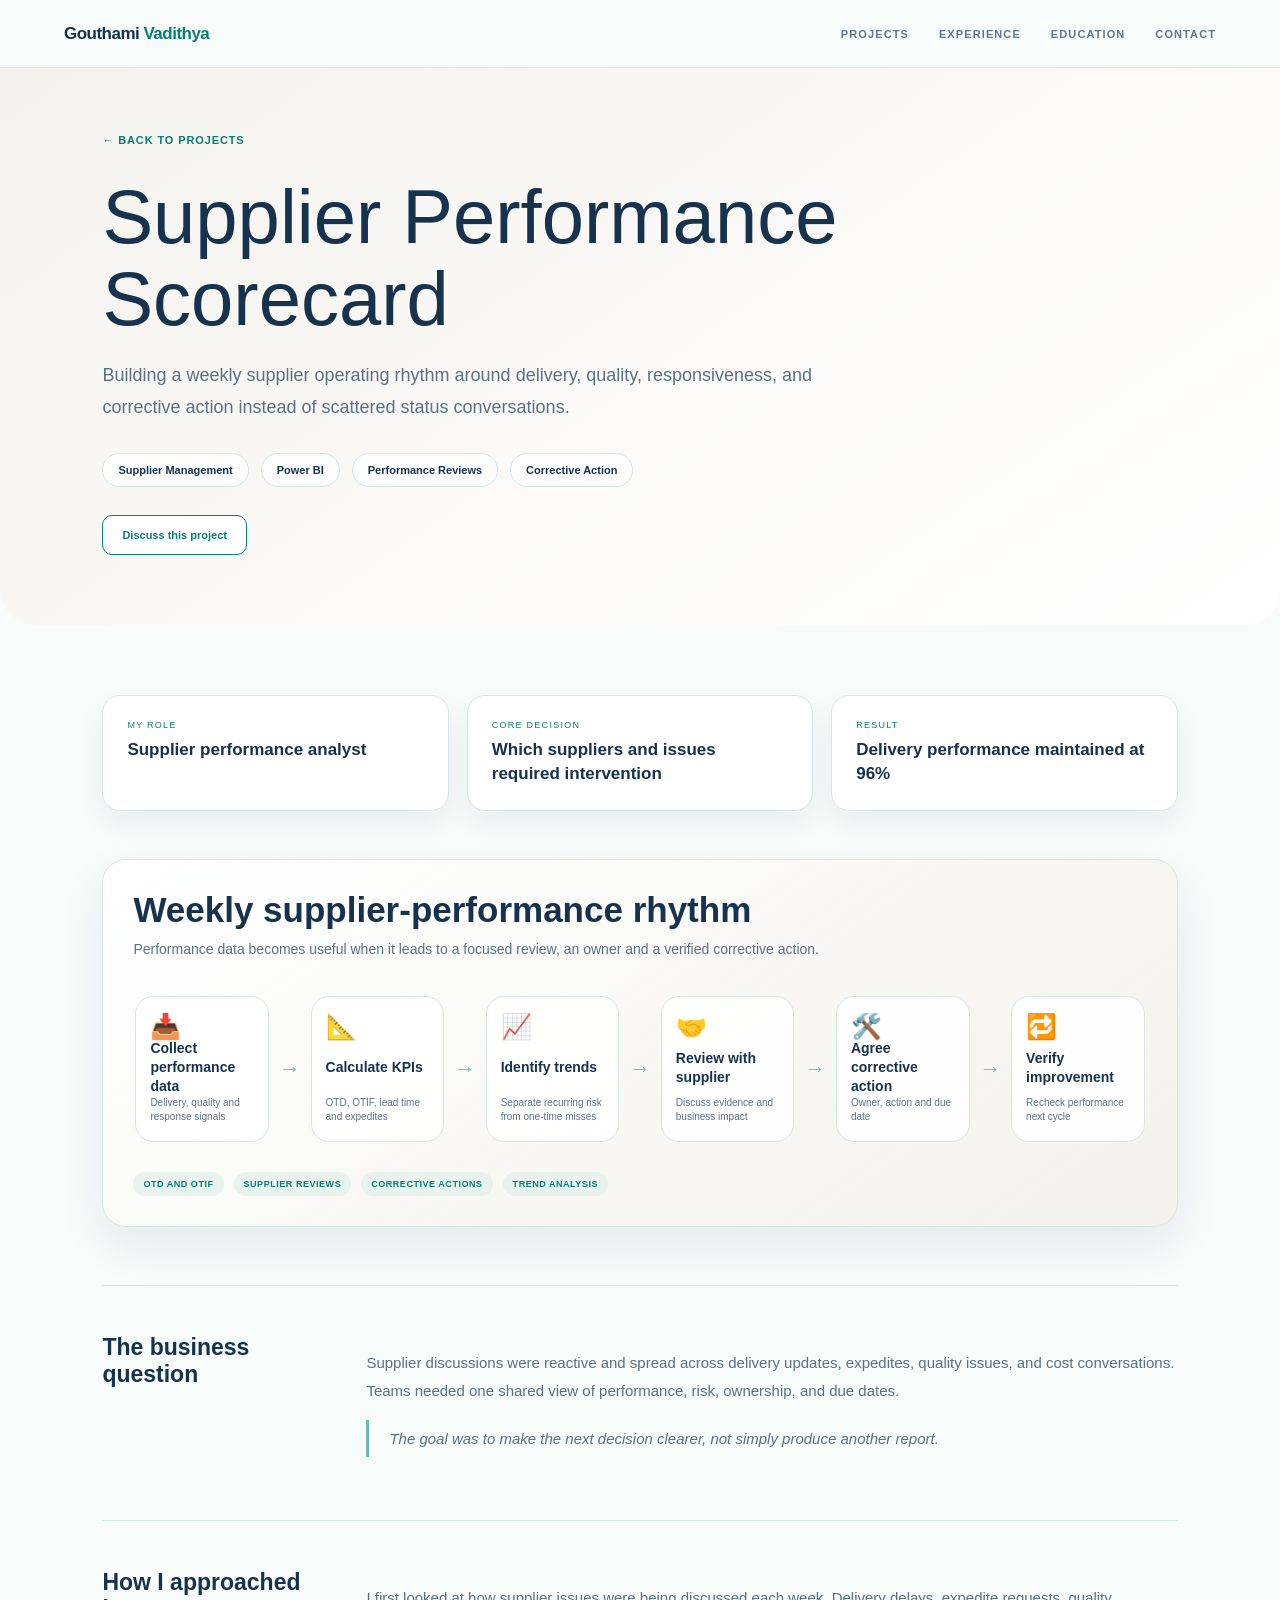
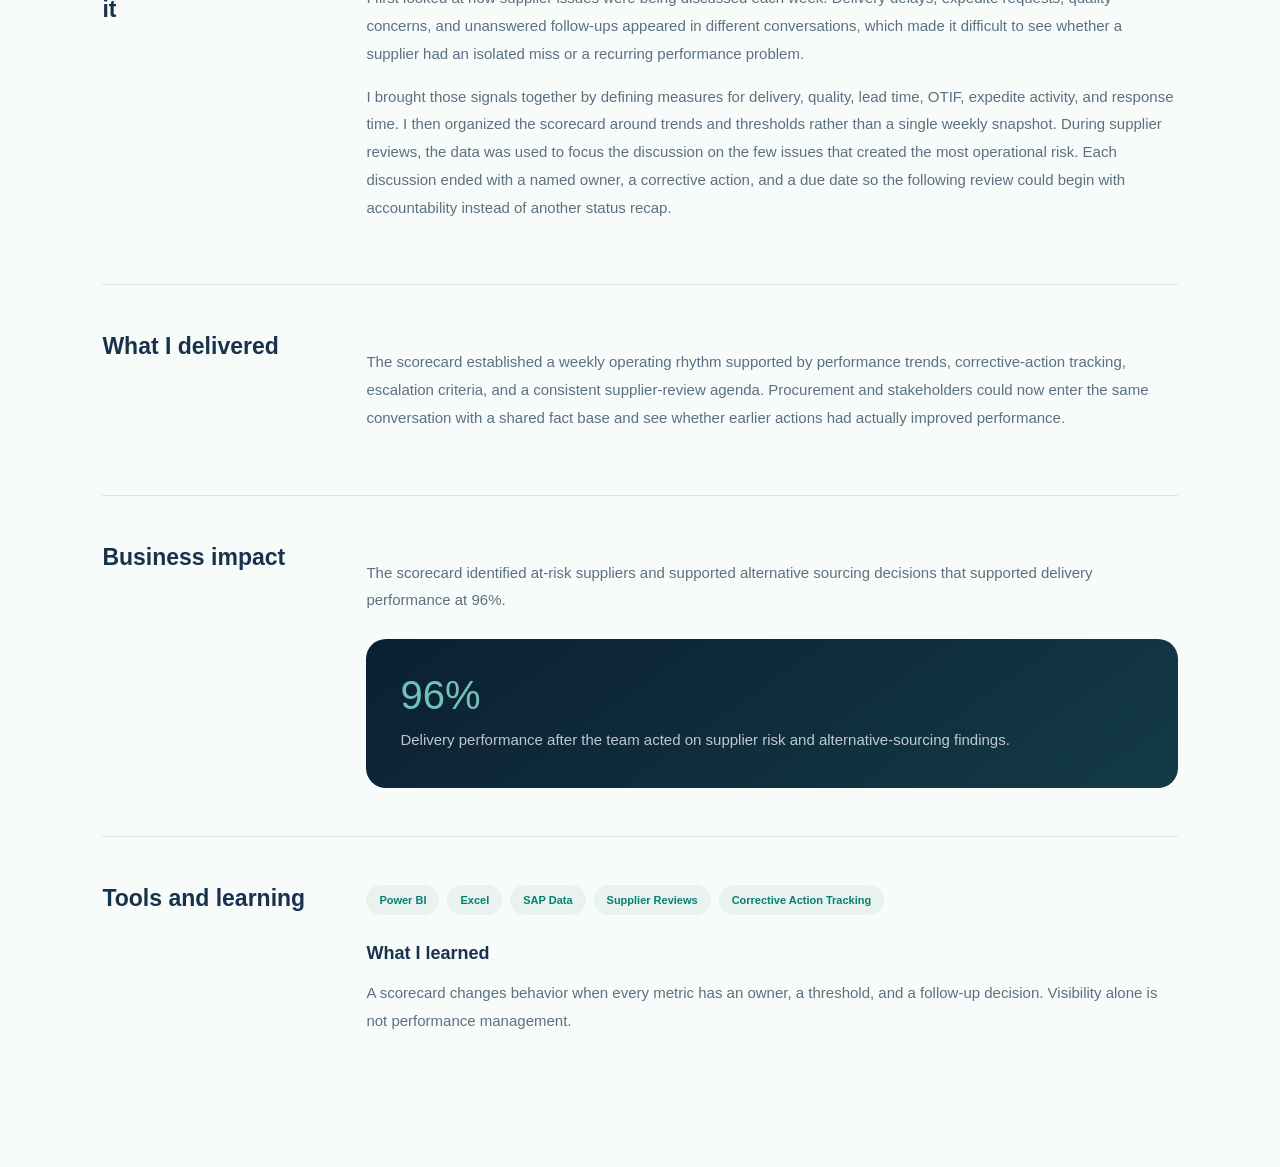
<file: projects/supplier-scorecard/index.html>
<!doctype html>
<html lang="en">
  <head>
    <meta charset="UTF-8" />
    <meta name="viewport" content="width=device-width,initial-scale=1" />
    <title>Supplier Performance Scorecard | Gouthami Vadithya</title>
    <link rel="stylesheet" href="../../case-study.css" />
  </head>
  <body>
    <header class="top-nav">
      <a class="brand" href="../../">Gouthami <span>Vadithya</span></a>
      <nav>
        <a href="../../#projects">Projects</a
        ><a href="../../#experience">Experience</a
        ><a href="../../#education">Education</a
        ><a href="../../#contact">Contact</a>
      </nav>
    </header>
    <main>
      <section class="case-hero">
        <a class="case-back" href="../../#projects">← BACK TO PROJECTS</a>
        <h1>Supplier Performance Scorecard</h1>
        <p>
          Building a weekly supplier operating rhythm around delivery, quality,
          responsiveness, and corrective action instead of scattered status
          conversations.
        </p>
        <div class="case-metrics">
          <span>Supplier Management</span><span>Power BI</span
          ><span>Performance Reviews</span><span>Corrective Action</span>
        </div>
        <div class="case-actions">
          <a
            class="linkedin-link"
            href="https://www.linkedin.com/in/gouthami-vadithya/"
            target="_blank"
            rel="noreferrer"
            >Discuss this project</a
          >
        </div>
      </section>
      <div class="case-body">
        <div class="case-summary">
          <div class="summary-item">
            <span>My role</span><strong>Supplier performance analyst</strong>
          </div>
          <div class="summary-item">
            <span>Core decision</span
            ><strong>Which suppliers and issues required intervention</strong>
          </div>
          <div class="summary-item">
            <span>Result</span
            ><strong>Delivery performance maintained at 96%</strong>
          </div>
        </div>
        <section class="process-visual">
          <h2>Weekly supplier-performance rhythm</h2>
          <p>
            Performance data becomes useful when it leads to a focused review,
            an owner and a verified corrective action.
          </p>
          <div
            class="project-flow"
            role="img"
            aria-label="Weekly supplier-performance rhythm"
          >
            <div class="flow-node">
              <span class="flow-icon">📥</span
              ><strong>Collect performance data</strong
              ><small>Delivery, quality and response signals</small>
            </div>
            <span class="flow-arrow" aria-hidden="true">→</span>
            <div class="flow-node">
              <span class="flow-icon">📐</span><strong>Calculate KPIs</strong
              ><small>OTD, OTIF, lead time and expedites</small>
            </div>
            <span class="flow-arrow" aria-hidden="true">→</span>
            <div class="flow-node">
              <span class="flow-icon">📈</span><strong>Identify trends</strong
              ><small>Separate recurring risk from one-time misses</small>
            </div>
            <span class="flow-arrow" aria-hidden="true">→</span>
            <div class="flow-node">
              <span class="flow-icon">🤝</span
              ><strong>Review with supplier</strong
              ><small>Discuss evidence and business impact</small>
            </div>
            <span class="flow-arrow" aria-hidden="true">→</span>
            <div class="flow-node">
              <span class="flow-icon">🛠️</span
              ><strong>Agree corrective action</strong
              ><small>Owner, action and due date</small>
            </div>
            <span class="flow-arrow" aria-hidden="true">→</span>
            <div class="flow-node">
              <span class="flow-icon">🔁</span
              ><strong>Verify improvement</strong
              ><small>Recheck performance next cycle</small>
            </div>
          </div>
          <div class="visual-legend">
            <span>OTD and OTIF</span><span>Supplier reviews</span
            ><span>Corrective actions</span><span>Trend analysis</span>
          </div>
        </section>
        <section class="case-section">
          <h2>The business question</h2>
          <div>
            <p>
              Supplier discussions were reactive and spread across delivery
              updates, expedites, quality issues, and cost conversations. Teams
              needed one shared view of performance, risk, ownership, and due
              dates.
            </p>
            <p class="case-note">
              The goal was to make the next decision clearer, not simply produce
              another report.
            </p>
          </div>
        </section>
        <section class="case-section">
          <h2>How I approached it</h2>
          <div>
            <p>
              I first looked at how supplier issues were being discussed each
              week. Delivery delays, expedite requests, quality concerns, and
              unanswered follow-ups appeared in different conversations, which
              made it difficult to see whether a supplier had an isolated miss
              or a recurring performance problem.
            </p>
            <p>
              I brought those signals together by defining measures for
              delivery, quality, lead time, OTIF, expedite activity, and
              response time. I then organized the scorecard around trends and
              thresholds rather than a single weekly snapshot. During supplier
              reviews, the data was used to focus the discussion on the few
              issues that created the most operational risk. Each discussion
              ended with a named owner, a corrective action, and a due date so
              the following review could begin with accountability instead of
              another status recap.
            </p>
          </div>
        </section>
        <section class="case-section">
          <h2>What I delivered</h2>
          <div>
            <p>
              The scorecard established a weekly operating rhythm supported by
              performance trends, corrective-action tracking, escalation
              criteria, and a consistent supplier-review agenda. Procurement and
              stakeholders could now enter the same conversation with a shared
              fact base and see whether earlier actions had actually improved
              performance.
            </p>
          </div>
        </section>
        <section class="case-section">
          <h2>Business impact</h2>
          <div>
            <p>
              The scorecard identified at-risk suppliers and supported
              alternative sourcing decisions that supported delivery performance
              at 96%.
            </p>
            <div class="impact-box">
              <strong>96%</strong>
              <p>
                Delivery performance after the team acted on supplier risk and
                alternative-sourcing findings.
              </p>
            </div>
          </div>
        </section>
        <section class="case-section">
          <h2>Tools and learning</h2>
          <div>
            <div class="tool-row">
              <span>Power BI</span><span>Excel</span><span>SAP Data</span
              ><span>Supplier Reviews</span
              ><span>Corrective Action Tracking</span>
            </div>
            <h3>What I learned</h3>
            <p>
              A scorecard changes behavior when every metric has an owner, a
              threshold, and a follow-up decision. Visibility alone is not
              performance management.
            </p>
          </div>
        </section>
      </div>
    </main>
  </body>
</html>
</file>
<file: styles.css>
:root{--navy:#0b1f33;--blue:#0f766e;--sky:#2f8f83;--coral:#b88a44;--ink:#182230;--mid:#586474;--light:#dfe3e6;--off:#f4f2ed;--serif:"Playfair Display",Georgia,serif;--sans:"Outfit",Arial,sans-serif}
*{box-sizing:border-box}
html{scroll-behavior:smooth}
body{margin:0;color:var(--ink);font-family:var(--sans);background:#fff}
a{text-decoration:none;color:inherit}
.top-nav{position:fixed;inset:0 0 auto;z-index:20;height:64px;background:rgba(255,255,255,.94);backdrop-filter:blur(12px);border-bottom:1px solid #e8edf3;display:flex;align-items:center;justify-content:space-between;padding:0 clamp(24px,6vw,90px)}
.brand{font:600 17px var(--serif);color:var(--navy)}
.brand span{color:var(--blue)}
nav{display:flex;align-items:center;gap:30px}
nav a{font-size:11px;font-weight:600;letter-spacing:.1em;text-transform:uppercase;color:#64748b}
nav a:hover{color:var(--blue)}
nav .social{border:1px solid var(--light);border-radius:50%;display:grid;place-items:center;width:30px;height:30px;text-transform:none;font-size:13px}
.hero{min-height:100vh;padding:110px clamp(24px,7vw,105px) 60px;display:flex;align-items:center;justify-content:space-between;gap:60px}
.hero-copy{max-width:680px}
.badge{display:inline-block;background:#edf4ff;color:var(--blue);border-radius:30px;padding:8px 15px;font-size:10px;font-weight:600;letter-spacing:.11em;text-transform:uppercase;margin-bottom:24px}
.hero h1{font:400 clamp(48px,6vw,86px)/1.08 var(--serif);color:var(--navy);margin:0 0 24px}
.hero h1 em,.section h2 em{color:var(--blue);font-weight:400}
.hero-copy>p{font-size:18px;font-weight:300;color:var(--mid);line-height:1.75;max-width:610px}
.chips{display:flex;flex-wrap:wrap;gap:8px;margin:27px 0 30px}
.chips span{background:#f1f5f9;border-radius:20px;padding:8px 12px;color:#526175;font-size:11px}
.actions{display:flex;gap:14px}
.btn{padding:14px 26px;border-radius:7px;font-size:12px;font-weight:600;letter-spacing:.05em}
.primary{background:var(--sky);color:#fff;box-shadow:0 5px 18px rgba(60,120,189,.25)}
.outline{border:1px solid var(--blue);color:var(--blue)}
.btn:hover{transform:translateY(-2px)}
.photo-frame{width:290px;height:380px;position:relative;flex:none}
.photo-frame:before{content:"";position:absolute;inset:-12px -12px 12px 12px;border:2px solid #b8d1ea;border-radius:24px}
.photo-frame img{position:relative;width:100%;height:100%;object-fit:cover;object-position:center top;border-radius:24px;display:block}
.section{padding:90px clamp(24px,7vw,105px)}
.eyebrow{color:var(--blue);font-size:10px;font-weight:600;letter-spacing:.2em;text-transform:uppercase;margin:0 0 8px}
.section h2{font:400 clamp(34px,4vw,54px)/1.15 var(--serif);margin:0;color:var(--ink)}
.rule{width:38px;border-top:3px solid var(--sky);margin:15px 0 42px}
.about-copy{max-width:800px}
.about-copy p{font-size:16px;font-weight:300;line-height:1.95;color:var(--mid);margin-bottom:18px}
.about-copy strong{color:var(--ink)}
.worked{margin-top:45px}
.worked small{font-size:9px;letter-spacing:.17em;color:#8290a2}
.work-logos{display:flex;gap:28px;align-items:center;flex-wrap:wrap;margin-top:18px}
.logo{width:78px;height:42px;border-radius:8px;display:grid;place-items:center;font-size:12px;font-weight:700;letter-spacing:.06em;color:#fff;box-shadow:0 3px 12px rgba(0,0,0,.08)}
.nyra{background:#1e4774}
.pragathi{background:#23756e}
.srb{background:#b36b36}
.diginique{background:#6e55a5}
.projects{background:var(--off)}
.section-intro{max-width:620px;color:var(--mid);line-height:1.8;font-weight:300;margin-bottom:34px}
.project-grid{display:grid;grid-template-columns:repeat(3,minmax(0,1fr));gap:20px}
.project-card{background:#fff;border:1px solid var(--light);border-radius:15px;overflow:hidden;box-shadow:0 3px 15px rgba(30,58,95,.06);transition:.25s;display:flex;flex-direction:column}
.project-card:hover{transform:translateY(-5px);box-shadow:0 12px 30px rgba(30,58,95,.13)}
.project-image{width:100%;aspect-ratio:16/9;object-fit:cover;display:block;border-bottom:1px solid var(--light)}
.project-visual{height:210px;padding:24px;display:flex;align-items:flex-end;justify-content:space-between;color:#fff;position:relative;overflow:hidden}
.project-visual:before,.project-visual:after{content:"";position:absolute;border-radius:50%;background:rgba(255,255,255,.12)}
.project-visual:before{width:240px;height:240px;right:-70px;top:-90px}
.project-visual:after{width:130px;height:130px;left:-30px;bottom:-50px}
.project-visual span,.project-visual strong{position:relative;z-index:1}
.project-visual span{font-size:10px;letter-spacing:.16em}
.project-visual strong{font:400 50px var(--serif)}
.visual-one{background:linear-gradient(135deg,#17365d,#3c78bd)}
.visual-two{background:linear-gradient(135deg,#17675f,#57a69a)}
.visual-three{background:linear-gradient(135deg,#68468e,#a77acc)}
.visual-four{background:linear-gradient(135deg,#a05736,#e79a62)}
.visual-five{background:linear-gradient(135deg,#1f4f7a,#60a5a1)}
.visual-six{background:linear-gradient(135deg,#4f3d74,#d0738a)}
.card-body{padding:20px;display:flex;flex-direction:column;flex:1}
.tag{font-size:9px;text-transform:uppercase;letter-spacing:.14em;color:var(--blue);font-weight:600}
.card-body h3{font:600 20px/1.3 var(--serif);margin:9px 0;color:var(--ink)}
.card-body p{font-size:13px;font-weight:300;line-height:1.65;color:#657184;margin:0 0 15px}
.card-body b{display:block;margin-top:auto;color:#4d6480;font-size:10px;letter-spacing:.04em;font-weight:500}
.read-more{display:block;margin-top:12px;color:var(--blue);font-size:11px;font-weight:600}
.read-more:after{content:"  →"}
.project-filters{display:flex;flex-wrap:wrap;gap:10px;margin:0 0 28px}
.filter-button{appearance:none;border:1px solid rgba(11,31,51,.16);border-radius:999px;padding:10px 16px;background:rgba(255,255,255,.72);color:#43505f;font:500 11px var(--sans);cursor:pointer;transition:background .22s ease,color .22s ease,transform .22s ease,border-color .22s ease}
.filter-button:hover{transform:translateY(-2px);border-color:rgba(15,118,110,.45)}
.filter-button.active{background:var(--navy);border-color:var(--navy);color:#fff}
.project-card.filtered-out{display:none}
.top-nav nav a.active{color:var(--blue)}
.top-nav nav a.active:not(.social):after{content:"";display:block;width:100%;height:2px;margin-top:4px;border-radius:2px;background:var(--blue)}
.experience{background:#fff}
.timeline{max-width:1040px;position:relative;padding-left:72px}
.timeline:before{content:"";position:absolute;left:28px;top:24px;bottom:24px;width:2px;background:linear-gradient(var(--blue),rgba(15,118,110,.12))}
.timeline article{display:grid;grid-template-columns:180px 1fr;gap:35px;border-top:1px solid var(--light);padding:38px 0}
.period{font-size:10px;color:#7b8796;letter-spacing:.08em;padding-top:7px}
.exp-head{display:flex;gap:18px;align-items:center}
.company-logo{width:58px;height:58px;border-radius:11px;display:grid;place-items:center;color:#fff;font-size:11px;font-weight:700;flex:none}
.exp-head h3{font:600 22px var(--serif);margin:0 0 4px}
.exp-head h4{font-size:12px;color:var(--mid);font-weight:400;margin:0}
.exp-main ul{padding-left:20px;margin-top:20px}
.exp-main li{font-size:14px;color:var(--mid);font-weight:300;line-height:1.75;margin-bottom:10px}
.contact{background:var(--navy);color:#fff;display:grid;grid-template-columns:1fr 1fr;gap:80px}
.contact .eyebrow{color:#a8cbee}
.contact h2{color:#fff}
.contact h2 em{color:#a8cbee}
.contact>div>p:last-child{color:rgba(255,255,255,.62);font-weight:300;line-height:1.8}
.contact-links{display:flex;flex-direction:column;gap:14px}
.contact-links a{border:1px solid rgba(255,255,255,.13);padding:19px 22px;border-radius:10px;font-size:14px}
.contact-links a:hover{background:rgba(255,255,255,.06)}
.contact-links span{display:block;color:#a8cbee;font-size:9px;letter-spacing:.15em;margin-bottom:6px}
footer{background:#102a49;color:rgba(255,255,255,.35);padding:25px clamp(24px,7vw,105px);display:flex;justify-content:space-between;font-size:10px;letter-spacing:.08em}
footer a{color:rgba(255,255,255,.55)}
@media(max-width:1050px){.project-grid{grid-template-columns:repeat(2,minmax(0,1fr))}
}
@media(max-width:820px){nav a:not(.social){display:none}
.hero{flex-direction:column-reverse;text-align:center;padding-top:100px}
.hero-copy>p{margin-inline:auto}
.chips,.actions{justify-content:center}
.photo-frame{width:220px;height:285px}
.project-grid{grid-template-columns:1fr}
.timeline article{grid-template-columns:1fr;gap:12px}
.contact{grid-template-columns:1fr;gap:40px}
}
@media(max-width:480px){.section{padding:65px 20px}
.hero{padding-inline:20px}
.hero h1{font-size:44px}
.actions{flex-direction:column}
.photo-frame{width:190px;height:245px}
}

/* Floating editorial treatment */
body{
  background:
    radial-gradient(circle at 12% 10%,rgba(15,118,110,.1),transparent 28rem),
    radial-gradient(circle at 88% 28%,rgba(184,138,68,.08),transparent 32rem),
    #f4f2ed;
}
.top-nav{
  inset:14px clamp(16px,4vw,60px) auto;
  height:58px;
  border:1px solid rgba(255,255,255,.75);
  border-radius:999px;
  padding:0 24px;
  background:rgba(255,255,255,.72);
  box-shadow:0 12px 35px rgba(31,53,79,.1);
  backdrop-filter:blur(22px) saturate(150%);
}
.hero{
  min-height:calc(100vh - 24px);
  margin:12px;
  border:1px solid rgba(255,255,255,.82);
  border-radius:34px;
  background:rgba(255,255,255,.62);
  box-shadow:0 25px 70px rgba(25,54,93,.09);
  overflow:hidden;
  position:relative;
}
.hero:before,.hero:after{
  content:"";
  position:absolute;
  border-radius:50%;
  filter:blur(1px);
  pointer-events:none;
}
.hero:before{
  width:360px;
  height:360px;
  right:-130px;
  top:80px;
  background:rgba(15,118,110,.1);
}
.hero:after{
  width:260px;
  height:260px;
  left:-100px;
  bottom:-120px;
  background:rgba(184,138,68,.08);
}
.hero-copy,.photo-frame{z-index:1}
.badge,.chips span{
  background:rgba(255,255,255,.76);
  border:1px solid rgba(15,118,110,.13);
  box-shadow:0 8px 22px rgba(31,53,79,.06);
  backdrop-filter:blur(14px);
}
.btn{transition:transform .25s ease,box-shadow .25s ease,background .25s ease}
.primary{
  background:linear-gradient(135deg,#0b1f33,#174461);
  box-shadow:0 12px 28px rgba(11,31,51,.24);
}
.outline{background:rgba(255,255,255,.62);backdrop-filter:blur(12px)}
.photo-frame{
  filter:drop-shadow(0 24px 30px rgba(30,58,95,.18));
  animation:portraitFloat 7s ease-in-out infinite;
}
.photo-frame:before{
  background:rgba(255,255,255,.24);
  backdrop-filter:blur(12px);
  box-shadow:0 16px 40px rgba(60,120,189,.1);
}
.section{
  width:calc(100% - 24px);
  margin:12px;
  border:1px solid rgba(255,255,255,.8);
  border-radius:32px;
  background:rgba(255,255,255,.7);
  box-shadow:0 20px 55px rgba(31,53,79,.07);
}
.projects{
  background:linear-gradient(145deg,rgba(246,249,252,.94),rgba(255,255,255,.78));
}
.project-grid{perspective:1200px}
.project-card{
  border:1px solid rgba(255,255,255,.9);
  border-radius:22px;
  background:rgba(255,255,255,.86);
  box-shadow:0 18px 38px rgba(31,53,79,.1),inset 0 1px 0 rgba(255,255,255,.8);
  backdrop-filter:blur(18px);
  transform:perspective(1000px) rotateX(var(--tilt-x,0deg)) rotateY(var(--tilt-y,0deg)) translateY(0);
  transition:transform .38s cubic-bezier(.2,.7,.2,1),box-shadow .38s ease;
}
.project-card:nth-child(3n+2){margin-top:18px}
.project-card:hover{
  transform:perspective(1000px) rotateX(var(--tilt-x,0deg)) rotateY(var(--tilt-y,0deg)) translateY(-10px) scale(1.018);
  box-shadow:0 30px 60px rgba(31,53,79,.18);
}
.project-image{
  border:0;
  transition:transform .55s cubic-bezier(.2,.7,.2,1),filter .35s ease;
}
.project-card:hover .project-image{transform:scale(1.035);filter:saturate(1.04)}
.timeline article{
  position:relative;
  grid-template-columns:1fr;
  border:1px solid rgba(226,232,240,.8);
  border-radius:22px;
  padding:30px;
  margin-bottom:18px;
  background:rgba(255,255,255,.72);
  box-shadow:0 14px 34px rgba(31,53,79,.06);
  transition:transform .3s ease,box-shadow .3s ease;
}
.timeline article:before{display:none}
.timeline-icon{position:absolute;left:-65px;top:39px;width:42px;height:42px;border-radius:13px;background:linear-gradient(145deg,#fff,#e8f2ef);border:1px solid rgba(15,118,110,.22);box-shadow:0 9px 20px rgba(11,31,51,.13);display:grid;place-items:center;color:var(--blue);transition:transform .3s ease,background .3s ease}
.timeline-icon svg{width:22px;height:22px;fill:none;stroke:currentColor;stroke-width:1.8;stroke-linecap:round;stroke-linejoin:round}
.timeline article:hover .timeline-icon,.timeline article.expanded .timeline-icon{transform:translateY(-3px) scale(1.06);background:linear-gradient(145deg,#e8f2ef,#fff)}
.exp-date{margin:7px 0 0;color:var(--blue);font-size:9px;font-weight:600;letter-spacing:.09em;text-transform:uppercase}
.experience-summary{margin:20px 0 0;color:var(--mid);font-size:14px;font-weight:300;line-height:1.8;max-width:820px}
.timeline article:hover{transform:translateY(-5px);box-shadow:0 22px 45px rgba(31,53,79,.11)}
.education-card{
  max-width:980px;
  display:grid;
  grid-template-columns:92px 1fr;
  gap:28px;
  align-items:start;
  padding:34px;
  border:1px solid rgba(226,232,240,.82);
  border-radius:24px;
  background:rgba(255,255,255,.78);
  box-shadow:0 18px 42px rgba(31,53,79,.08);
  transition:transform .3s ease,box-shadow .3s ease;
}
.education-card:hover{transform:translateY(-5px);box-shadow:0 26px 52px rgba(31,53,79,.12)}
.education-mark{
  width:76px;
  height:76px;
  display:grid;
  place-items:center;
  border-radius:20px;
  color:#fff;
  background:linear-gradient(145deg,#0b1f33,#0f766e);
  box-shadow:0 14px 28px rgba(23,54,93,.2);
  font:600 16px var(--serif);
  letter-spacing:.08em;
}
.education-mark img{
  display:block;
  width:100%;
  height:100%;
  object-fit:contain;
  border-radius:16px;
}
.education-date{font-size:10px;color:#78879a;letter-spacing:.1em}
.education-copy h3{font:600 24px/1.35 var(--serif);margin:9px 0 5px;color:var(--ink)}
.education-copy h4{font-size:14px;color:var(--blue);font-weight:500;margin:0 0 14px}
.education-copy p{font-size:14px;color:var(--mid);font-weight:300;line-height:1.75;max-width:760px;margin:0}
.contact{
  background:linear-gradient(145deg,#0b1f33,#133b46);
  box-shadow:0 28px 65px rgba(23,54,93,.2);
}
.contact-links a{
  background:rgba(255,255,255,.06);
  backdrop-filter:blur(12px);
  transition:transform .25s ease,background .25s ease;
}
.contact-links a:hover{transform:translateX(6px);background:rgba(255,255,255,.11)}
.reveal{
  opacity:0;
  transform:translateY(34px) scale(.985);
  transition:opacity .75s ease,transform .75s cubic-bezier(.2,.7,.2,1);
}
.reveal.visible{opacity:1;transform:none}
footer{margin-top:12px}
@keyframes portraitFloat{
  0%,100%{transform:translateY(0) rotate(-.4deg)}
  50%{transform:translateY(-12px) rotate(.4deg)}
}
@media(prefers-reduced-motion:reduce){
  *,*:before,*:after{animation:none!important;scroll-behavior:auto!important;transition:none!important}
  .reveal{opacity:1;transform:none}
}
@media(max-width:1050px){
  .project-card:nth-child(3n+2){margin-top:0}
}
@media(max-width:820px){
  .top-nav{inset:10px 12px auto}
  .hero{margin:8px;border-radius:26px}
  .section{width:calc(100% - 16px);margin:8px;border-radius:26px}
  .project-card:nth-child(n){transform:none}
  .education-card{grid-template-columns:1fr;padding:25px}
  .timeline{padding-left:42px}
  .timeline:before{left:14px}
  .timeline-icon{left:-48px;width:36px;height:36px;border-radius:11px}
  .timeline-icon svg{width:19px;height:19px}
}

/* Compact editorial project gallery */
.projects.section{padding-inline:clamp(24px,3.2vw,58px)}
.project-grid{grid-template-columns:repeat(5,minmax(0,1fr));gap:18px;align-items:start}
.project-card:nth-child(n){margin-top:0}
.project-card{border-radius:18px}
.project-image{aspect-ratio:16/9}
.project-image-wrap{position:relative;overflow:hidden;background:#dfe3e6}
.project-hover-label{position:absolute;left:50%;top:50%;z-index:2;transform:translate(-50%,-42%);width:max-content;max-width:88%;padding:10px 14px;border-radius:999px;background:rgba(255,255,255,.88);color:var(--navy);box-shadow:0 10px 28px rgba(11,31,51,.18);backdrop-filter:blur(10px);font-size:10px;font-weight:600;letter-spacing:.04em;opacity:0;transition:opacity .3s ease,transform .35s ease}
.project-image-wrap:after{content:"";position:absolute;inset:0;background:rgba(25,34,44,.16);opacity:0;transition:opacity .35s ease}
.project-card:hover .project-image,.project-card:focus-visible .project-image{filter:grayscale(.82) contrast(.92);transform:scale(1.045)}
.project-card:hover .project-image-wrap:after,.project-card:focus-visible .project-image-wrap:after{opacity:1}
.project-card:hover .project-hover-label,.project-card:focus-visible .project-hover-label{opacity:1;transform:translate(-50%,-50%)}
.card-body{padding:16px 17px 18px}
.card-body h3{font-size:16px;line-height:1.32;margin:8px 0}
.card-body p{font-size:11.5px;line-height:1.58;margin-bottom:12px}
.card-body b{font-size:9px;line-height:1.45}
.read-more{font-size:10px;margin-top:10px}

@media(max-width:1450px){
  .project-grid{grid-template-columns:repeat(4,minmax(0,1fr))}
}
@media(max-width:1150px){
  .project-grid{grid-template-columns:repeat(3,minmax(0,1fr))}
}
@media(max-width:820px){
  .project-grid{grid-template-columns:repeat(2,minmax(0,1fr));gap:14px}
}
@media(max-width:560px){
  .project-grid{grid-template-columns:1fr}
}
@media(hover:none){
  .project-hover-label{display:none}
}

/* Continuous executive homepage */
:root{
  --navy:#14233b;
  --blue:#3f6f70;
  --sky:#557f7b;
  --coral:#a77b55;
  --ink:#1d2938;
  --mid:#606b78;
  --light:#dce1df;
  --off:#f5f3ee;
}
body{
  background:#fff;
  color:var(--ink);
}
.top-nav{
  inset:0 0 auto;
  height:72px;
  padding:0 clamp(24px,5vw,86px);
  border:0;
  border-bottom:1px solid rgba(20,35,59,.1);
  border-radius:0;
  background:rgba(255,255,255,.9);
  box-shadow:0 8px 28px rgba(20,35,59,.05);
}
.hero{
  width:100%;
  min-height:790px;
  margin:0;
  padding:145px clamp(32px,7vw,120px) 95px;
  border:0;
  border-radius:0;
  background:
    radial-gradient(circle at 88% 27%,rgba(63,111,112,.12),transparent 25rem),
    linear-gradient(135deg,#faf9f6 0%,#fff 58%,#f0f3f1 100%);
  box-shadow:none;
}
.hero:before{width:300px;height:300px;right:-100px;top:110px;background:rgba(63,111,112,.08)}
.hero:after{width:220px;height:220px;left:-95px;bottom:-90px;background:rgba(167,123,85,.07)}
.hero-copy{max-width:800px}
.hero h1{font-size:clamp(50px,5.15vw,78px)}
.hero-name{display:inline-block;white-space:nowrap;color:var(--blue)}
.hero-copy>p{max-width:710px;font-size:17px}
.badge{background:rgba(255,255,255,.82);color:var(--blue)}
.primary{background:var(--navy)}
.outline{background:transparent}
.photo-frame{width:300px;height:395px}
.section{
  width:100%;
  margin:0;
  padding:105px clamp(32px,7vw,120px);
  border:0;
  border-top:1px solid rgba(20,35,59,.08);
  border-radius:0;
  box-shadow:none;
  background:#fff;
}
.about{background:#fff}
.projects,.projects.section{
  padding:105px clamp(28px,4vw,68px);
  background:#f5f6f4;
}
.experience{background:#fff}
.education{background:#f8f7f3}
.contact.section{
  margin:0;
  padding:100px clamp(32px,7vw,120px);
  border-radius:0;
  border-top:0;
  background:linear-gradient(135deg,#14233b,#24484c);
  box-shadow:none;
}
.about-copy{max-width:920px}
.about-copy p{font-size:17px;line-height:1.9}
.project-card{
  border:1px solid rgba(20,35,59,.09);
  background:#fff;
  box-shadow:0 12px 30px rgba(20,35,59,.07);
  backdrop-filter:none;
}
.timeline article,.education-card{
  background:#fff;
  border-color:rgba(20,35,59,.1);
  box-shadow:0 12px 32px rgba(20,35,59,.06);
}
.reveal{
  transform:translateY(24px);
}
footer{
  margin-top:0;
  background:#0f1d31;
}
@media(max-width:1180px){
  .hero-name{font-size:.88em}
  .hero{gap:35px}
}
@media(max-width:920px){
  .hero-name{white-space:normal}
}
@media(max-width:820px){
  .top-nav{inset:0;height:64px;border-radius:0}
  .hero{width:100%;min-height:auto;margin:0;padding:105px 24px 75px;border-radius:0}
  .section,.projects.section{width:100%;margin:0;padding:78px 24px;border-radius:0}
  .contact.section{padding:78px 24px}
}

/* Warm continuous portfolio theme */
:root{
  --navy:#28262b;
  --blue:#7b4351;
  --sky:#965869;
  --coral:#ad8658;
  --ink:#29272b;
  --mid:#69646a;
  --light:#ddd5cc;
  --off:#f5f0e9;
}
body{
  background:#f6f1ea;
}
main{
  background:
    radial-gradient(circle at 88% 7%,rgba(123,67,81,.09),transparent 31rem),
    radial-gradient(circle at 8% 34%,rgba(173,134,88,.07),transparent 28rem),
    #f6f1ea;
}
.top-nav{
  color:var(--ink);
  background:rgba(250,247,242,.94);
  border-bottom-color:rgba(41,39,43,.1);
}
.brand{color:var(--navy)}
.brand span,.hero h1 em,.section h2 em{color:var(--blue)}
nav a:hover,nav a.active,.eyebrow{color:var(--blue)}
.hero{
  min-height:680px;
  padding-top:125px;
  padding-bottom:72px;
  background:transparent;
}
.hero:before{
  background:rgba(123,67,81,.08);
}
.hero:after{
  background:rgba(173,134,88,.08);
}
.hero-copy>p{
  color:#625d63;
  max-width:720px;
}
.badge,.chips span{
  background:rgba(255,252,247,.78);
  border-color:rgba(123,67,81,.14);
}
.primary{
  background:#343038;
}
.outline{
  border-color:var(--blue);
  color:var(--blue);
}
.photo-frame:before{
  border-color:rgba(123,67,81,.28);
}
.section,.projects.section,.about,.projects,.experience,.education{
  background:transparent;
  border:0;
  box-shadow:none;
}
.section,.projects.section{
  padding-top:82px;
  padding-bottom:82px;
}
.section:not(.contact){
  position:relative;
}
.section:not(.contact):before{
  content:"";
  position:absolute;
  top:0;
  left:clamp(32px,7vw,120px);
  right:clamp(32px,7vw,120px);
  height:1px;
  background:rgba(41,39,43,.1);
}
.about-copy p{
  color:#625d63;
}
.rule{
  border-color:var(--blue);
}
.project-card{
  border-color:rgba(41,39,43,.1);
  box-shadow:0 11px 26px rgba(41,39,43,.07);
}
.tag,.read-more,.exp-date{
  color:var(--blue);
}
.filter-button.active{
  background:var(--navy);
  border-color:var(--navy);
}
.timeline:before{
  display:none;
}
.timeline article:not(:last-child):before{
  content:"";
  display:block;
  position:absolute;
  z-index:0;
  left:-44px;
  top:60px;
  width:2px;
  height:calc(100% + 18px);
  background:rgba(123,67,81,.28);
}
.timeline-icon{
  z-index:3;
  opacity:1!important;
  visibility:visible!important;
  backface-visibility:hidden;
  -webkit-backface-visibility:hidden;
  transform:translateZ(0);
  will-change:transform;
  isolation:isolate;
}
.timeline-icon{
  color:var(--blue);
  background:linear-gradient(145deg,#fffaf4,#eee3dc);
  border-color:rgba(123,67,81,.2);
}
.education-mark{
  background:linear-gradient(145deg,#343038,#7b4351);
}
.publications-heading{display:flex;justify-content:space-between;align-items:flex-start;gap:40px}
.scholar-summary{display:grid;grid-template-columns:auto auto;gap:5px 12px;align-items:baseline;min-width:170px;padding-top:8px}
.scholar-summary strong{font:600 25px var(--serif);color:var(--blue)}
.scholar-summary span{font-size:10px;color:var(--mid);letter-spacing:.05em}
.publication-list{display:grid;grid-template-columns:repeat(2,minmax(0,1fr));gap:18px;max-width:1180px}
.publication-card{position:relative;display:grid;grid-template-columns:58px 1fr auto;gap:20px;padding:28px;border:1px solid rgba(41,39,43,.1);border-radius:18px;background:rgba(255,255,255,.72);box-shadow:0 11px 28px rgba(41,39,43,.06);transition:transform .3s ease,box-shadow .3s ease,border-color .3s ease}
.publication-card:hover{transform:translateY(-5px);border-color:rgba(123,67,81,.32);box-shadow:0 20px 38px rgba(41,39,43,.1)}
.publication-year{width:52px;height:52px;display:grid;place-items:center;border-radius:14px;background:#eee3dc;color:var(--blue);font-size:11px;font-weight:600}
.publication-copy span{display:block;color:var(--blue);font-size:9px;font-weight:600;letter-spacing:.09em;text-transform:uppercase}
.publication-copy h3{font:600 19px/1.38 var(--serif);margin:8px 0;color:var(--ink)}
.publication-copy p{color:var(--mid);font-size:12.5px;font-weight:300;line-height:1.7;margin:0 0 13px}
.publication-copy small{color:#7d7478;font-size:10px}
.publication-arrow{color:var(--blue);font-size:18px}
.scholar-link{display:inline-block;margin-top:24px;color:var(--blue);font-size:11px;font-weight:600;letter-spacing:.04em;border-bottom:1px solid rgba(123,67,81,.3);padding-bottom:4px}
.contact.section{
  background:linear-gradient(135deg,#28262b,#4f323a);
}
footer{
  background:#201f23;
}
@media(max-width:820px){
  .hero{padding-top:105px;padding-bottom:60px}
  .section,.projects.section{padding-top:68px;padding-bottom:68px}
  .section:not(.contact):before{left:24px;right:24px}
  .publications-heading{display:block}.scholar-summary{margin:-18px 0 30px}.publication-list{grid-template-columns:1fr}.publication-card{grid-template-columns:48px 1fr auto;padding:22px;gap:14px}.publication-year{width:44px;height:44px}
  .timeline article:not(:last-child):before{left:-30px;top:57px}
}

/* Continuous slate and teal theme */
:root{
  --navy:#12263a;
  --blue:#2f6f6d;
  --sky:#4d8b88;
  --coral:#c39a5b;
  --ink:#172534;
  --mid:#5f6f7d;
  --light:#d8e1e5;
  --off:#eef3f4;
}
body{background:#f7f9f8}
main{
  background:
    radial-gradient(circle at 92% 8%,rgba(47,111,109,.10),transparent 28rem),
    radial-gradient(circle at 4% 34%,rgba(195,154,91,.07),transparent 24rem),
    linear-gradient(180deg,#f9fbfa 0%,#f3f7f6 48%,#f8faf9 100%);
}
.top-nav{
  background:rgba(248,250,249,.92);
  border-bottom-color:rgba(18,38,58,.08);
}
.brand{color:var(--navy)}
.brand span,.hero h1 em,.section h2 em,.eyebrow,nav a:hover,nav a.active{color:var(--blue)}
.hero{
  min-height:620px;
  padding-top:118px;
  padding-bottom:58px;
  background:transparent;
}
.hero:before{background:rgba(47,111,109,.08)}
.hero:after{background:rgba(195,154,91,.08)}
.hero-copy>p,.about-copy p{color:var(--mid)}
.badge,.chips span{
  color:#315f5e;
  background:rgba(255,255,255,.72);
  border:1px solid rgba(47,111,109,.14);
}
.primary{background:var(--navy)}
.outline{border-color:var(--blue);color:var(--blue)}
.photo-frame:before{border-color:rgba(47,111,109,.25)}
.section,.projects.section,.about,.projects,.experience,.publications,.education,.beyond{
  background:transparent;
  border:0;
  box-shadow:none;
}
.section,.projects.section{
  padding-top:68px;
  padding-bottom:68px;
}
.section:not(.contact):before{display:none}
.about{padding-top:42px}
.about:after,.projects:after,.experience:after,.publications:after,.education:after{
  content:"";
  display:block;
  width:min(1180px,100%);
  height:1px;
  margin:68px auto -68px;
  background:linear-gradient(90deg,transparent,rgba(18,38,58,.11),transparent);
}
.rule{border-color:var(--coral)}
.project-card,.publication-card,.timeline article,.education-card,.beyond-card{
  border-color:rgba(18,38,58,.09);
  background:rgba(255,255,255,.78);
  box-shadow:0 12px 30px rgba(18,38,58,.055);
}
.project-card:hover,.publication-card:hover,.beyond-card:hover{
  border-color:rgba(47,111,109,.28);
  box-shadow:0 18px 40px rgba(18,38,58,.10);
}
.tag,.read-more,.exp-date,.publication-copy span,.publication-arrow,.scholar-link,.scholar-summary strong{color:var(--blue)}
.filter-button.active{background:var(--navy);border-color:var(--navy)}
.timeline article:not(:last-child):before{background:rgba(47,111,109,.26)}
.timeline-icon{
  color:var(--blue);
  background:linear-gradient(145deg,#fff,#e4efed);
  border-color:rgba(47,111,109,.2);
}
.education-mark{background:linear-gradient(145deg,var(--navy),var(--blue))}
.publication-year{background:#e4efed;color:var(--blue)}
.contact.section{background:linear-gradient(135deg,#12263a,#245452)}
footer{background:#0d1d2c}
.beyond{padding-bottom:82px}
.beyond .section-intro{max-width:680px}
.beyond-grid{display:grid;grid-template-columns:repeat(3,minmax(0,1fr));gap:18px;max-width:1180px}
.beyond-card{
  position:relative;
  min-height:0;
  padding:0 24px 25px;
  border:1px solid rgba(18,38,58,.09);
  border-radius:18px;
  overflow:hidden;
  transition:transform .3s ease,box-shadow .3s ease,border-color .3s ease;
}
.beyond-card:hover{transform:translateY(-6px)}
.beyond-photo{display:block;width:calc(100% + 48px);height:155px;margin:0 -24px 20px;object-fit:cover}
.beyond-card:nth-child(3) .beyond-photo{object-position:center 48%}
.beyond-card>span{position:absolute;right:17px;top:17px;color:#fff;font-size:10px;font-weight:600;letter-spacing:.14em;background:rgba(18,38,58,.65);padding:6px 8px;border-radius:999px;backdrop-filter:blur(5px)}
.beyond-icon{
  width:38px;height:38px;border-radius:11px;display:grid;place-items:center;
  color:var(--blue);background:#e4efed;margin-bottom:18px;
}
.beyond-icon svg{width:19px;height:19px;fill:none;stroke:currentColor;stroke-width:1.7;stroke-linecap:round;stroke-linejoin:round}
.beyond-card h3{font:600 23px var(--serif);margin:0 0 13px;color:var(--ink)}
.beyond-card p{margin:0;color:var(--mid);font-size:13.5px;font-weight:300;line-height:1.75}
.timeline-icon.company-mark{overflow:hidden;background:#fff;padding:5px;border-radius:13px}
.timeline-icon.company-mark img{display:block;width:100%;height:100%;object-fit:contain}
.timeline-icon.lhh-mark{background:#fff}
.timeline-icon.nyra-mark{padding:3px}
.timeline-icon.initials-mark{
  display:grid!important;
  place-items:center;
  font-size:9px;
  line-height:1;
  font-weight:800;
  letter-spacing:.02em;
  color:#fff!important;
  padding:0;
  opacity:1!important;
  visibility:visible!important;
  text-rendering:geometricPrecision;
}
.timeline-icon.pmi-mark{background:#2f7f78}
.timeline-icon.srb-mark{background:#b96f34}
.timeline-icon.dtl-mark{background:#7254a5}
.timeline-icon.pmi-mark,
.timeline-icon.srb-mark,
.timeline-icon.dtl-mark{
  padding:3px;
  background:#fff;
}
.timeline article:hover .timeline-icon.initials-mark,
.timeline article.expanded .timeline-icon.initials-mark{
  color:#fff!important;
}
.timeline article.reveal{opacity:1;transform:none}
@media(max-width:980px){
  nav{gap:19px}
  nav a{font-size:9px}
  .beyond-grid{grid-template-columns:1fr}
  .beyond-card{min-height:0}
}
@media(max-width:820px){
  .hero{padding-top:100px;padding-bottom:45px}
  .section,.projects.section{padding-top:54px;padding-bottom:54px}
  .about{padding-top:28px}
  .about:after,.projects:after,.experience:after,.publications:after,.education:after{margin:54px auto -54px}
}

/* Bright professional theme */
:root{
  --navy:#26445c;
  --blue:#168b8b;
  --sky:#46a9c6;
  --coral:#57b7a5;
  --ink:#243746;
  --mid:#647989;
  --light:#d8e8eb;
  --off:#f6fbfa;
}
body{
  background:
    radial-gradient(circle at 8% 8%,rgba(194,235,224,.4),transparent 28rem),
    radial-gradient(circle at 92% 18%,rgba(172,229,235,.42),transparent 31rem),
    linear-gradient(180deg,#ffffff 0%,#f5fbfa 48%,#f8fcff 100%);
}
.top-nav{
  background:rgba(255,255,255,.92);
  border-bottom-color:rgba(70,169,198,.18);
  box-shadow:0 8px 30px rgba(70,169,198,.08);
}
.badge{background:#e9f8f8;color:#157d7d}
.chips span{background:#f1faf9;border:1px solid #d9efed;color:#486b72}
.primary{
  background:linear-gradient(135deg,#168b8b,#46a9c6);
  box-shadow:0 10px 25px rgba(70,169,198,.24);
}
.outline{background:rgba(255,255,255,.62)}
.projects{background:rgba(240,249,248,.72)}
.section,.projects.section{background-color:transparent}
.project-card,.publication-card,.timeline article,.education-card,.beyond-card{
  background:rgba(255,255,255,.9);
  border-color:rgba(70,169,198,.18);
  box-shadow:0 12px 30px rgba(70,169,198,.09);
}
.project-card:hover,.publication-card:hover,.timeline article:hover,.education-card:hover,.beyond-card:hover{
  border-color:rgba(22,139,139,.3);
  box-shadow:0 20px 42px rgba(70,169,198,.15);
}
.filter-button{background:#fff;border-color:#cfe5e7}
.filter-button.active{
  background:linear-gradient(135deg,#168b8b,#46a9c6);
  border-color:transparent;
}
.publication-year,.beyond-icon{background:#e9f8f8;color:#168b8b}
.education-mark{background:linear-gradient(145deg,#46a9c6,#168b8b)}
.about:after,.projects:after,.experience:after,.publications:after,.education:after{
  background:linear-gradient(90deg,transparent,rgba(70,169,198,.2),transparent);
}
.contact.section{
  color:var(--ink);
  background:
    radial-gradient(circle at 85% 20%,rgba(148,218,207,.32),transparent 23rem),
    linear-gradient(135deg,#eaf9f8,#f4f8ff);
  border-top:1px solid rgba(70,169,198,.16);
}
.contact .eyebrow,.contact h2 em,.contact-links span{color:#168b8b}
.contact h2{color:var(--ink)}
.contact>div>p:last-child{color:var(--mid)}
.contact-links a{
  background:rgba(255,255,255,.64);
  border-color:rgba(22,139,139,.2);
}
.contact-links a:hover{background:#fff;border-color:rgba(22,139,139,.38)}
footer{
  color:#607885;
  background:#e8f6f5;
  border-top:1px solid rgba(70,169,198,.16);
}
footer a{color:#168b8b}

/* Original procurement studio identity */
:root{
  --serif:"Manrope",Arial,sans-serif;
  --sans:"DM Sans",Arial,sans-serif;
  --navy:#17324d;
  --blue:#087f73;
  --sky:#4ba89c;
  --coral:#75b8ad;
  --ink:#17324d;
  --mid:#5b7180;
  --light:#d5e7e4;
  --off:#f2f8f7;
}
body{
  background:#f7fbfa;
  font-family:var(--sans);
}
main{background:transparent}
.top-nav{
  height:68px;
  background:rgba(247,251,250,.94);
  border-bottom:1px solid rgba(8,127,115,.14);
  box-shadow:none;
}
.brand{font-family:var(--serif);font-weight:800;letter-spacing:-.03em}
.hero{
  min-height:700px;
  padding-top:125px;
  background:linear-gradient(135deg,#eef8f6 0%,#ffffff 62%);
}
.hero:before,.hero:after{display:none}
.hero-copy{max-width:850px}
.hero h1{
  display:flex;
  flex-direction:column;
  gap:13px;
  margin-bottom:26px;
  font-family:var(--serif);
  font-style:normal;
  line-height:1;
  letter-spacing:-.055em;
}
.hero-role{
  color:var(--blue);
  font:700 13px/1.2 var(--sans);
  letter-spacing:.14em;
  text-transform:uppercase;
}
.hero-name,
.hero h1 em{
  display:block;
  color:var(--navy);
  font-style:normal;
  font-weight:800;
  white-space:nowrap;
}
.hero-copy>p{
  max-width:700px;
  font-size:18px;
  line-height:1.75;
  color:#526b78;
}
.badge{
  border:1px solid rgba(8,127,115,.18);
  border-radius:8px;
  background:#fff;
}
.chips span{border-radius:7px;background:#eaf6f3}
.btn{border-radius:8px}
.primary{background:#087f73}
.outline{background:#fff}
.photo-frame:before{
  inset:-14px 14px 14px -14px;
  border:0;
  border-radius:18px;
  background:#b9ded6;
}
.photo-frame img{border-radius:18px}
.section h2{
  font-family:var(--serif);
  font-weight:800;
  letter-spacing:-.045em;
}
.section h2 em{
  color:inherit;
  font-style:normal;
  font-weight:800;
}
.eyebrow{
  display:inline-flex;
  padding:6px 10px;
  border-radius:6px;
  background:#e4f3f0;
}
.work-logos .nyra{background:#17324d}
.work-logos .pragathi{background:#087f73}
.work-logos .srb{background:#3179a5}
.work-logos .diginique{background:#4ba89c}
.rule{
  width:64px;
  border-top-width:4px;
  border-color:#087f73;
}
.project-grid{gap:16px}
.project-card{
  border-radius:10px;
  box-shadow:0 8px 24px rgba(23,50,77,.07);
}
.project-image-wrap,.project-image{border-radius:0}
.card-body h3{font-family:var(--serif);font-weight:700;letter-spacing:-.02em}
.timeline article,.education-card,.publication-card,.beyond-card{
  border-radius:12px;
}
.timeline article{
  border-left:4px solid #b7ded7;
}
.timeline-icon.company-mark{
  border-radius:10px;
  box-shadow:0 6px 18px rgba(23,50,77,.12);
}
.contact.section{
  background:linear-gradient(135deg,#e7f5f2,#f4f8ff);
}
footer{background:#17324d;color:rgba(255,255,255,.7)}
footer a{color:#9ee1d7}
@media(max-width:920px){
  .hero-name,.hero h1 em{white-space:normal}
}

/* Fixed education logo sizing */
.education-card{
  grid-template-columns:76px minmax(0,1fr);
  align-items:center;
}
.education-mark{
  width:76px!important;
  min-width:76px;
  max-width:76px;
  height:76px!important;
  min-height:76px;
  max-height:76px;
  padding:0;
  overflow:hidden;
  border-radius:16px;
  background:#fff;
}
.education-mark img{
  display:block!important;
  width:76px!important;
  min-width:76px;
  max-width:76px;
  height:76px!important;
  min-height:76px;
  max-height:76px;
  object-fit:contain!important;
  border-radius:14px;
}
@media(max-width:820px){
  .education-card{grid-template-columns:76px minmax(0,1fr)}
}
</file>
<file: case-study.css>
@import url("styles.css");
.case-hero{padding:130px clamp(24px,8vw,130px) 70px;background:linear-gradient(145deg,#f4f2ed,#fff);border-radius:0 0 36px 36px}
.case-back{color:var(--blue);font-size:11px;font-weight:600;letter-spacing:.08em}
.case-hero h1{font:400 clamp(42px,6vw,76px)/1.08 var(--serif);color:var(--navy);max-width:1000px;margin:28px 0 20px}
.case-hero>p{max-width:780px;color:var(--mid);font-size:18px;font-weight:300;line-height:1.75}
.case-metrics{display:flex;gap:12px;flex-wrap:wrap;margin-top:30px}
.case-metrics span{background:rgba(255,255,255,.78);border:1px solid var(--light);border-radius:25px;padding:10px 15px;color:var(--navy);font-size:11px;font-weight:600}
.case-actions{display:flex;gap:12px;flex-wrap:wrap;margin-top:28px}
.case-actions a{padding:13px 19px;border-radius:10px;font-size:11px;font-weight:600}
.case-actions .deck-link{background:var(--navy);color:#fff;box-shadow:0 10px 24px rgba(11,31,51,.18)}
.case-actions .linkedin-link{border:1px solid var(--blue);color:var(--blue);background:#fff}
.case-cover{width:calc(100% - 48px);max-width:1260px;aspect-ratio:16/7;object-fit:cover;display:block;margin:28px auto 0;border-radius:28px;box-shadow:0 26px 65px rgba(11,31,51,.16)}
.case-caption{display:block;text-align:center;color:#7c8794;font-size:10px;margin:10px 0 0}
.case-body{padding:70px clamp(24px,8vw,130px);max-width:1280px;margin:auto}
.case-summary{display:grid;grid-template-columns:repeat(3,1fr);gap:18px;margin-bottom:48px}
.summary-item{padding:24px;border:1px solid var(--light);border-radius:18px;background:#fff;box-shadow:0 12px 28px rgba(11,31,51,.06)}
.summary-item span{display:block;font-size:9px;letter-spacing:.14em;color:var(--blue);text-transform:uppercase;margin-bottom:8px}
.summary-item strong{font:600 17px/1.4 var(--serif);color:var(--ink)}
.case-section{display:grid;grid-template-columns:210px 1fr;gap:54px;border-top:1px solid var(--light);padding:48px 0}
.case-section h2{font:600 23px var(--serif);margin:0;color:var(--navy)}
.case-section h3{font:600 18px var(--serif);color:var(--ink);margin:28px 0 8px}
.case-section p,.case-section li{color:var(--mid);font-size:15px;font-weight:300;line-height:1.85}
.case-section ul,.case-section ol{margin:0;padding-left:20px}
.case-section li{margin-bottom:9px}
.decision-grid{display:grid;grid-template-columns:repeat(2,1fr);gap:16px;margin-top:22px}
.decision-card{padding:22px;border:1px solid var(--light);border-radius:16px;background:#fff}
.decision-card strong{font:600 16px var(--serif);color:var(--navy)}
.decision-card p{font-size:13px;margin:8px 0 0}
.impact-box{background:linear-gradient(145deg,#0b1f33,#133b46);color:#fff;border-radius:20px;padding:34px;margin-top:25px}
.impact-box strong{display:block;color:#72c1b7;font:400 40px var(--serif);margin-bottom:8px}
.impact-box p{color:rgba(255,255,255,.74);margin:0}
.tool-row{display:flex;flex-wrap:wrap;gap:8px}
.tool-row span{background:#e8f2ef;color:var(--blue);border-radius:20px;padding:9px 13px;font-size:11px;font-weight:600}
.case-note{border-left:3px solid var(--coral);padding:5px 0 5px 20px;font:italic 18px/1.7 var(--serif);color:var(--navy)}
.process-visual{margin:34px 0 58px;padding:30px;border:1px solid var(--light);border-radius:24px;background:linear-gradient(145deg,rgba(255,255,255,.95),rgba(242,239,232,.78));box-shadow:0 18px 45px rgba(11,31,51,.08)}
.process-visual h2{margin:0 0 8px;font:600 clamp(25px,3vw,35px) var(--serif);color:var(--navy)}
.process-visual>p{margin:0 0 26px;color:var(--mid);font-size:14px;line-height:1.7;max-width:760px}
.project-flow{display:flex;align-items:stretch;gap:10px;overflow-x:auto;padding:8px 2px 14px;scrollbar-width:thin}
.flow-node{flex:1 0 132px;min-height:128px;padding:18px 14px;border:1px solid var(--light);border-radius:18px;background:rgba(255,255,255,.94);display:flex;flex-direction:column;justify-content:space-between;transition:transform .25s ease,box-shadow .25s ease,border-color .25s ease}
.flow-node:hover{transform:translateY(-5px);border-color:rgba(15,118,110,.48);box-shadow:0 14px 28px rgba(11,31,51,.11)}
.flow-icon{font-size:1.55rem;line-height:1}
.flow-node strong{font:600 14px/1.35 var(--serif);color:var(--navy)}
.flow-node small{color:var(--mid);font-size:10px;line-height:1.35}
.flow-arrow{align-self:center;color:var(--coral);font-size:1.35rem;font-weight:700;flex:0 0 auto}
.visual-legend{display:flex;flex-wrap:wrap;gap:10px;margin-top:16px}
.visual-legend span{font-size:9px;font-weight:600;letter-spacing:.06em;text-transform:uppercase;padding:7px 10px;border-radius:999px;background:#e8f2ef;color:var(--blue)}
.next-project{display:flex;justify-content:space-between;align-items:center;padding:28px;border-radius:18px;background:#fff;border:1px solid var(--light);margin-top:30px}
@media(max-width:800px){.case-section{grid-template-columns:1fr;gap:14px}.case-summary,.decision-grid{grid-template-columns:1fr}.case-cover{width:calc(100% - 24px);border-radius:18px}.case-body{padding-top:48px}.process-visual{padding:22px 18px;margin-bottom:42px}.project-flow{display:grid;grid-template-columns:1fr}.flow-node{min-height:102px}.flow-arrow{transform:rotate(90deg);justify-self:center}}
</file>
